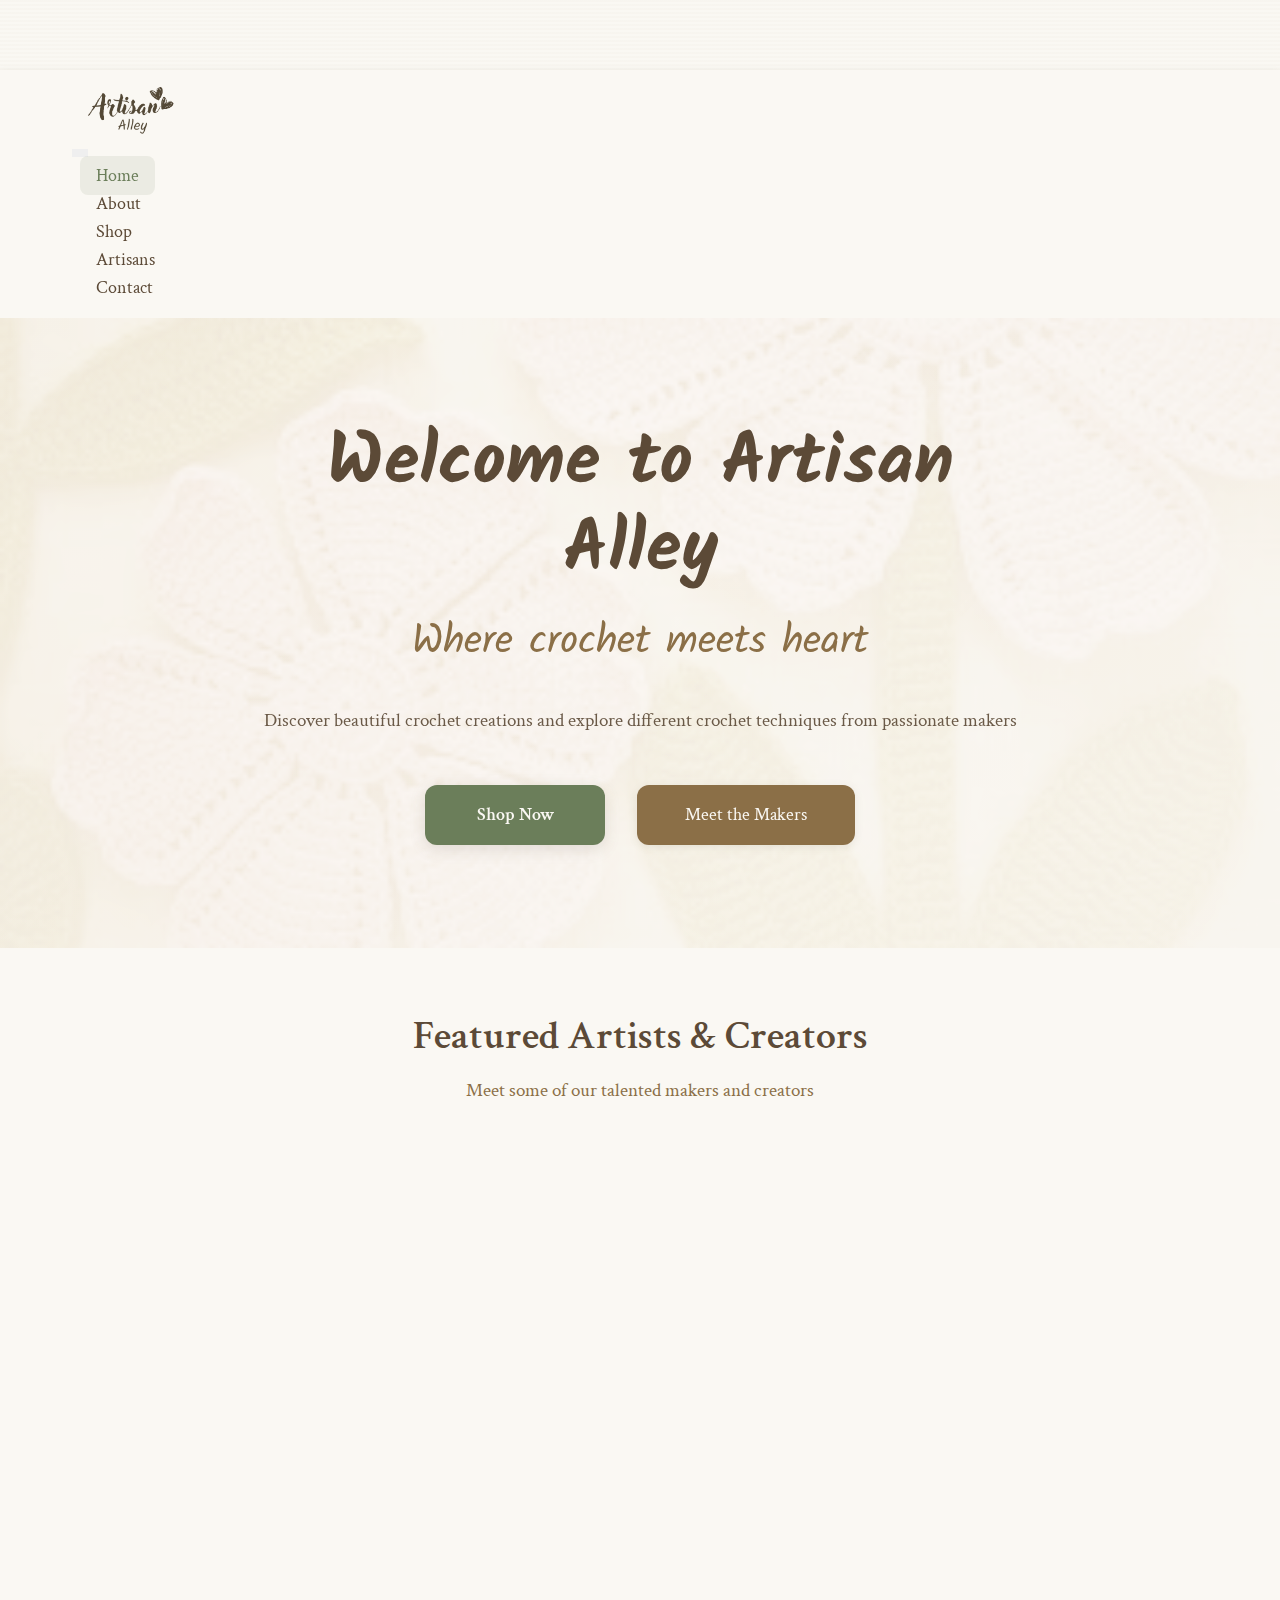
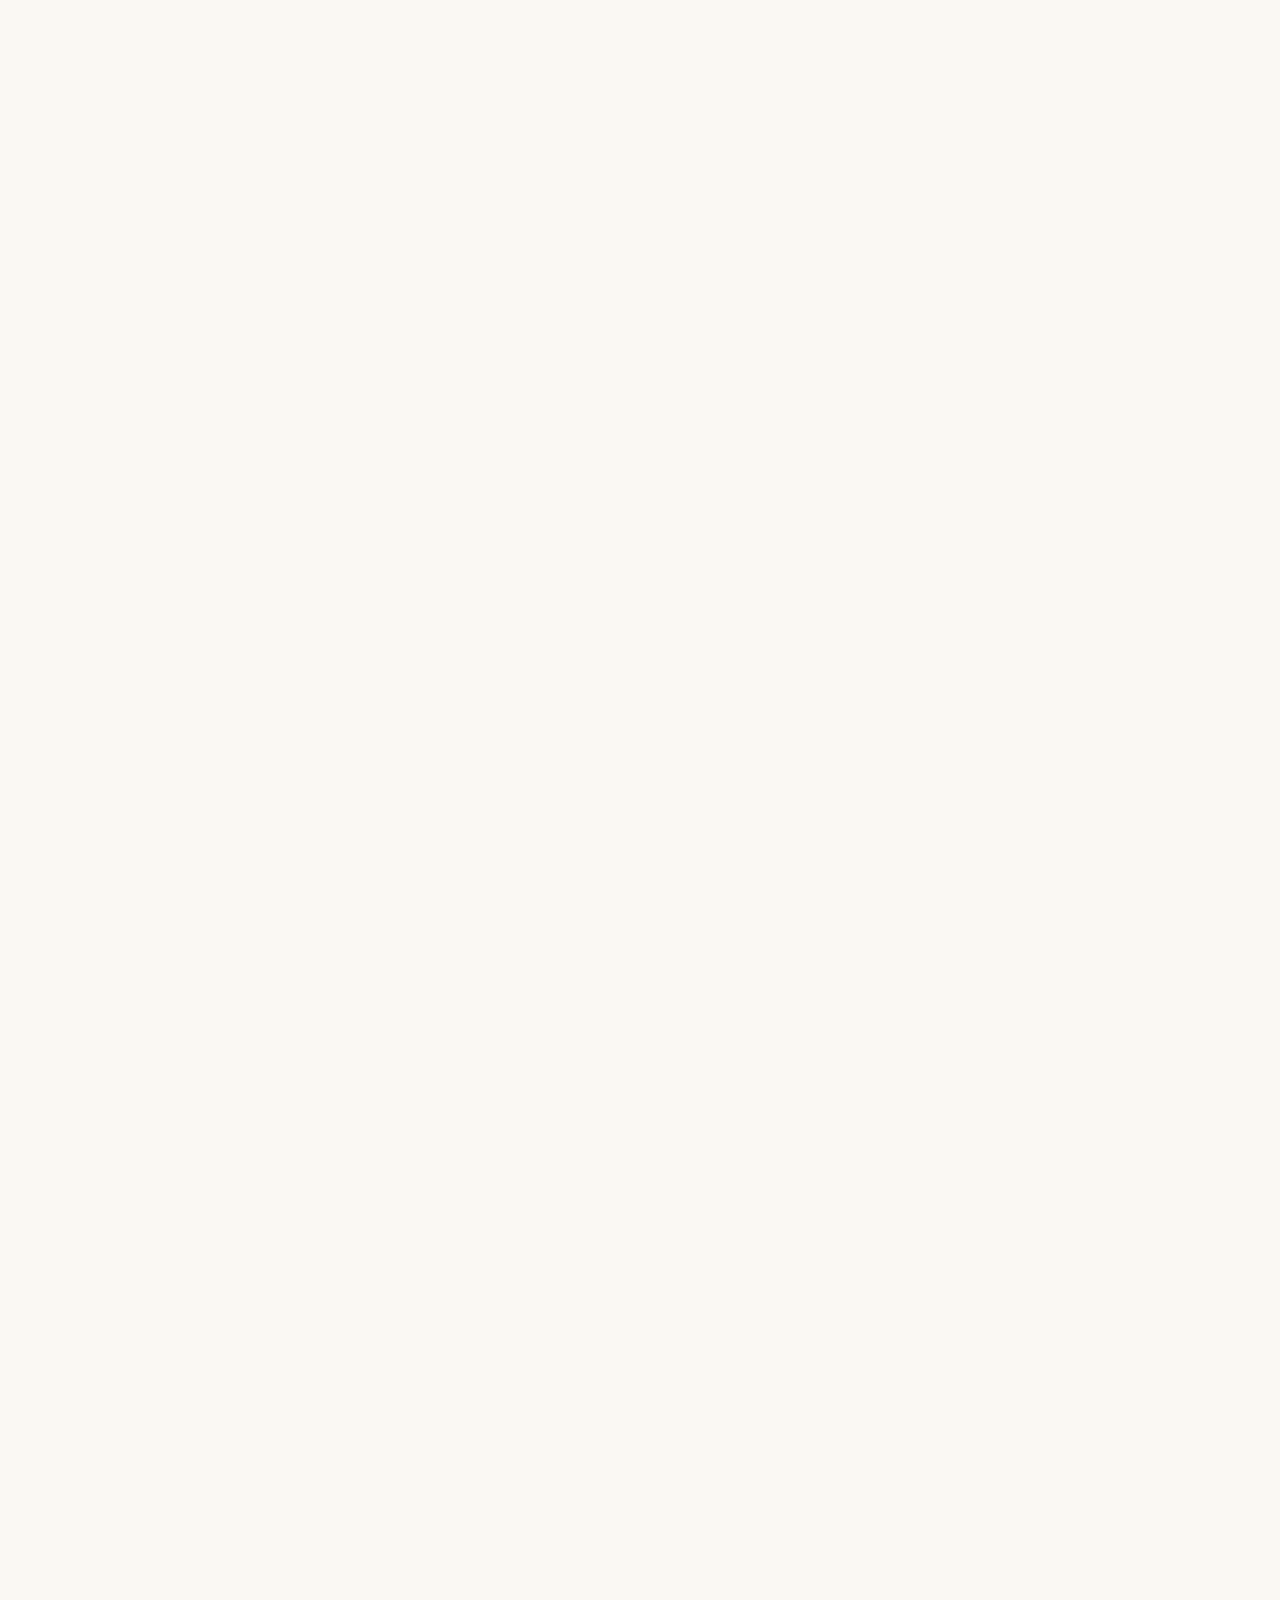
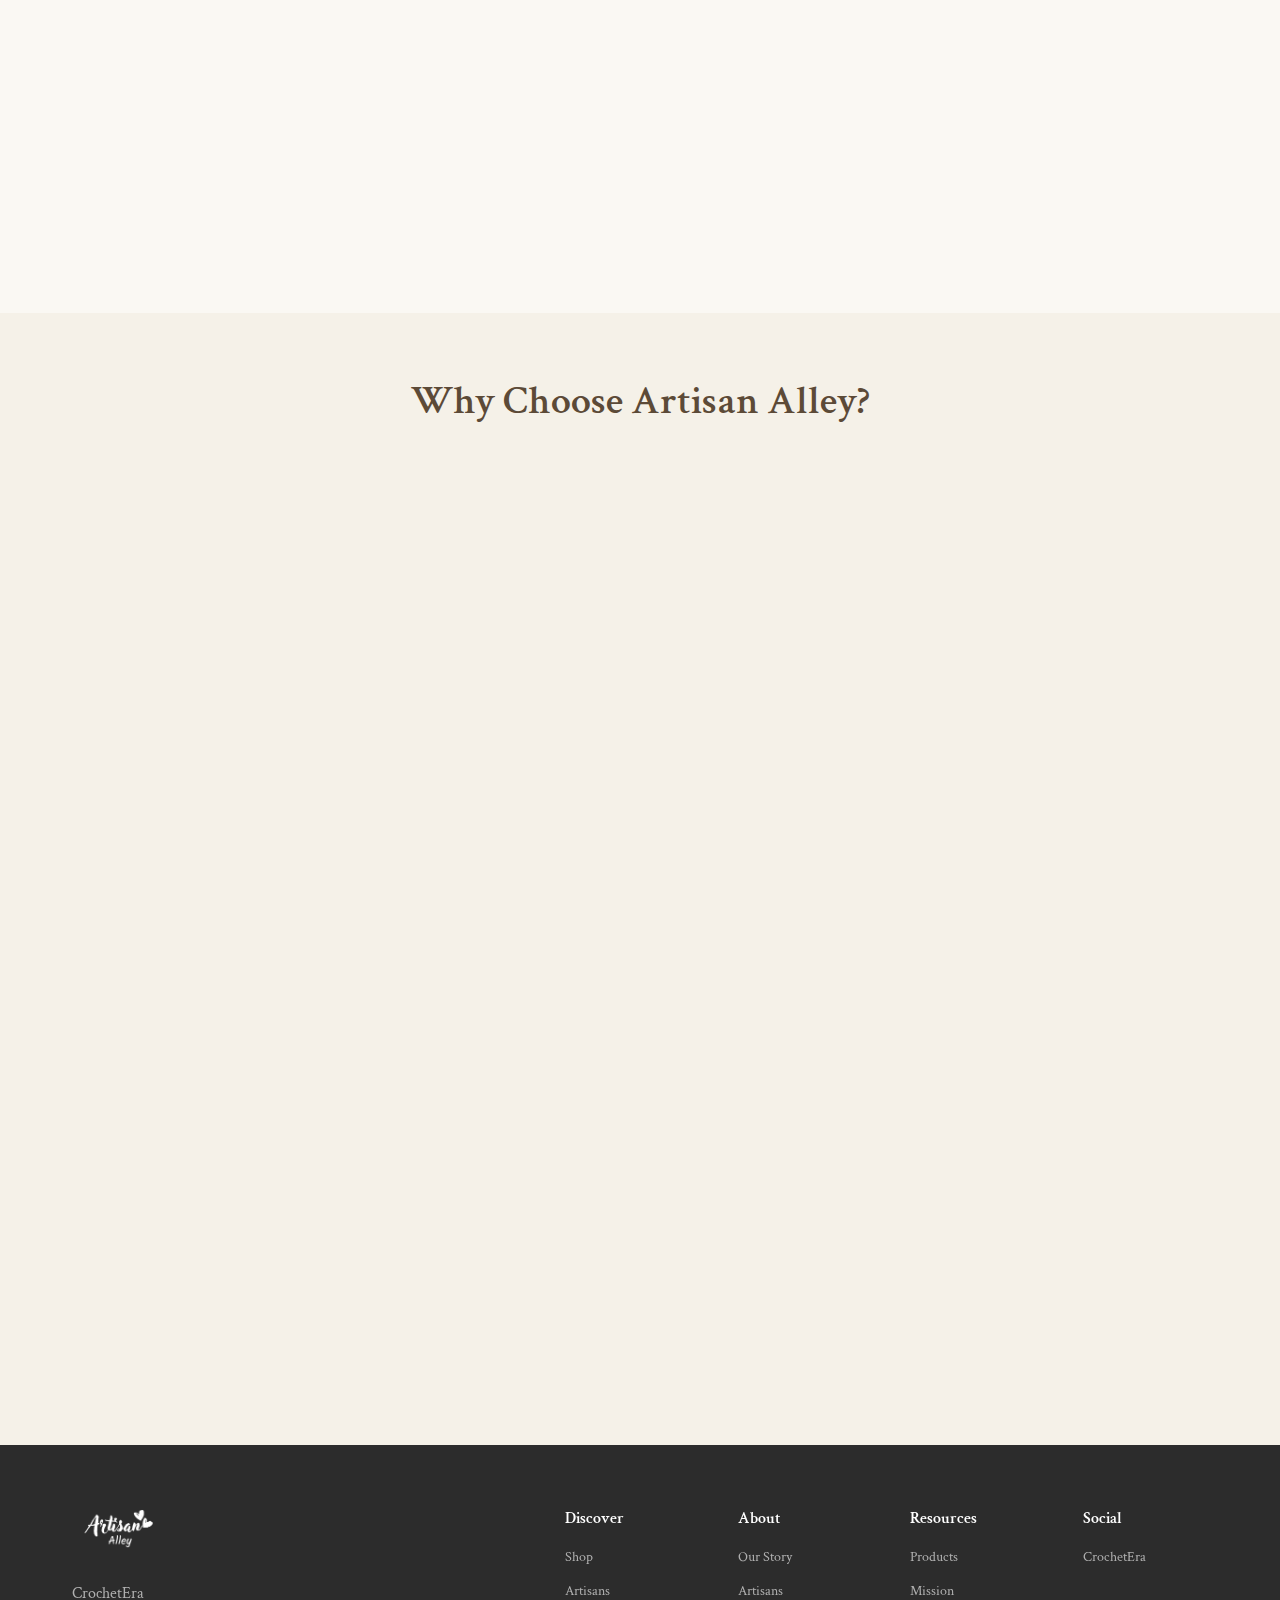
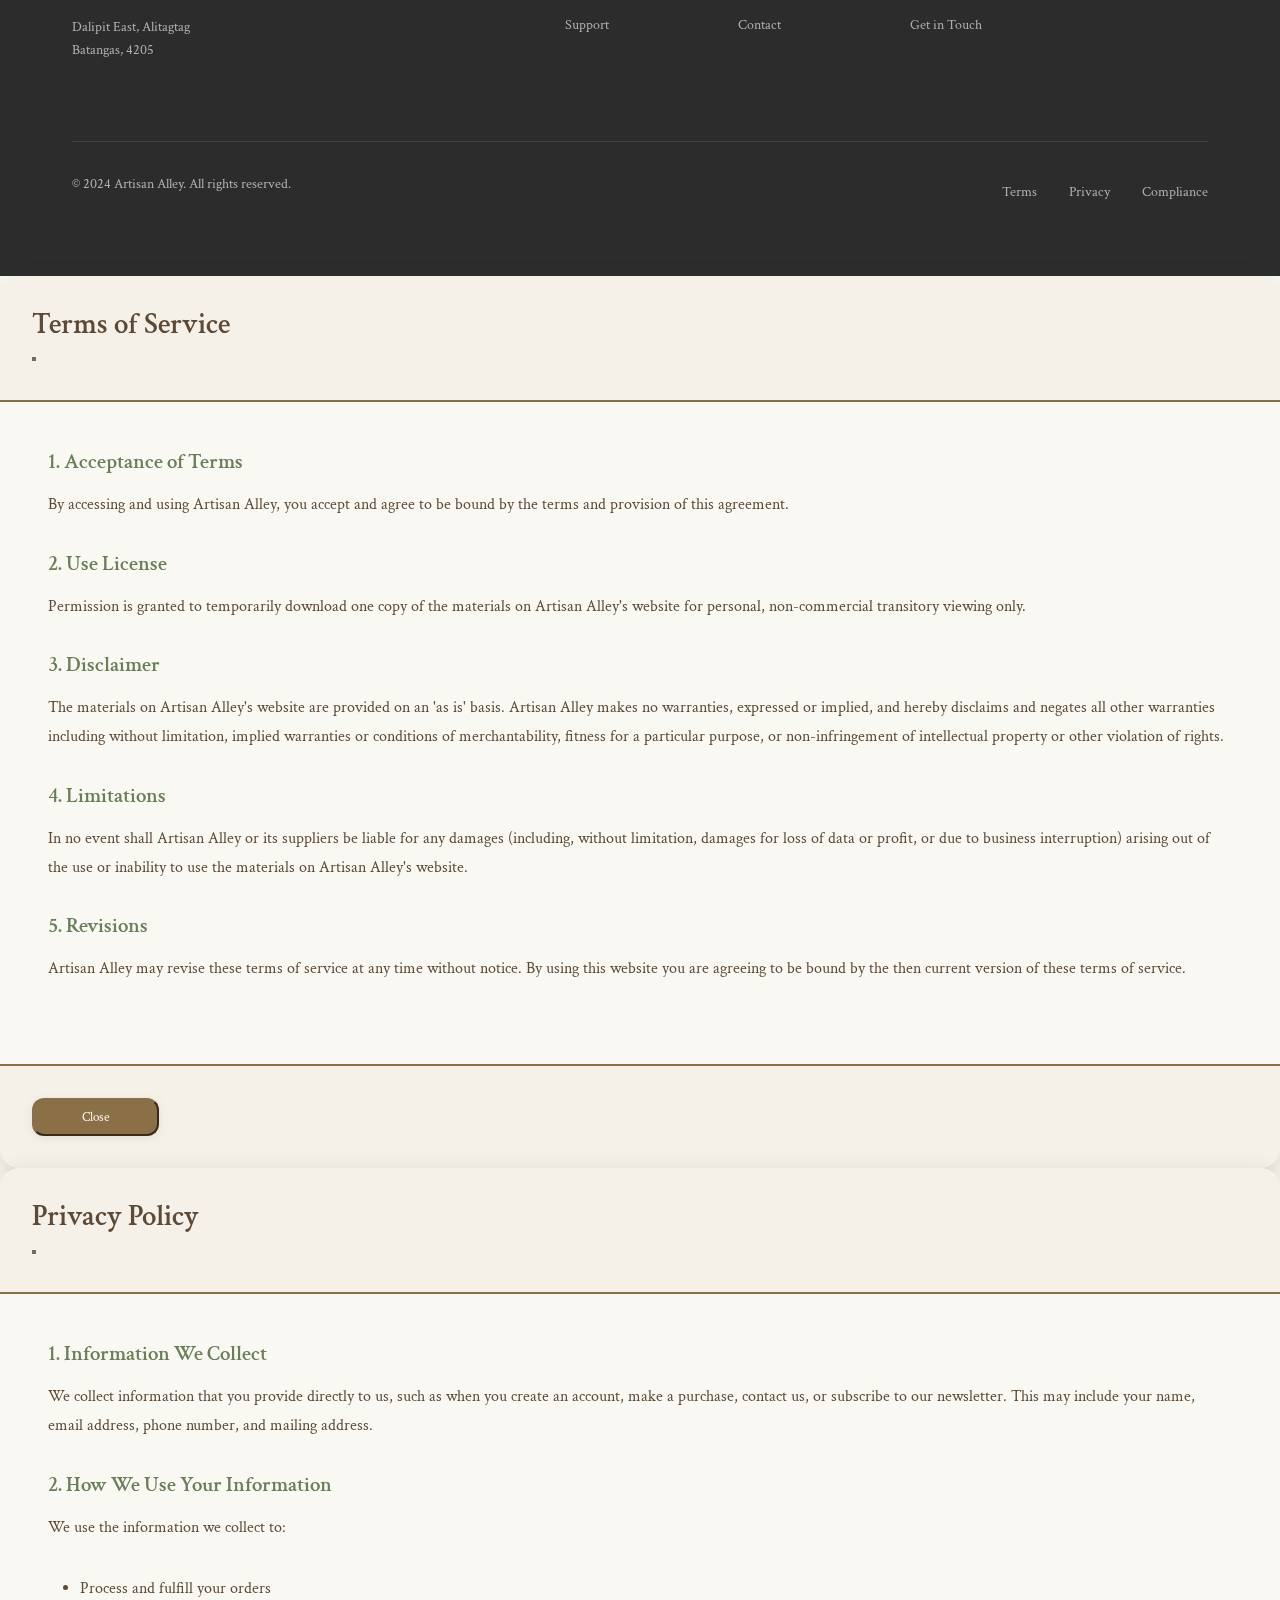
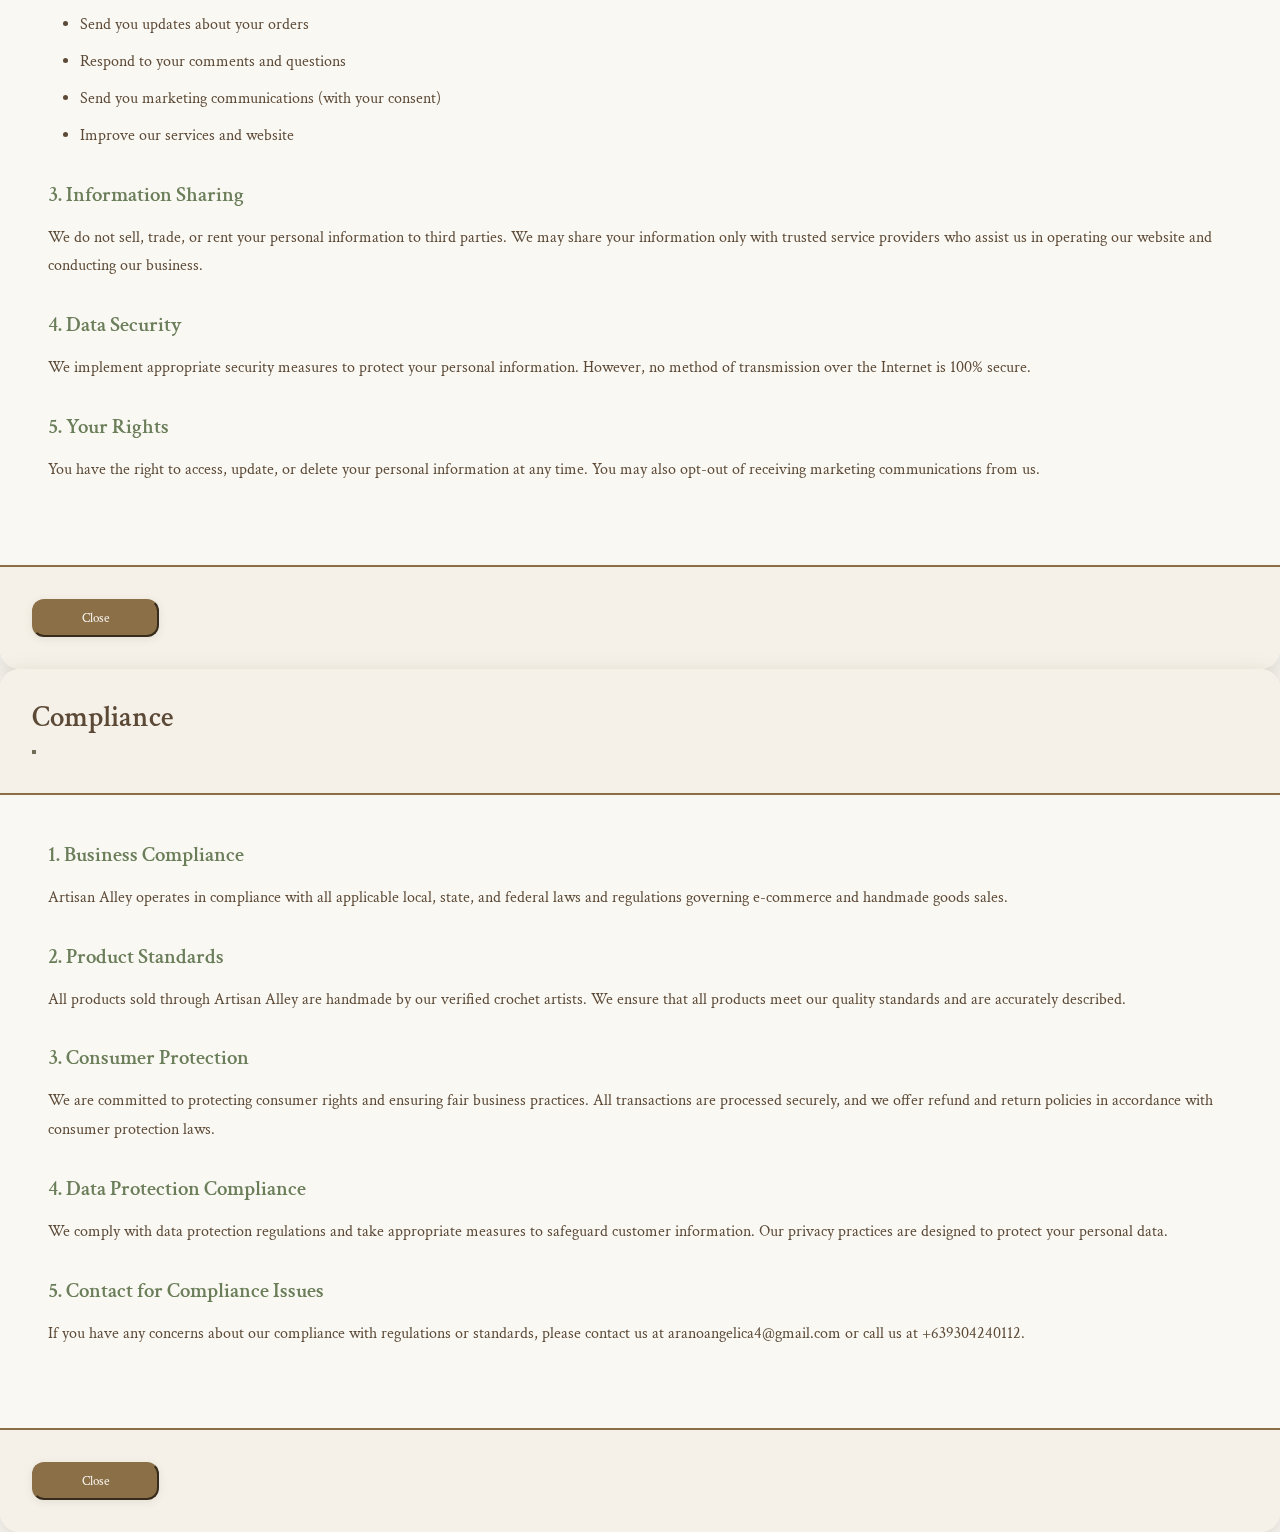
<file: index.html>
<!DOCTYPE html>
<html lang="en">
<head>
    <meta charset="UTF-8">
    <meta name="viewport" content="width=device-width, initial-scale=1.0">
    <meta name="description" content="Artisan Alley - Where crochet meets heart. Discover unique crochet creations and different crochet techniques from passionate makers.">
    <title>Artisan Alley - Where Crochet Meets Heart</title>
    <!-- Bootstrap 5 CSS -->
    <link href="https://cdn.jsdelivr.net/npm/bootstrap@5.3.2/dist/css/bootstrap.min.css" rel="stylesheet" integrity="sha384-T3c6CoIi6uLrA9TneNEoa7RxnatzjcDSCmG1MXxSR1GAsXEV/Dwwykc2MPK8M2HN" crossorigin="anonymous">
    <!-- Custom CSS -->
    <link rel="stylesheet" href="styles.css">
    <!-- Bootstrap Icons -->
    <link rel="stylesheet" href="https://cdn.jsdelivr.net/npm/bootstrap-icons@1.11.1/font/bootstrap-icons.css">
    <!-- Google Fonts -->
    <link rel="preconnect" href="https://fonts.googleapis.com">
    <link rel="preconnect" href="https://fonts.gstatic.com" crossorigin>
    <link href="https://fonts.googleapis.com/css2?family=Crimson+Text:ital,wght@0,400;0,600;1,400&family=Kalam:wght@300;400;700&display=swap" rel="stylesheet">
</head>
<body>
    <div class="page-content">
    <!-- Navigation -->
    <nav class="navbar navbar-expand-lg navbar-light fixed-top custom-navbar">
        <div class="container">
            <a class="navbar-brand logo" href="index.html">
                <img src="img/logo/White BG.png" alt="Artisan Alley" class="logo-img">
            </a>
            <button class="navbar-toggler" type="button" data-bs-toggle="collapse" data-bs-target="#navbarNav" aria-controls="navbarNav" aria-expanded="false" aria-label="Toggle navigation">
                <span class="navbar-toggler-icon"></span>
            </button>
            <div class="collapse navbar-collapse" id="navbarNav">
                <ul class="navbar-nav ms-auto">
                    <li class="nav-item">
                        <a class="nav-link active" href="index.html">Home</a>
                    </li>
                    <li class="nav-item">
                        <a class="nav-link" href="about.html">About</a>
                    </li>
                    <li class="nav-item">
                        <a class="nav-link" href="shop.html">Shop</a>
                    </li>
                    <li class="nav-item">
                        <a class="nav-link" href="artisans.html">Artisans</a>
                    </li>
                    <li class="nav-item">
                        <a class="nav-link" href="contact.html">Contact</a>
                    </li>
                </ul>
            </div>
        </div>
    </nav>

    <!-- Hero Section -->
    <section class="hero">
        <div class="hero-content">
            <h1 class="hero-title">Welcome to Artisan Alley</h1>
            <p class="hero-tagline">Where crochet meets heart</p>
            <p class="hero-description">Discover beautiful crochet creations and explore different crochet techniques from passionate makers</p>
            <div class="hero-buttons">
                <a href="shop.html" class="btn btn-primary">Shop Now</a>
                <a href="artisans.html" class="btn btn-secondary">Meet the Makers</a>
            </div>
        </div>
        <div class="hero-overlay"></div>
    </section>

    <!-- Featured Artisans Section -->
    <section class="featured-artisans py-5">
        <div class="container">
            <h2 class="section-title text-center mb-3">Featured Artists & Creators</h2>
            <p class="section-subtitle text-center mb-5">Meet some of our talented makers and creators</p>
            <div class="row g-4">
                <div class="col-md-6 col-lg-4">
                    <div class="card artisan-card h-100 border-0 shadow-sm">
                        <div class="artisan-image overflow-hidden">
                            <img src="img/artist/Angelica.jpg" class="card-img-top" alt="Angelica Araño - Crochet Artist">
                        </div>
                        <div class="card-body text-center">
                            <h3 class="card-title">Angelica Araño</h3>
                            <p class="artisan-craft text-muted">Master Crochet Artist</p>
                            <p class="card-text artisan-bio">Creating beautiful crochet creations with passion and dedication.</p>
                        </div>
                    </div>
                </div>
                <div class="col-md-6 col-lg-4">
                    <div class="card artisan-card h-100 border-0 shadow-sm">
                        <div class="artisan-image overflow-hidden">
                            <img src="img/artist/Marissa Fabul.jpg" class="card-img-top" alt="Marissa Fabul - DIY Crafts">
                        </div>
                        <div class="card-body text-center">
                            <h3 class="card-title">Marissa Fabul</h3>
                            <p class="artisan-craft text-muted">DIY Crafts</p>
                            <p class="card-text artisan-bio">Creating artistic and functional handmade pieces with creativity and attention to detail.</p>
                        </div>
                    </div>
                </div>
                <div class="col-md-6 col-lg-4">
                    <div class="card artisan-card h-100 border-0 shadow-sm">
                        <div class="artisan-image overflow-hidden">
                            <img src="img/artist/Raymund Asi Rosario.jpg" class="card-img-top" alt="Raymund Asi Rosario - Crochet Artist">
                        </div>
                        <div class="card-body text-center">
                            <h3 class="card-title">Raymund Asi Rosario</h3>
                            <p class="artisan-craft text-muted">Crochet Artist</p>
                            <p class="card-text artisan-bio">Creating unique handcrafted pieces that blend traditional techniques with modern designs.</p>
                        </div>
                    </div>
                </div>
                <div class="col-md-6 col-lg-4">
                    <div class="card artisan-card h-100 border-0 shadow-sm">
                        <div class="artisan-image overflow-hidden">
                            <img src="img/artist/Karl Andrei Villen.png" class="card-img-top" alt="Karl Andrei Villena - Photographer">
                        </div>
                        <div class="card-body text-center">
                            <h3 class="card-title">Karl Andrei Villena</h3>
                            <p class="artisan-craft text-muted">Photographer</p>
                            <p class="card-text artisan-bio">Specializing in product photography for crochet and intricate woven arts with clean, detailed imagery.</p>
                        </div>
                    </div>
                </div>
                <div class="col-md-6 col-lg-4">
                    <div class="card artisan-card h-100 border-0 shadow-sm">
                        <div class="artisan-image overflow-hidden">
                            <img src="img/artist/Aldrin Liabres.png" class="card-img-top" alt="Aldrin Liabres - Nature & Landscape Photographer">
                        </div>
                        <div class="card-body text-center">
                            <h3 class="card-title">Aldrin Liabres</h3>
                            <p class="artisan-craft text-muted">Nature & Landscape Photographer</p>
                            <p class="card-text artisan-bio">Capturing the quiet poetry of landscapes and transforming nature into powerful visual stories.</p>
                        </div>
                    </div>
                </div>
            </div>
        </div>
    </section>

    <!-- Why Choose Us Section -->
    <section class="why-choose py-5">
        <div class="container">
            <h2 class="section-title text-center mb-5">Why Choose Artisan Alley?</h2>
            <div class="row g-4">
                <div class="col-md-6 col-lg-3">
                    <div class="card feature-card h-100 border-0 shadow-sm text-center">
                        <div class="card-body">
                            <div class="feature-icon mb-3"><i class="bi bi-palette-fill"></i></div>
                            <h3 class="card-title">Handcrafted Quality</h3>
                            <p class="card-text">Every piece is made with care, attention to detail, and a passion for craftsmanship.</p>
                        </div>
                    </div>
                </div>
                <div class="col-md-6 col-lg-3">
                    <div class="card feature-card h-100 border-0 shadow-sm text-center">
                        <div class="card-body">
                            <div class="feature-icon mb-3"><i class="bi bi-flower1"></i></div>
                            <h3 class="card-title">Sustainable Practices</h3>
                            <p class="card-text">Supporting eco-friendly materials and local production for a better tomorrow.</p>
                        </div>
                    </div>
                </div>
                <div class="col-md-6 col-lg-3">
                    <div class="card feature-card h-100 border-0 shadow-sm text-center">
                        <div class="card-body">
                            <div class="feature-icon mb-3"><i class="bi bi-people-fill"></i></div>
                            <h3 class="card-title">Community First</h3>
                            <p class="card-text">Building connections between makers and customers, fostering local creativity.</p>
                        </div>
                    </div>
                </div>
                <div class="col-md-6 col-lg-3">
                    <div class="card feature-card h-100 border-0 shadow-sm text-center">
                        <div class="card-body">
                            <div class="feature-icon mb-3"><i class="bi bi-gift-fill"></i></div>
                            <h3 class="card-title">Unique Stories</h3>
                            <p class="card-text">Each creation comes with a story from the artisan who made it with love.</p>
                        </div>
                    </div>
                </div>
            </div>
        </div>
    </section>

    <!-- Footer -->
    <footer class="footer">
        <div class="container">
            <div class="footer-content">
                <div class="footer-brand">
                    <div class="footer-logo">
                        <img src="img/logo/White BG.png" alt="Artisan Alley" class="footer-logo-img">
                    </div>
                    <p class="footer-company">CrochetEra</p>
                    <p class="footer-address">Dalipit East, Alitagtag<br>Batangas, 4205</p>
                </div>
                <div class="footer-nav">
                    <div class="footer-nav-column">
                        <h4>Discover</h4>
                        <ul>
                            <li><a href="shop.html">Shop</a></li>
                            <li><a href="artisans.html">Artisans</a></li>
                            <li><a href="contact.html">Support</a></li>
                        </ul>
                    </div>
                    <div class="footer-nav-column">
                        <h4>About</h4>
                        <ul>
                            <li><a href="about.html">Our Story</a></li>
                            <li><a href="artisans.html">Artisans</a></li>
                            <li><a href="contact.html">Contact</a></li>
                        </ul>
                    </div>
                    <div class="footer-nav-column">
                        <h4>Resources</h4>
                        <ul>
                            <li><a href="shop.html">Products</a></li>
                            <li><a href="about.html">Mission</a></li>
                            <li><a href="contact.html">Get in Touch</a></li>
                        </ul>
                    </div>
                    <div class="footer-nav-column">
                        <h4>Social</h4>
                        <ul>
                            <li><a href="https://www.facebook.com/profile.php?id=61562050847383" target="_blank" rel="noopener noreferrer" aria-label="Facebook">CrochetEra</a></li>
                        </ul>
                    </div>
                </div>
            </div>
            <div class="footer-bottom">
                <p>&copy; 2024 Artisan Alley. All rights reserved.</p>
                <div class="footer-legal">
                    <a href="#" data-bs-toggle="modal" data-bs-target="#termsModal">Terms</a>
                    <a href="#" data-bs-toggle="modal" data-bs-target="#privacyModal">Privacy</a>
                    <a href="#" data-bs-toggle="modal" data-bs-target="#complianceModal">Compliance</a>
                </div>
            </div>
        </div>
    </footer>
    </div>

    <!-- Terms Modal -->
    <div class="modal fade" id="termsModal" tabindex="-1" aria-labelledby="termsModalLabel" aria-hidden="true">
        <div class="modal-dialog modal-dialog-scrollable modal-lg">
            <div class="modal-content custom-modal">
                <div class="modal-header">
                    <h2 class="modal-title" id="termsModalLabel">Terms of Service</h2>
                    <button type="button" class="btn-close" data-bs-dismiss="modal" aria-label="Close"></button>
                </div>
                <div class="modal-body">
                    <h3>1. Acceptance of Terms</h3>
                    <p>By accessing and using Artisan Alley, you accept and agree to be bound by the terms and provision of this agreement.</p>
                    
                    <h3>2. Use License</h3>
                    <p>Permission is granted to temporarily download one copy of the materials on Artisan Alley's website for personal, non-commercial transitory viewing only.</p>
                    
                    <h3>3. Disclaimer</h3>
                    <p>The materials on Artisan Alley's website are provided on an 'as is' basis. Artisan Alley makes no warranties, expressed or implied, and hereby disclaims and negates all other warranties including without limitation, implied warranties or conditions of merchantability, fitness for a particular purpose, or non-infringement of intellectual property or other violation of rights.</p>
                    
                    <h3>4. Limitations</h3>
                    <p>In no event shall Artisan Alley or its suppliers be liable for any damages (including, without limitation, damages for loss of data or profit, or due to business interruption) arising out of the use or inability to use the materials on Artisan Alley's website.</p>
                    
                    <h3>5. Revisions</h3>
                    <p>Artisan Alley may revise these terms of service at any time without notice. By using this website you are agreeing to be bound by the then current version of these terms of service.</p>
                </div>
                <div class="modal-footer">
                    <button type="button" class="btn btn-secondary" data-bs-dismiss="modal">Close</button>
                </div>
            </div>
        </div>
    </div>

    <!-- Privacy Modal -->
    <div class="modal fade" id="privacyModal" tabindex="-1" aria-labelledby="privacyModalLabel" aria-hidden="true">
        <div class="modal-dialog modal-dialog-scrollable modal-lg">
            <div class="modal-content custom-modal">
                <div class="modal-header">
                    <h2 class="modal-title" id="privacyModalLabel">Privacy Policy</h2>
                    <button type="button" class="btn-close" data-bs-dismiss="modal" aria-label="Close"></button>
                </div>
                <div class="modal-body">
                    <h3>1. Information We Collect</h3>
                    <p>We collect information that you provide directly to us, such as when you create an account, make a purchase, contact us, or subscribe to our newsletter. This may include your name, email address, phone number, and mailing address.</p>
                    
                    <h3>2. How We Use Your Information</h3>
                    <p>We use the information we collect to:</p>
                    <ul>
                        <li>Process and fulfill your orders</li>
                        <li>Send you updates about your orders</li>
                        <li>Respond to your comments and questions</li>
                        <li>Send you marketing communications (with your consent)</li>
                        <li>Improve our services and website</li>
                    </ul>
                    
                    <h3>3. Information Sharing</h3>
                    <p>We do not sell, trade, or rent your personal information to third parties. We may share your information only with trusted service providers who assist us in operating our website and conducting our business.</p>
                    
                    <h3>4. Data Security</h3>
                    <p>We implement appropriate security measures to protect your personal information. However, no method of transmission over the Internet is 100% secure.</p>
                    
                    <h3>5. Your Rights</h3>
                    <p>You have the right to access, update, or delete your personal information at any time. You may also opt-out of receiving marketing communications from us.</p>
                </div>
                <div class="modal-footer">
                    <button type="button" class="btn btn-secondary" data-bs-dismiss="modal">Close</button>
                </div>
            </div>
        </div>
    </div>

    <!-- Compliance Modal -->
    <div class="modal fade" id="complianceModal" tabindex="-1" aria-labelledby="complianceModalLabel" aria-hidden="true">
        <div class="modal-dialog modal-dialog-scrollable modal-lg">
            <div class="modal-content custom-modal">
                <div class="modal-header">
                    <h2 class="modal-title" id="complianceModalLabel">Compliance</h2>
                    <button type="button" class="btn-close" data-bs-dismiss="modal" aria-label="Close"></button>
                </div>
                <div class="modal-body">
                    <h3>1. Business Compliance</h3>
                    <p>Artisan Alley operates in compliance with all applicable local, state, and federal laws and regulations governing e-commerce and handmade goods sales.</p>
                    
                    <h3>2. Product Standards</h3>
                    <p>All products sold through Artisan Alley are handmade by our verified crochet artists. We ensure that all products meet our quality standards and are accurately described.</p>
                    
                    <h3>3. Consumer Protection</h3>
                    <p>We are committed to protecting consumer rights and ensuring fair business practices. All transactions are processed securely, and we offer refund and return policies in accordance with consumer protection laws.</p>
                    
                    <h3>4. Data Protection Compliance</h3>
                    <p>We comply with data protection regulations and take appropriate measures to safeguard customer information. Our privacy practices are designed to protect your personal data.</p>
                    
                    <h3>5. Contact for Compliance Issues</h3>
                    <p>If you have any concerns about our compliance with regulations or standards, please contact us at aranoangelica4@gmail.com or call us at +639304240112.</p>
                </div>
                <div class="modal-footer">
                    <button type="button" class="btn btn-secondary" data-bs-dismiss="modal">Close</button>
                </div>
            </div>
        </div>
    </div>

    <!-- Bootstrap 5 JS -->
    <script src="https://cdn.jsdelivr.net/npm/bootstrap@5.3.2/dist/js/bootstrap.bundle.min.js" integrity="sha384-C6RzsynM9kWDrMNeT87bh95OGNyZPhcTNXj1NW7RuBCsyN/o0jlpcV8Qyq46cDfL" crossorigin="anonymous"></script>
    <script src="script.js"></script>
</body>
</html>
</file>
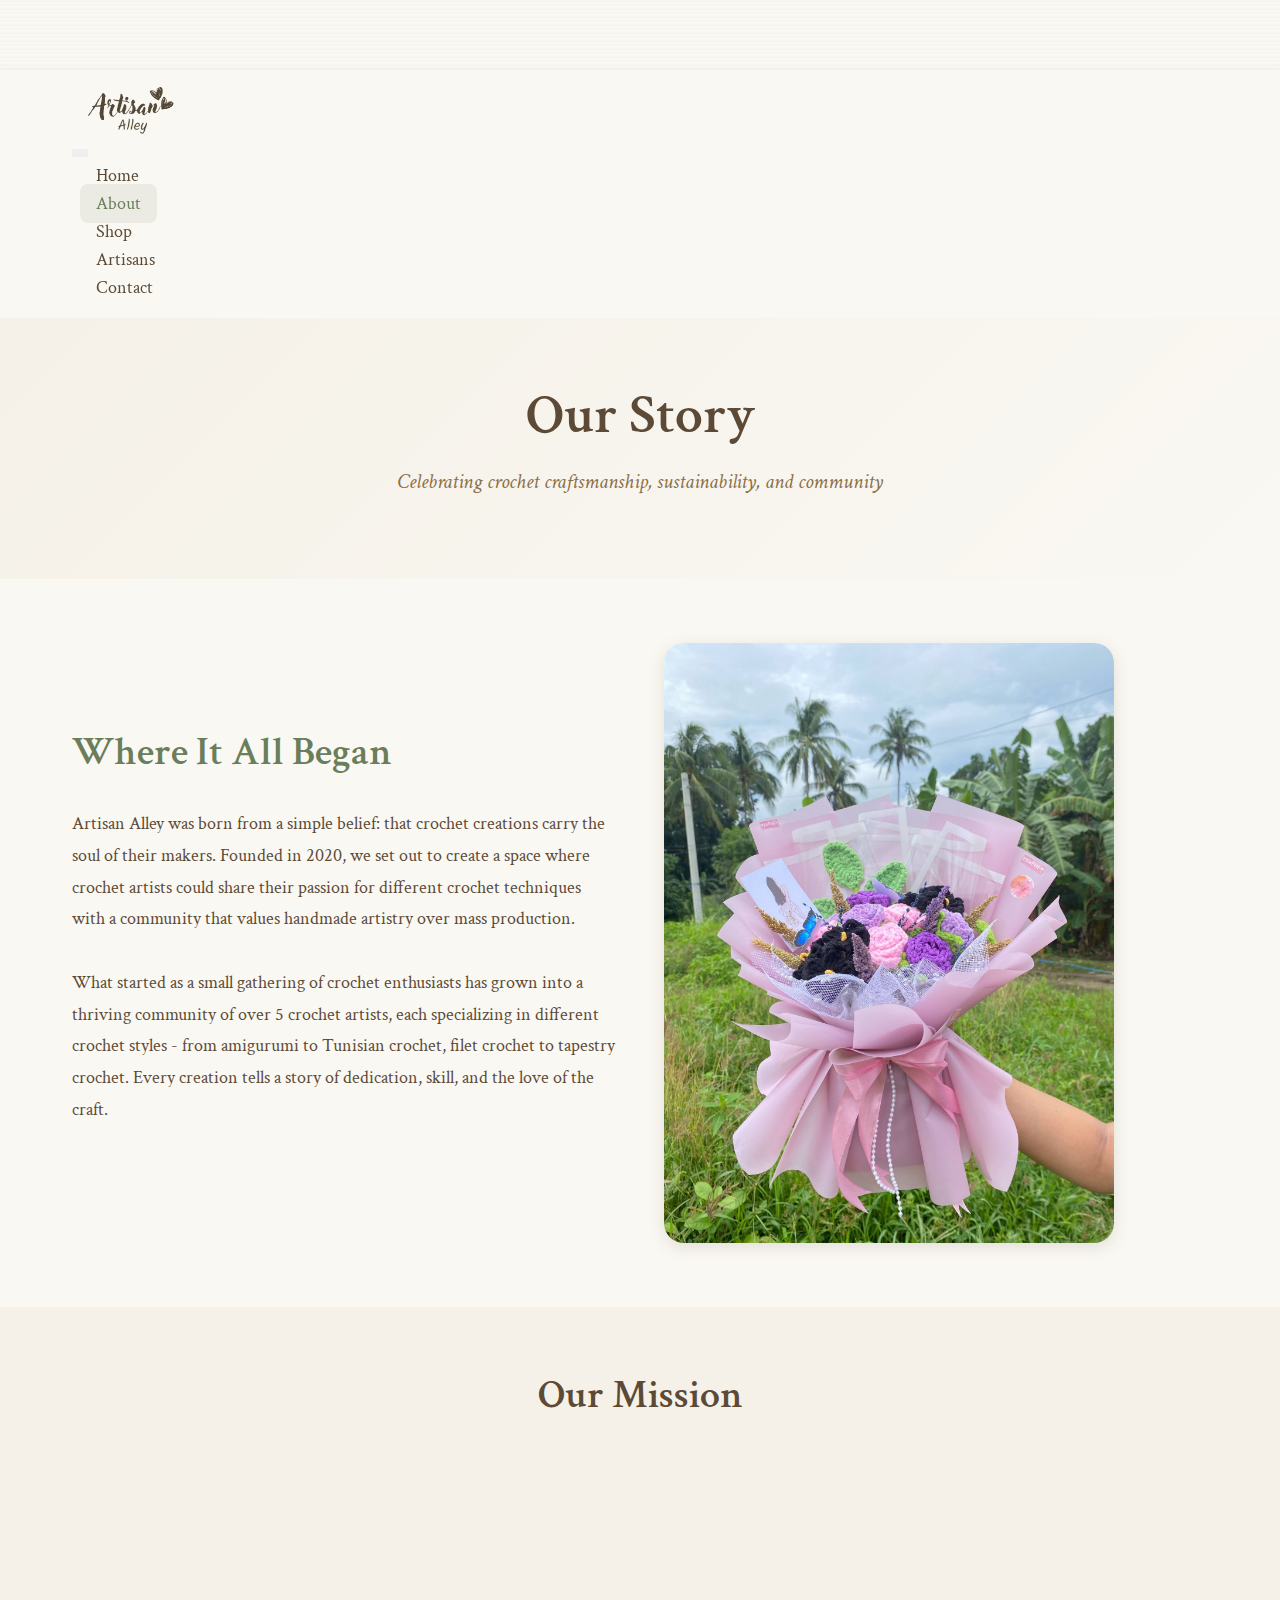
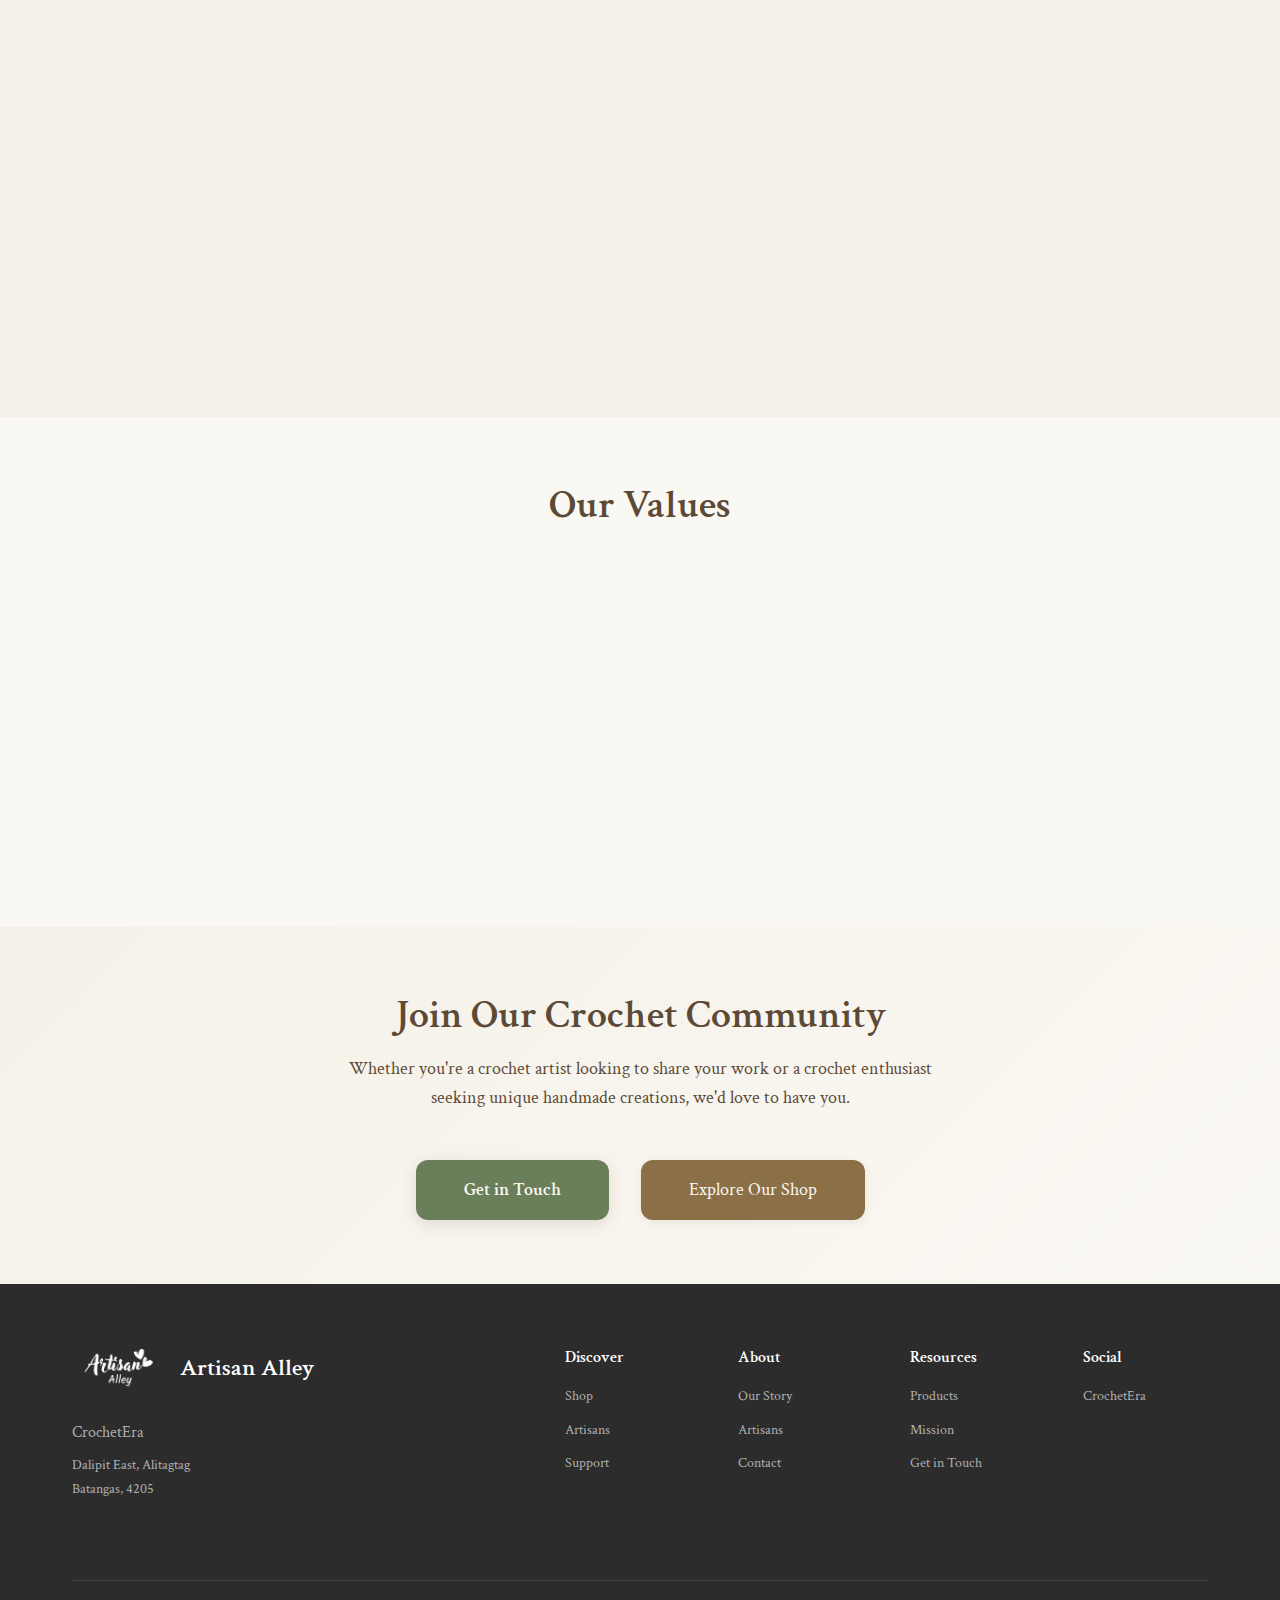
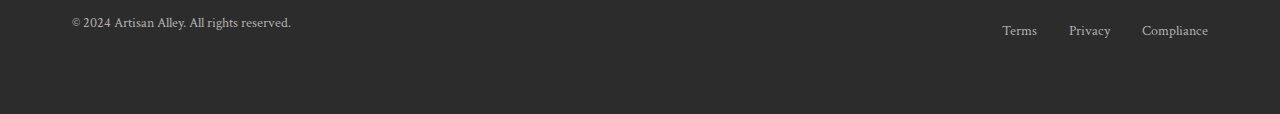
<file: about.html>
<!DOCTYPE html>
<html lang="en">
<head>
    <meta charset="UTF-8">
    <meta name="viewport" content="width=device-width, initial-scale=1.0">
    <meta name="description" content="Learn about Artisan Alley's mission to support crochet artists, celebrate different crochet techniques, and build community.">
    <title>About Us - Artisan Alley</title>
    <!-- Bootstrap 5 CSS -->
    <link href="https://cdn.jsdelivr.net/npm/bootstrap@5.3.2/dist/css/bootstrap.min.css" rel="stylesheet" integrity="sha384-T3c6CoIi6uLrA9TneNEoa7RxnatzjcDSCmG1MXxSR1GAsXEV/Dwwykc2MPK8M2HN" crossorigin="anonymous">
    <!-- Custom CSS -->
    <link rel="stylesheet" href="styles.css">
    <!-- Bootstrap Icons -->
    <link rel="stylesheet" href="https://cdn.jsdelivr.net/npm/bootstrap-icons@1.11.1/font/bootstrap-icons.css">
    <!-- Google Fonts -->
    <link rel="preconnect" href="https://fonts.googleapis.com">
    <link rel="preconnect" href="https://fonts.gstatic.com" crossorigin>
    <link href="https://fonts.googleapis.com/css2?family=Crimson+Text:ital,wght@0,400;0,600;1,400&family=Kalam:wght@300;400;700&display=swap" rel="stylesheet">
</head>
<body>
    <div class="page-content">
    <!-- Navigation -->
    <nav class="navbar navbar-expand-lg navbar-light fixed-top custom-navbar">
        <div class="container">
            <a class="navbar-brand logo" href="index.html">
                <img src="img/logo/White BG.png" alt="Artisan Alley" class="logo-img">
            </a>
            <button class="navbar-toggler" type="button" data-bs-toggle="collapse" data-bs-target="#navbarNav" aria-controls="navbarNav" aria-expanded="false" aria-label="Toggle navigation">
                <span class="navbar-toggler-icon"></span>
            </button>
            <div class="collapse navbar-collapse" id="navbarNav">
                <ul class="navbar-nav ms-auto">
                    <li class="nav-item">
                        <a class="nav-link" href="index.html">Home</a>
                    </li>
                    <li class="nav-item">
                        <a class="nav-link active" href="about.html">About</a>
                    </li>
                    <li class="nav-item">
                        <a class="nav-link" href="shop.html">Shop</a>
                    </li>
                    <li class="nav-item">
                        <a class="nav-link" href="artisans.html">Artisans</a>
                    </li>
                    <li class="nav-item">
                        <a class="nav-link" href="contact.html">Contact</a>
                    </li>
                </ul>
            </div>
        </div>
    </nav>

    <!-- Page Header -->
    <section class="page-header">
        <div class="container">
            <h1>Our Story</h1>
            <p class="page-subtitle">Celebrating crochet craftsmanship, sustainability, and community</p>
        </div>
    </section>

    <!-- Story Section -->
    <section class="story-section">
        <div class="container">
            <div class="story-content">
                <div class="story-text">
                    <h2>Where It All Began</h2>
                    <p>Artisan Alley was born from a simple belief: that crochet creations carry the soul of their makers. Founded in 2020, we set out to create a space where crochet artists could share their passion for different crochet techniques with a community that values handmade artistry over mass production.</p>
                    <p>What started as a small gathering of crochet enthusiasts has grown into a thriving community of over 5 crochet artists, each specializing in different crochet styles - from amigurumi to Tunisian crochet, filet crochet to tapestry crochet. Every creation tells a story of dedication, skill, and the love of the craft.</p>
                </div>
                <div class="story-image">
                    <img src="img/products/65bfe8f2-24b8-4fb8-8d21-90037365d66b.jpg" alt="Artisan workspace">
                </div>
            </div>
        </div>
    </section>

    <!-- Mission Section -->
    <section class="mission-section">
        <div class="container">
            <h2 class="section-title">Our Mission</h2>
            <div class="mission-grid">
                <div class="mission-card">
                    <h3>Support Crochet Artists</h3>
                    <p>We provide a platform for talented crochet artists to showcase their work and connect with customers who appreciate handmade crochet creations. Every purchase directly supports a crochet maker and their unique techniques.</p>
                </div>
                <div class="mission-card">
                    <h3>Celebrate Crochet Techniques</h3>
                    <p>In a world of fast fashion and disposable goods, we celebrate the diverse world of crochet - from traditional stitches to modern techniques. Each piece showcases different crochet styles, made with care, attention to detail, and a commitment to excellence.</p>
                </div>
                <div class="mission-card">
                    <h3>Foster Sustainability</h3>
                    <p>We believe in sustainable practices that respect both people and the planet. Our crochet artists prioritize eco-friendly yarns, natural fibers, and production methods that minimize environmental impact.</p>
                </div>
                <div class="mission-card">
                    <h3>Build Community</h3>
                    <p>Artisan Alley is more than a marketplace—it's a crochet community. We host crochet workshops, events, and gatherings that bring crochet artists and enthusiasts together, fostering connections and shared creativity in the world of crochet.</p>
                </div>
            </div>
        </div>
    </section>

    <!-- Values Section -->
    <section class="values-section">
        <div class="container">
            <h2 class="section-title">Our Values</h2>
            <div class="values-content">
                <div class="value-item">
                    <div class="value-icon"><i class="bi bi-star-fill"></i></div>
                    <h3>Authenticity</h3>
                    <p>Every product is genuine, made by real people with real stories.</p>
                </div>
                <div class="value-item">
                    <div class="value-icon"><i class="bi bi-flower1"></i></div>
                    <h3>Sustainability</h3>
                    <p>We're committed to practices that protect our planet for future generations.</p>
                </div>
                <div class="value-item">
                    <div class="value-icon"><i class="bi bi-heart-fill"></i></div>
                    <h3>Passion</h3>
                    <p>Our artisans pour their heart and soul into every creation.</p>
                </div>
                <div class="value-item">
                    <div class="value-icon"><i class="bi bi-people-fill"></i></div>
                    <h3>Community</h3>
                    <p>We believe in the power of connection and supporting one another.</p>
                </div>
            </div>
        </div>
    </section>

    <!-- CTA Section -->
    <section class="cta-section">
        <div class="container">
            <h2>Join Our Crochet Community</h2>
            <p>Whether you're a crochet artist looking to share your work or a crochet enthusiast seeking unique handmade creations, we'd love to have you.</p>
            <div class="cta-buttons">
                <a href="contact.html" class="btn btn-primary">Get in Touch</a>
                <a href="shop.html" class="btn btn-secondary">Explore Our Shop</a>
            </div>
        </div>
    </section>

    <!-- Footer -->
    <footer class="footer">
        <div class="container">
            <div class="footer-content">
                <div class="footer-brand">
                    <div class="footer-logo">
                        <img src="img/logo/White BG.png" alt="Artisan Alley" class="footer-logo-img">
                        <span class="footer-brand-name">Artisan Alley</span>
                    </div>
                    <p class="footer-company">CrochetEra</p>
                    <p class="footer-address">Dalipit East, Alitagtag<br>Batangas, 4205</p>
                </div>
                <div class="footer-nav">
                    <div class="footer-nav-column">
                        <h4>Discover</h4>
                        <ul>
                            <li><a href="shop.html">Shop</a></li>
                            <li><a href="artisans.html">Artisans</a></li>
                            <li><a href="contact.html">Support</a></li>
                        </ul>
                    </div>
                    <div class="footer-nav-column">
                        <h4>About</h4>
                        <ul>
                            <li><a href="about.html">Our Story</a></li>
                            <li><a href="artisans.html">Artisans</a></li>
                            <li><a href="contact.html">Contact</a></li>
                        </ul>
                    </div>
                    <div class="footer-nav-column">
                        <h4>Resources</h4>
                        <ul>
                            <li><a href="shop.html">Products</a></li>
                            <li><a href="about.html">Mission</a></li>
                            <li><a href="contact.html">Get in Touch</a></li>
                        </ul>
                    </div>
                    <div class="footer-nav-column">
                        <h4>Social</h4>
                        <ul>
                            <li><a href="https://www.facebook.com/profile.php?id=61562050847383" target="_blank" rel="noopener noreferrer" aria-label="Facebook">CrochetEra</a></li>
                        </ul>
                    </div>
                </div>
            </div>
            <div class="footer-bottom">
                <p>&copy; 2024 Artisan Alley. All rights reserved.</p>
                <div class="footer-legal">
                    <a href="#" data-bs-toggle="modal" data-bs-target="#termsModal">Terms</a>
                    <a href="#" data-bs-toggle="modal" data-bs-target="#privacyModal">Privacy</a>
                    <a href="#" data-bs-toggle="modal" data-bs-target="#complianceModal">Compliance</a>
                </div>
            </div>
        </div>
    </footer>
    </div>

    <!-- Bootstrap 5 JS -->
    <script src="https://cdn.jsdelivr.net/npm/bootstrap@5.3.2/dist/js/bootstrap.bundle.min.js" integrity="sha384-C6RzsynM9kWDrMNeT87bh95OGNyZPhcTNXj1NW7RuBCsyN/o0jlpcV8Qyq46cDfL" crossorigin="anonymous"></script>
    <script src="script.js"></script>
</body>
</html>
</file>
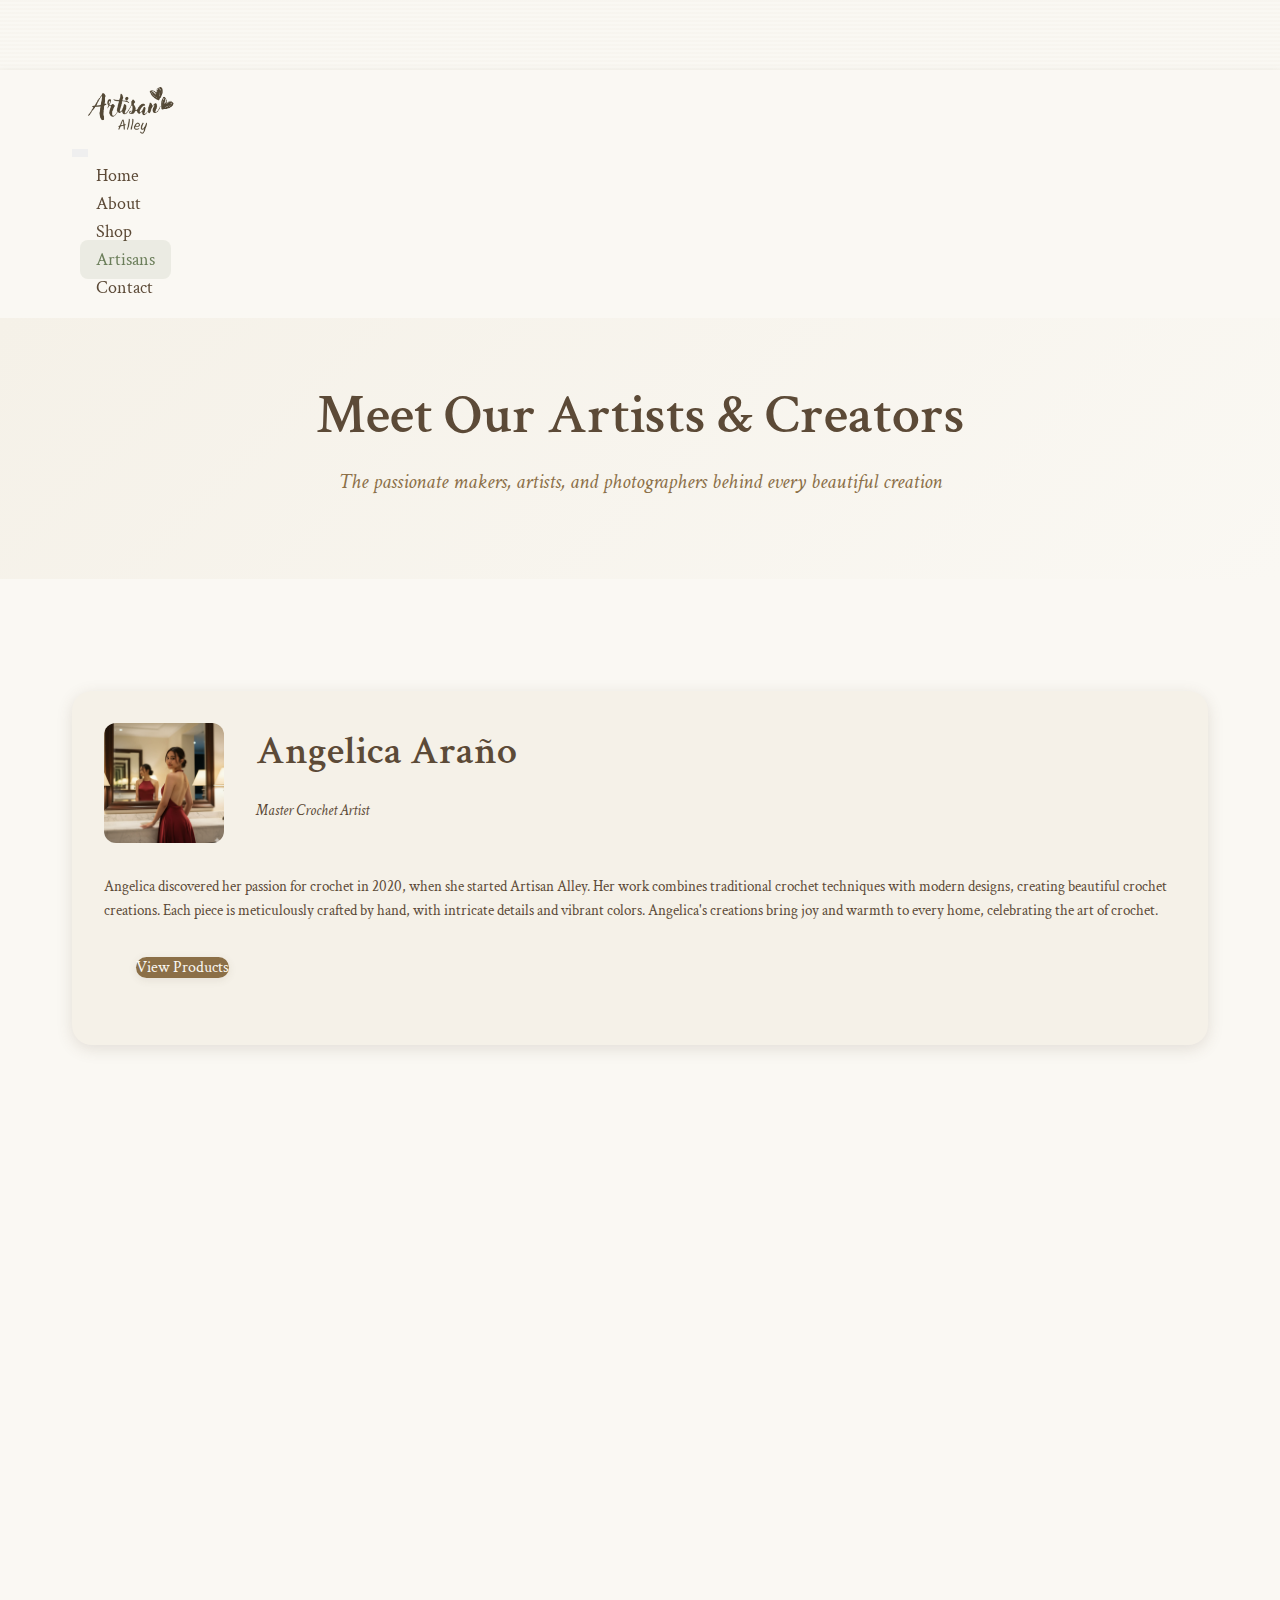
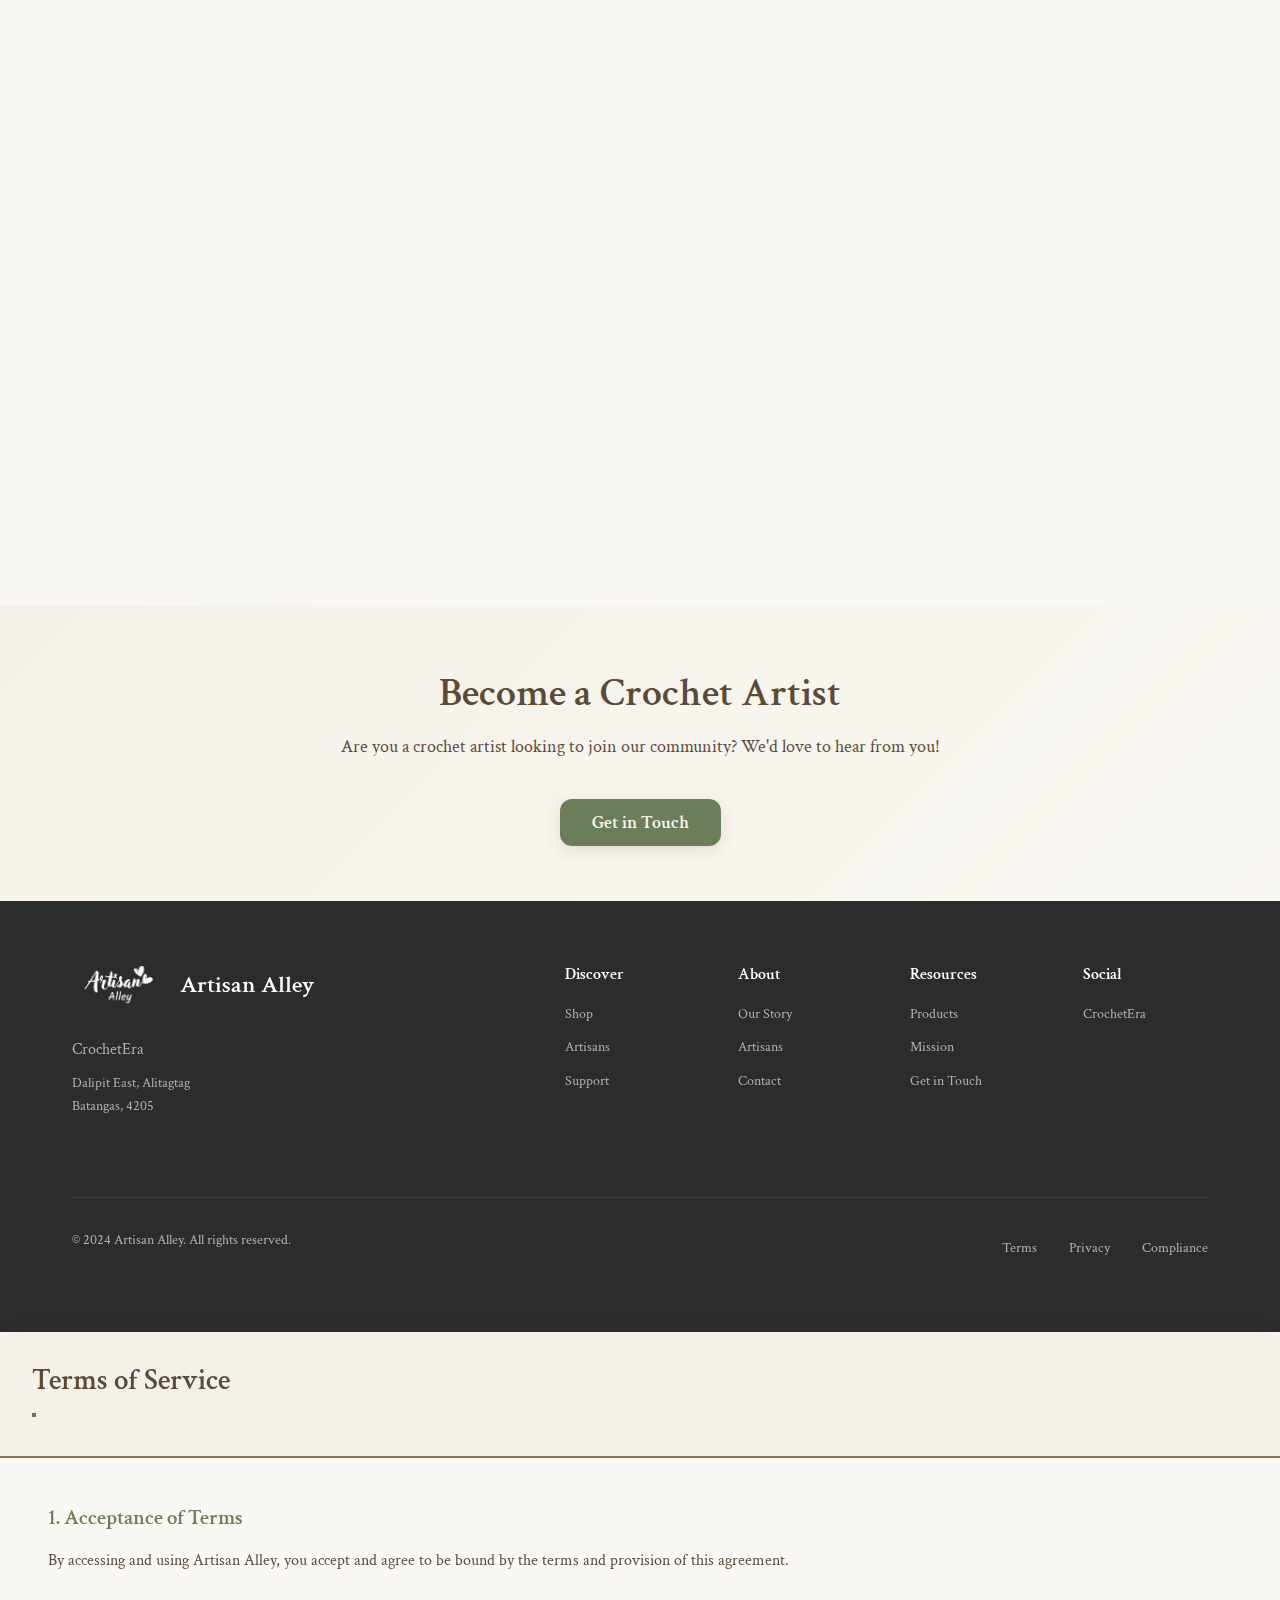
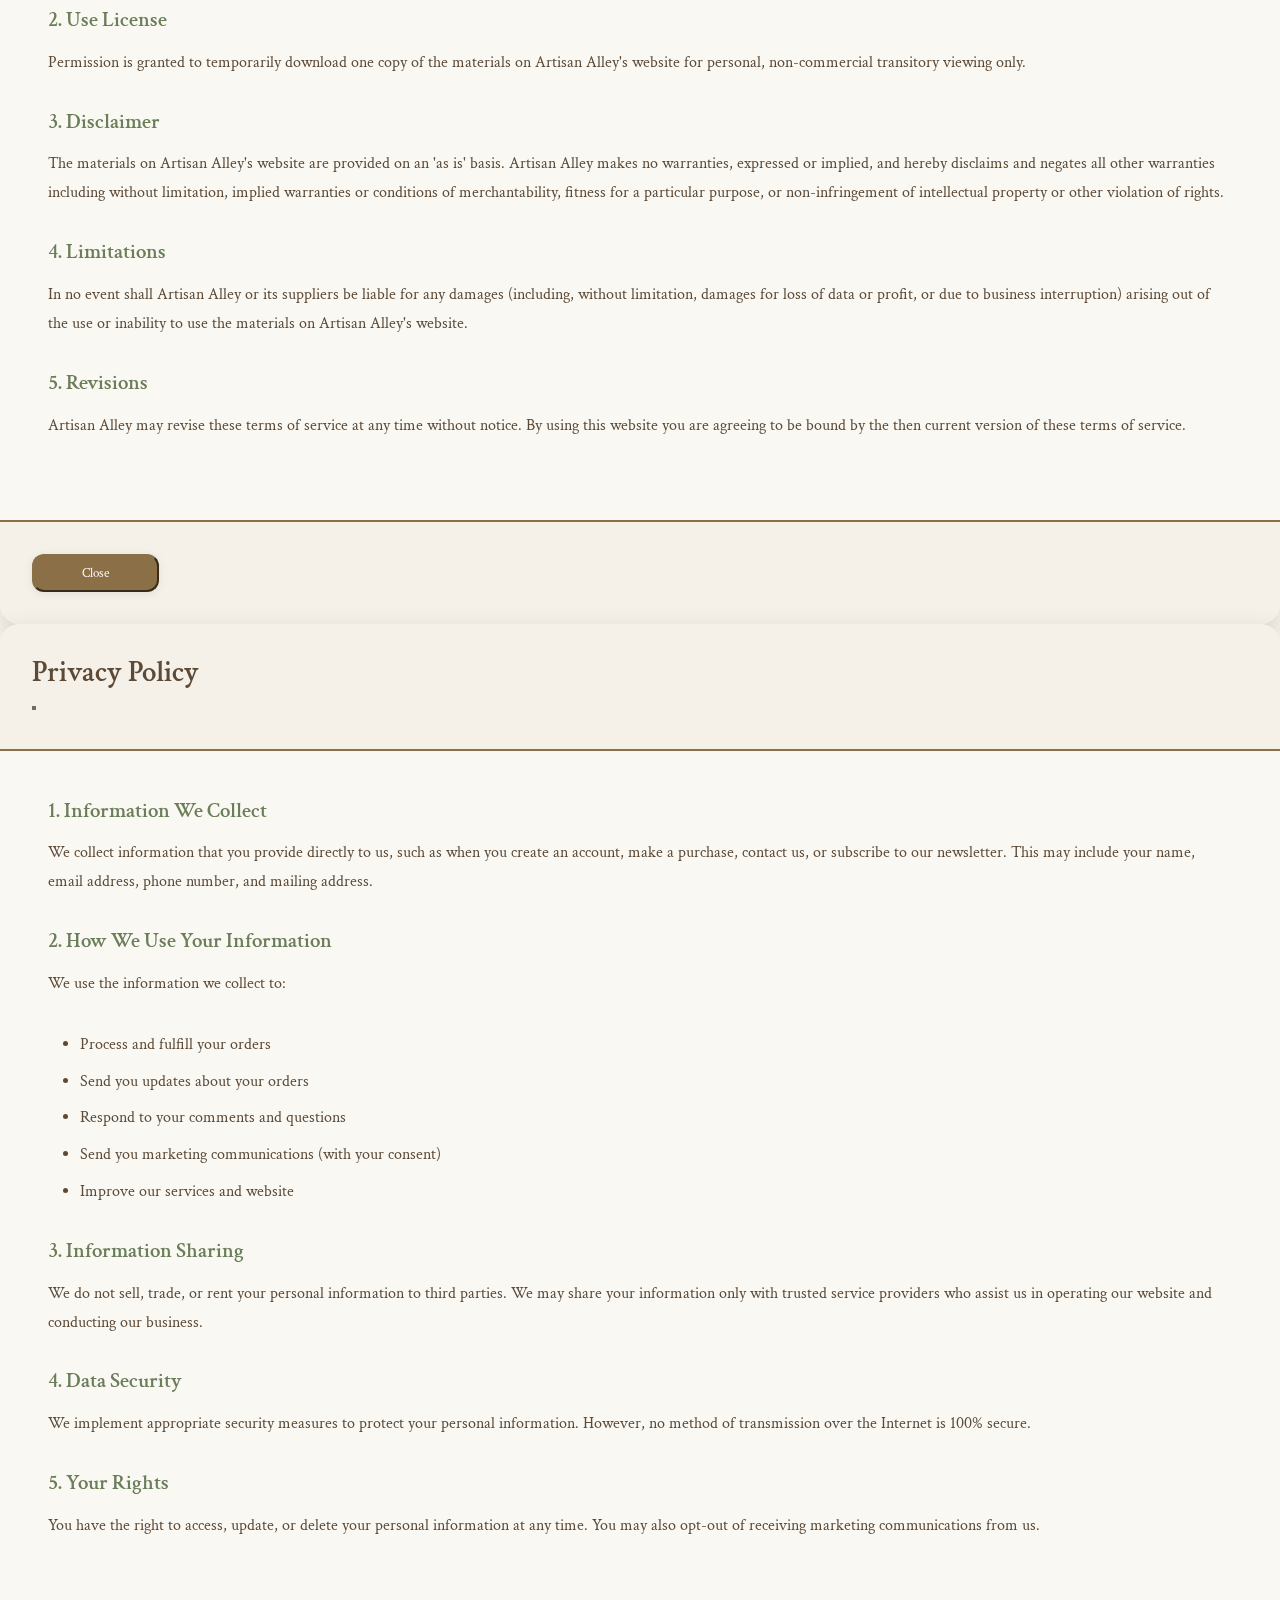
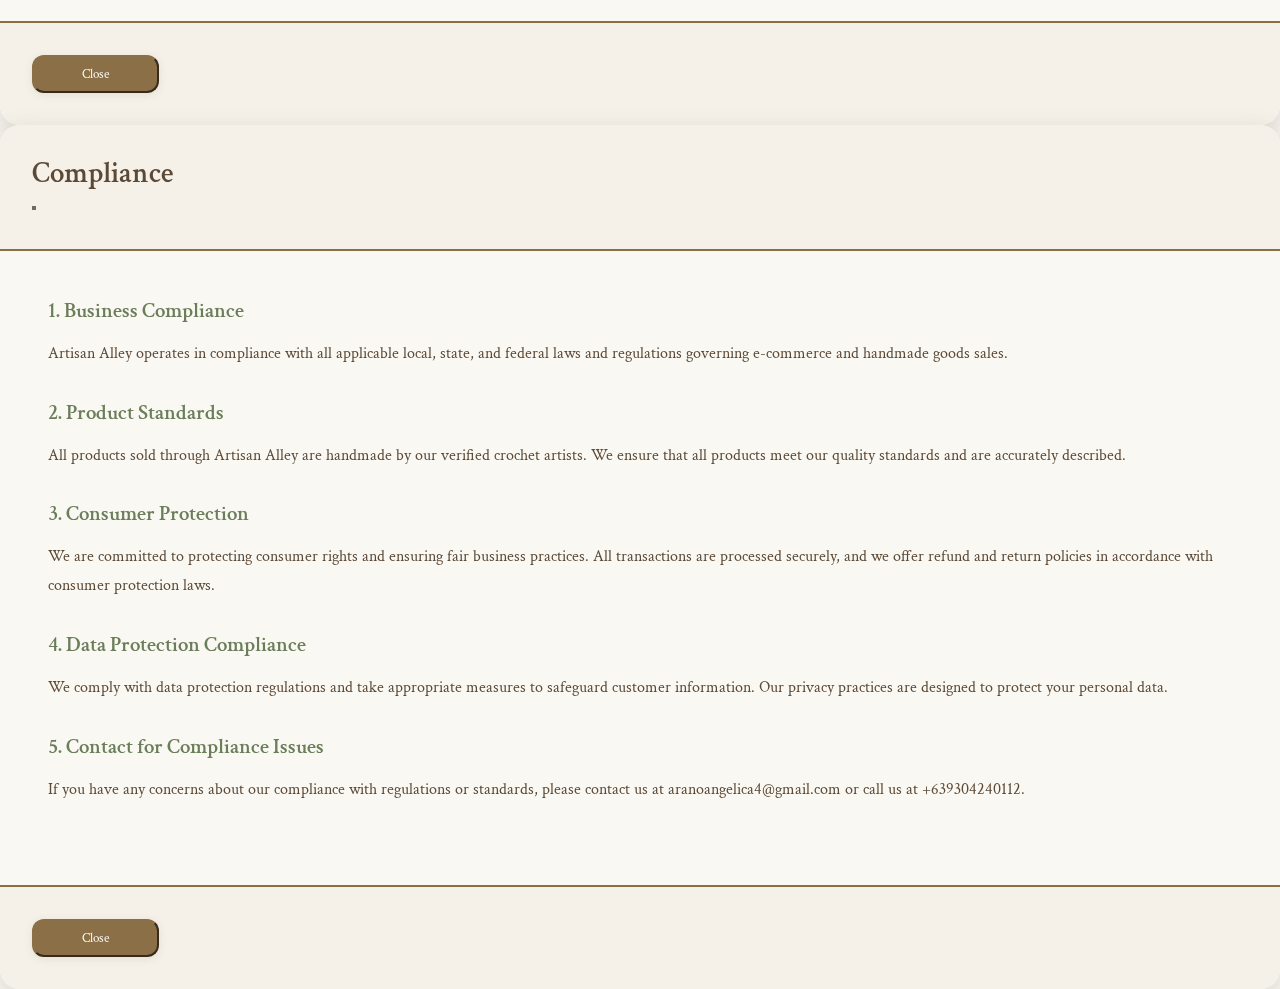
<file: artisans.html>
<!DOCTYPE html>
<html lang="en">
<head>
    <meta charset="UTF-8">
    <meta name="viewport" content="width=device-width, initial-scale=1.0">
    <meta name="description" content="Meet the talented crochet artists behind Artisan Alley's beautiful crochet creations.">
    <title>Meet the Crochet Artists - Artisan Alley</title>
    <!-- Bootstrap 5 CSS -->
    <link href="https://cdn.jsdelivr.net/npm/bootstrap@5.3.2/dist/css/bootstrap.min.css" rel="stylesheet" integrity="sha384-T3c6CoIi6uLrA9TneNEoa7RxnatzjcDSCmG1MXxSR1GAsXEV/Dwwykc2MPK8M2HN" crossorigin="anonymous">
    <!-- Bootstrap Icons -->
    <link rel="stylesheet" href="https://cdn.jsdelivr.net/npm/bootstrap-icons@1.11.1/font/bootstrap-icons.css">
    <!-- Custom CSS -->
    <link rel="stylesheet" href="styles.css">
    <!-- Google Fonts -->
    <link rel="preconnect" href="https://fonts.googleapis.com">
    <link rel="preconnect" href="https://fonts.gstatic.com" crossorigin>
    <link href="https://fonts.googleapis.com/css2?family=Crimson+Text:ital,wght@0,400;0,600;1,400&family=Kalam:wght@300;400;700&display=swap" rel="stylesheet">
</head>
<body>
    <div class="page-content">
    <!-- Navigation -->
    <nav class="navbar navbar-expand-lg navbar-light fixed-top custom-navbar">
        <div class="container">
            <a class="navbar-brand logo" href="index.html">
                <img src="img/logo/White BG.png" alt="Artisan Alley" class="logo-img">
            </a>
            <button class="navbar-toggler" type="button" data-bs-toggle="collapse" data-bs-target="#navbarNav" aria-controls="navbarNav" aria-expanded="false" aria-label="Toggle navigation">
                <span class="navbar-toggler-icon"></span>
            </button>
            <div class="collapse navbar-collapse" id="navbarNav">
                <ul class="navbar-nav ms-auto">
                    <li class="nav-item">
                        <a class="nav-link" href="index.html">Home</a>
                    </li>
                    <li class="nav-item">
                        <a class="nav-link" href="about.html">About</a>
                    </li>
                    <li class="nav-item">
                        <a class="nav-link" href="shop.html">Shop</a>
                    </li>
                    <li class="nav-item">
                        <a class="nav-link active" href="artisans.html">Artisans</a>
                    </li>
                    <li class="nav-item">
                        <a class="nav-link" href="contact.html">Contact</a>
                    </li>
                </ul>
            </div>
        </div>
    </nav>

    <!-- Page Header -->
    <section class="page-header">
        <div class="container">
            <h1>Meet Our Artists & Creators</h1>
            <p class="page-subtitle">The passionate makers, artists, and photographers behind every beautiful creation</p>
        </div>
    </section>

    <!-- Artisans Grid -->
    <section class="artisans-section">
        <div class="container">
            <div class="artisans-grid">
                <div class="artisan-profile-card featured-artisan">
                    <div class="artisan-profile-header">
                        <div class="artisan-profile-image">
                            <img src="img/artist/Angelica.jpg" alt="Angelica Araño">
                        </div>
                        <div class="artisan-profile-name-section">
                            <h2>Angelica Araño</h2>
                            <p class="artisan-specialty">Master Crochet Artist</p>
                        </div>
                    </div>
                    <div class="artisan-profile-info">
                        <p class="artisan-bio-full">Angelica discovered her passion for crochet in 2020, when she started Artisan Alley. Her work combines traditional crochet techniques with modern designs, creating beautiful crochet creations. Each piece is meticulously crafted by hand, with intricate details and vibrant colors. Angelica's creations bring joy and warmth to every home, celebrating the art of crochet.</p>
                        <div class="artisan-links">
                            <a href="shop.html" class="btn btn-secondary btn-small">View Products</a>
                        </div>
                    </div>
                </div>

                <div class="artisan-profile-card">
                    <div class="artisan-profile-header">
                        <div class="artisan-profile-image">
                            <img src="img/artist/Marissa Fabul.jpg" alt="Marissa Fabul">
                        </div>
                        <div class="artisan-profile-name-section">
                            <h2>Marissa Fabul</h2>
                            <p class="artisan-specialty">DIY Crafts</p>
                        </div>
                    </div>
                    <div class="artisan-profile-info">
                        <p class="artisan-bio-full">I discovered my love for DIY crafts in 2019, when I started experimenting with different handmade projects. What began as a simple hobby quickly grew into a passion for creating pieces that are both artistic and functional. Each item I make is carefully crafted by hand, blending creativity with attention to detail. From personalized accessories to home décor, my DIY creations are designed to bring warmth, character, and inspiration into everyday life. For me, crafting is more than just making things — it's about celebrating creativity, finding joy in the process, and sharing that happiness with others.</p>
                        <div class="artisan-links">
                            <a href="shop.html" class="btn btn-secondary btn-small">View Products</a>
                        </div>
                    </div>
                </div>

                <div class="artisan-profile-card">
                    <div class="artisan-profile-header">
                        <div class="artisan-profile-image">
                            <img src="img/artist/Raymund Asi Rosario.jpg" alt="Raymund Asi Rosario">
                        </div>
                        <div class="artisan-profile-name-section">
                            <h2>Raymund Asi Rosario</h2>
                            <p class="artisan-specialty">Crochet Artist</p>
                        </div>
                    </div>
                    <div class="artisan-profile-info">
                        <p class="artisan-bio-full">He discovered his love for crochet in 2021. He creates unique, handcrafted pieces that blend traditional techniques with modern designs, bringing warmth and charm to every home.</p>
                        <div class="artisan-links">
                            <a href="shop.html" class="btn btn-secondary btn-small">View Products</a>
                        </div>
                    </div>
                </div>

                <div class="artisan-profile-card">
                    <div class="artisan-profile-header">
                        <div class="artisan-profile-image">
                            <img src="img/artist/Karl Andrei Villen.png" alt="Karl Andrei Villena">
                        </div>
                        <div class="artisan-profile-name-section">
                            <h2>Karl Andrei Villena</h2>
                            <p class="artisan-specialty">Photographer</p>
                        </div>
                    </div>
                    <div class="artisan-profile-info">
                        <p class="artisan-bio-full">Since 2021, Karl has honed a precise, expressive style, becoming known for his ability to translate the texture, detail, and craftsmanship of textiles into stunning visual narratives. He captures moments where modern design meets heartfelt narrative. He specializes in product photography for crochet and intricate woven arts, using modern design techniques to produce clean, detailed, and meaningful imagery.</p>
                        <div class="artisan-links">
                            <a href="shop.html" class="btn btn-secondary btn-small">View Portfolio</a>
                        </div>
                    </div>
                </div>

                <div class="artisan-profile-card">
                    <div class="artisan-profile-header">
                        <div class="artisan-profile-image">
                            <img src="img/artist/Aldrin Liabres.png" alt="Aldrin Liabres">
                        </div>
                        <div class="artisan-profile-name-section">
                            <h2>Aldrin Liabres</h2>
                            <p class="artisan-specialty">Nature & Landscape Photographer</p>
                        </div>
                    </div>
                    <div class="artisan-profile-info">
                        <p class="artisan-bio-full">Since 2021, Aldrin has developed a distinctive and expressive visual style rooted in his deep appreciation for the natural world. Known for his ability to capture the quiet poetry of landscapes, he transforms the colors, textures, and rhythms of nature into powerful visual stories. His work highlights the harmony between light and environment, revealing moments where the raw beauty of the earth meets thoughtful artistic perspective. Specializing in nature and outdoor photography, Aldrin creates clean, immersive, and emotionally resonant images that celebrate the serenity, vibrancy, and wonder found in the world around us.</p>
                        <div class="artisan-links">
                            <a href="shop.html" class="btn btn-secondary btn-small">View Portfolio</a>
                        </div>
                    </div>
                </div>
            </div>
        </div>
    </section>

    <!-- CTA Section -->
    <section class="cta-section">
        <div class="container">
            <h2>Become a Crochet Artist</h2>
            <p>Are you a crochet artist looking to join our community? We'd love to hear from you!</p>
            <a href="contact.html" class="btn btn-primary">Get in Touch</a>
        </div>
    </section>

    <!-- Footer -->
    <footer class="footer">
        <div class="container">
            <div class="footer-content">
                <div class="footer-brand">
                    <div class="footer-logo">
                        <img src="img/logo/White BG.png" alt="Artisan Alley" class="footer-logo-img">
                        <span class="footer-brand-name">Artisan Alley</span>
                    </div>
                    <p class="footer-company">CrochetEra</p>
                    <p class="footer-address">Dalipit East, Alitagtag<br>Batangas, 4205</p>
                </div>
                <div class="footer-nav">
                    <div class="footer-nav-column">
                        <h4>Discover</h4>
                        <ul>
                            <li><a href="shop.html">Shop</a></li>
                            <li><a href="artisans.html">Artisans</a></li>
                            <li><a href="contact.html">Support</a></li>
                        </ul>
                    </div>
                    <div class="footer-nav-column">
                        <h4>About</h4>
                        <ul>
                            <li><a href="about.html">Our Story</a></li>
                            <li><a href="artisans.html">Artisans</a></li>
                            <li><a href="contact.html">Contact</a></li>
                        </ul>
                    </div>
                    <div class="footer-nav-column">
                        <h4>Resources</h4>
                        <ul>
                            <li><a href="shop.html">Products</a></li>
                            <li><a href="about.html">Mission</a></li>
                            <li><a href="contact.html">Get in Touch</a></li>
                        </ul>
                    </div>
                    <div class="footer-nav-column">
                        <h4>Social</h4>
                        <ul>
                            <li><a href="https://www.facebook.com/profile.php?id=61562050847383" target="_blank" rel="noopener noreferrer" aria-label="Facebook">CrochetEra</a></li>
                        </ul>
                    </div>
                </div>
            </div>
            <div class="footer-bottom">
                <p>&copy; 2024 Artisan Alley. All rights reserved.</p>
                <div class="footer-legal">
                    <a href="#" data-bs-toggle="modal" data-bs-target="#termsModal">Terms</a>
                    <a href="#" data-bs-toggle="modal" data-bs-target="#privacyModal">Privacy</a>
                    <a href="#" data-bs-toggle="modal" data-bs-target="#complianceModal">Compliance</a>
                </div>
            </div>
        </div>
    </footer>
    </div>

    <!-- Terms Modal -->
    <div class="modal fade" id="termsModal" tabindex="-1" aria-labelledby="termsModalLabel" aria-hidden="true">
        <div class="modal-dialog modal-dialog-scrollable modal-lg">
            <div class="modal-content custom-modal">
                <div class="modal-header">
                    <h2 class="modal-title" id="termsModalLabel">Terms of Service</h2>
                    <button type="button" class="btn-close" data-bs-dismiss="modal" aria-label="Close"></button>
                </div>
                <div class="modal-body">
                    <h3>1. Acceptance of Terms</h3>
                    <p>By accessing and using Artisan Alley, you accept and agree to be bound by the terms and provision of this agreement.</p>
                    
                    <h3>2. Use License</h3>
                    <p>Permission is granted to temporarily download one copy of the materials on Artisan Alley's website for personal, non-commercial transitory viewing only.</p>
                    
                    <h3>3. Disclaimer</h3>
                    <p>The materials on Artisan Alley's website are provided on an 'as is' basis. Artisan Alley makes no warranties, expressed or implied, and hereby disclaims and negates all other warranties including without limitation, implied warranties or conditions of merchantability, fitness for a particular purpose, or non-infringement of intellectual property or other violation of rights.</p>
                    
                    <h3>4. Limitations</h3>
                    <p>In no event shall Artisan Alley or its suppliers be liable for any damages (including, without limitation, damages for loss of data or profit, or due to business interruption) arising out of the use or inability to use the materials on Artisan Alley's website.</p>
                    
                    <h3>5. Revisions</h3>
                    <p>Artisan Alley may revise these terms of service at any time without notice. By using this website you are agreeing to be bound by the then current version of these terms of service.</p>
                </div>
                <div class="modal-footer">
                    <button type="button" class="btn btn-secondary" data-bs-dismiss="modal">Close</button>
                </div>
            </div>
        </div>
    </div>

    <!-- Privacy Modal -->
    <div class="modal fade" id="privacyModal" tabindex="-1" aria-labelledby="privacyModalLabel" aria-hidden="true">
        <div class="modal-dialog modal-dialog-scrollable modal-lg">
            <div class="modal-content custom-modal">
                <div class="modal-header">
                    <h2 class="modal-title" id="privacyModalLabel">Privacy Policy</h2>
                    <button type="button" class="btn-close" data-bs-dismiss="modal" aria-label="Close"></button>
                </div>
                <div class="modal-body">
                    <h3>1. Information We Collect</h3>
                    <p>We collect information that you provide directly to us, such as when you create an account, make a purchase, contact us, or subscribe to our newsletter. This may include your name, email address, phone number, and mailing address.</p>
                    
                    <h3>2. How We Use Your Information</h3>
                    <p>We use the information we collect to:</p>
                    <ul>
                        <li>Process and fulfill your orders</li>
                        <li>Send you updates about your orders</li>
                        <li>Respond to your comments and questions</li>
                        <li>Send you marketing communications (with your consent)</li>
                        <li>Improve our services and website</li>
                    </ul>
                    
                    <h3>3. Information Sharing</h3>
                    <p>We do not sell, trade, or rent your personal information to third parties. We may share your information only with trusted service providers who assist us in operating our website and conducting our business.</p>
                    
                    <h3>4. Data Security</h3>
                    <p>We implement appropriate security measures to protect your personal information. However, no method of transmission over the Internet is 100% secure.</p>
                    
                    <h3>5. Your Rights</h3>
                    <p>You have the right to access, update, or delete your personal information at any time. You may also opt-out of receiving marketing communications from us.</p>
                </div>
                <div class="modal-footer">
                    <button type="button" class="btn btn-secondary" data-bs-dismiss="modal">Close</button>
                </div>
            </div>
        </div>
    </div>

    <!-- Compliance Modal -->
    <div class="modal fade" id="complianceModal" tabindex="-1" aria-labelledby="complianceModalLabel" aria-hidden="true">
        <div class="modal-dialog modal-dialog-scrollable modal-lg">
            <div class="modal-content custom-modal">
                <div class="modal-header">
                    <h2 class="modal-title" id="complianceModalLabel">Compliance</h2>
                    <button type="button" class="btn-close" data-bs-dismiss="modal" aria-label="Close"></button>
                </div>
                <div class="modal-body">
                    <h3>1. Business Compliance</h3>
                    <p>Artisan Alley operates in compliance with all applicable local, state, and federal laws and regulations governing e-commerce and handmade goods sales.</p>
                    
                    <h3>2. Product Standards</h3>
                    <p>All products sold through Artisan Alley are handmade by our verified crochet artists. We ensure that all products meet our quality standards and are accurately described.</p>
                    
                    <h3>3. Consumer Protection</h3>
                    <p>We are committed to protecting consumer rights and ensuring fair business practices. All transactions are processed securely, and we offer refund and return policies in accordance with consumer protection laws.</p>
                    
                    <h3>4. Data Protection Compliance</h3>
                    <p>We comply with data protection regulations and take appropriate measures to safeguard customer information. Our privacy practices are designed to protect your personal data.</p>
                    
                    <h3>5. Contact for Compliance Issues</h3>
                    <p>If you have any concerns about our compliance with regulations or standards, please contact us at aranoangelica4@gmail.com or call us at +639304240112.</p>
                </div>
                <div class="modal-footer">
                    <button type="button" class="btn btn-secondary" data-bs-dismiss="modal">Close</button>
                </div>
            </div>
        </div>
    </div>

    <!-- Bootstrap 5 JS -->
    <script src="https://cdn.jsdelivr.net/npm/bootstrap@5.3.2/dist/js/bootstrap.bundle.min.js" integrity="sha384-C6RzsynM9kWDrMNeT87bh95OGNyZPhcTNXj1NW7RuBCsyN/o0jlpcV8Qyq46cDfL" crossorigin="anonymous"></script>
    <script src="script.js"></script>
</body>
</html>
</file>
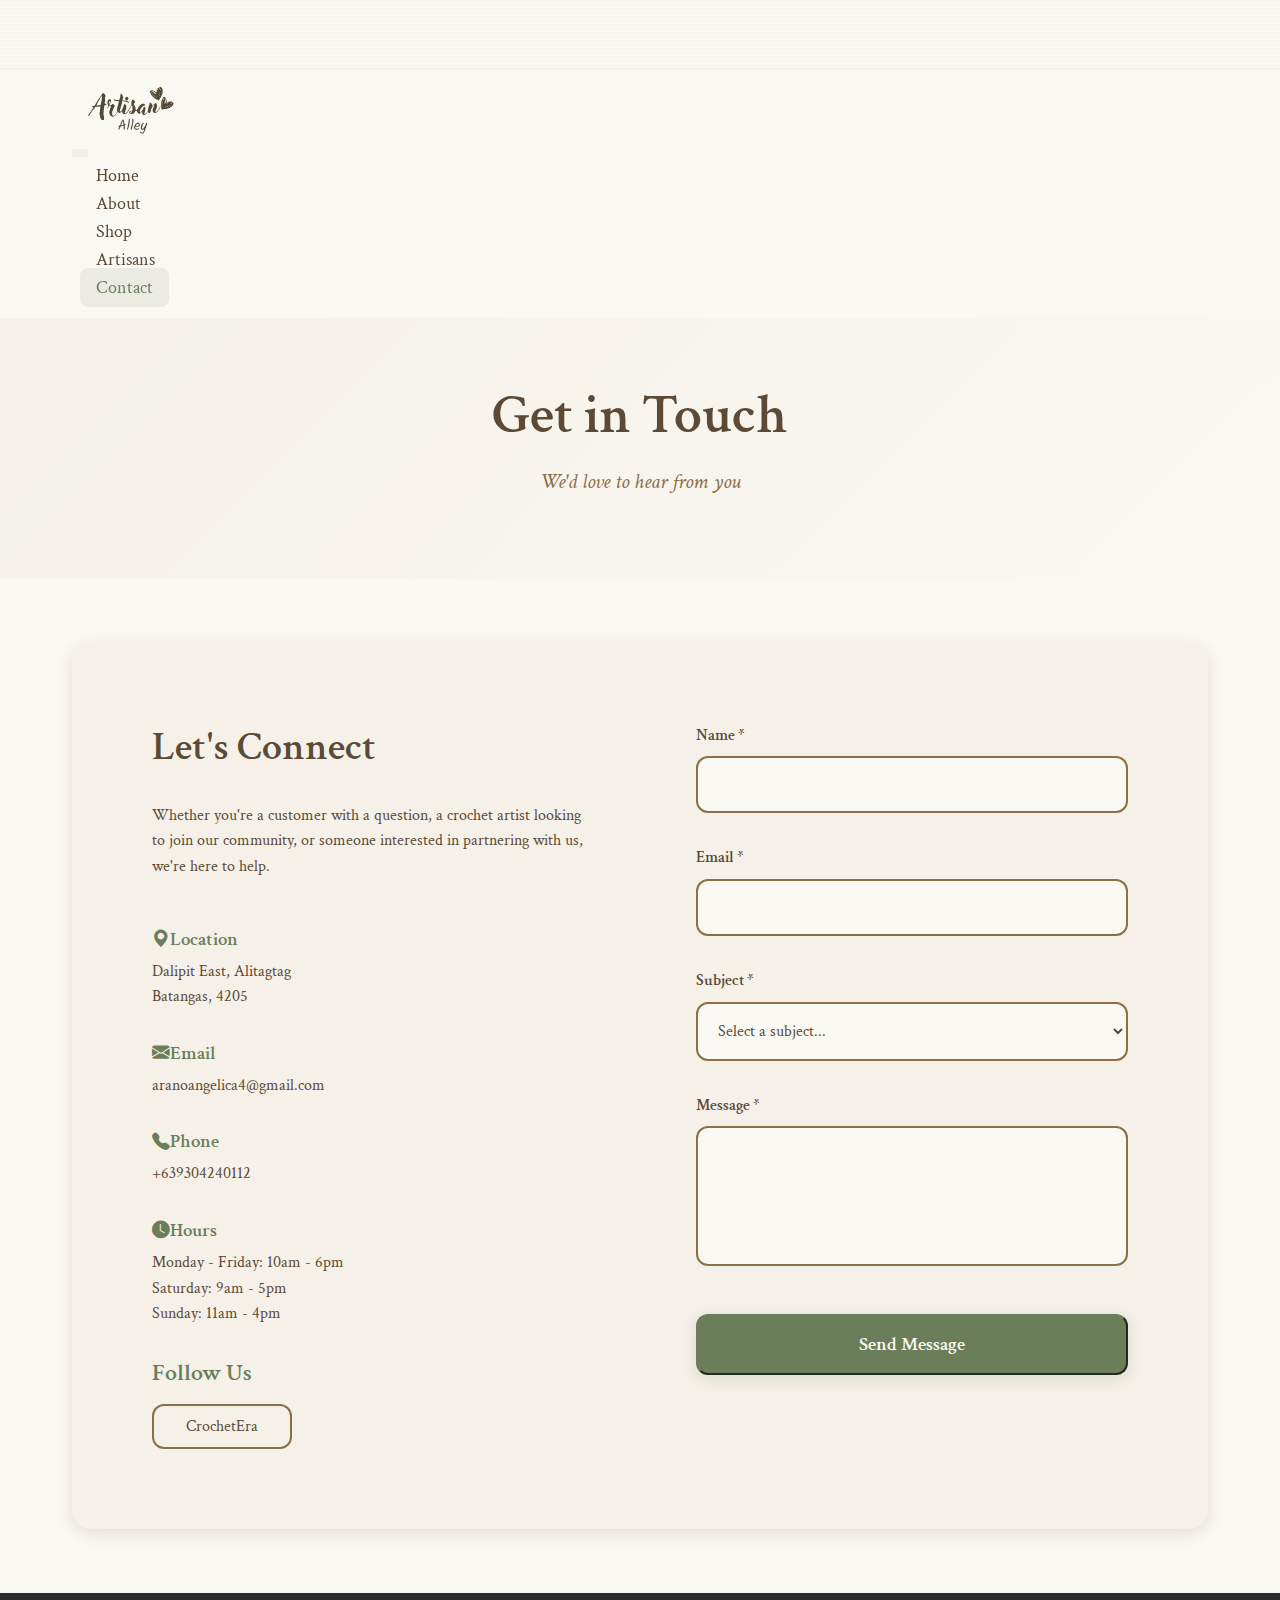
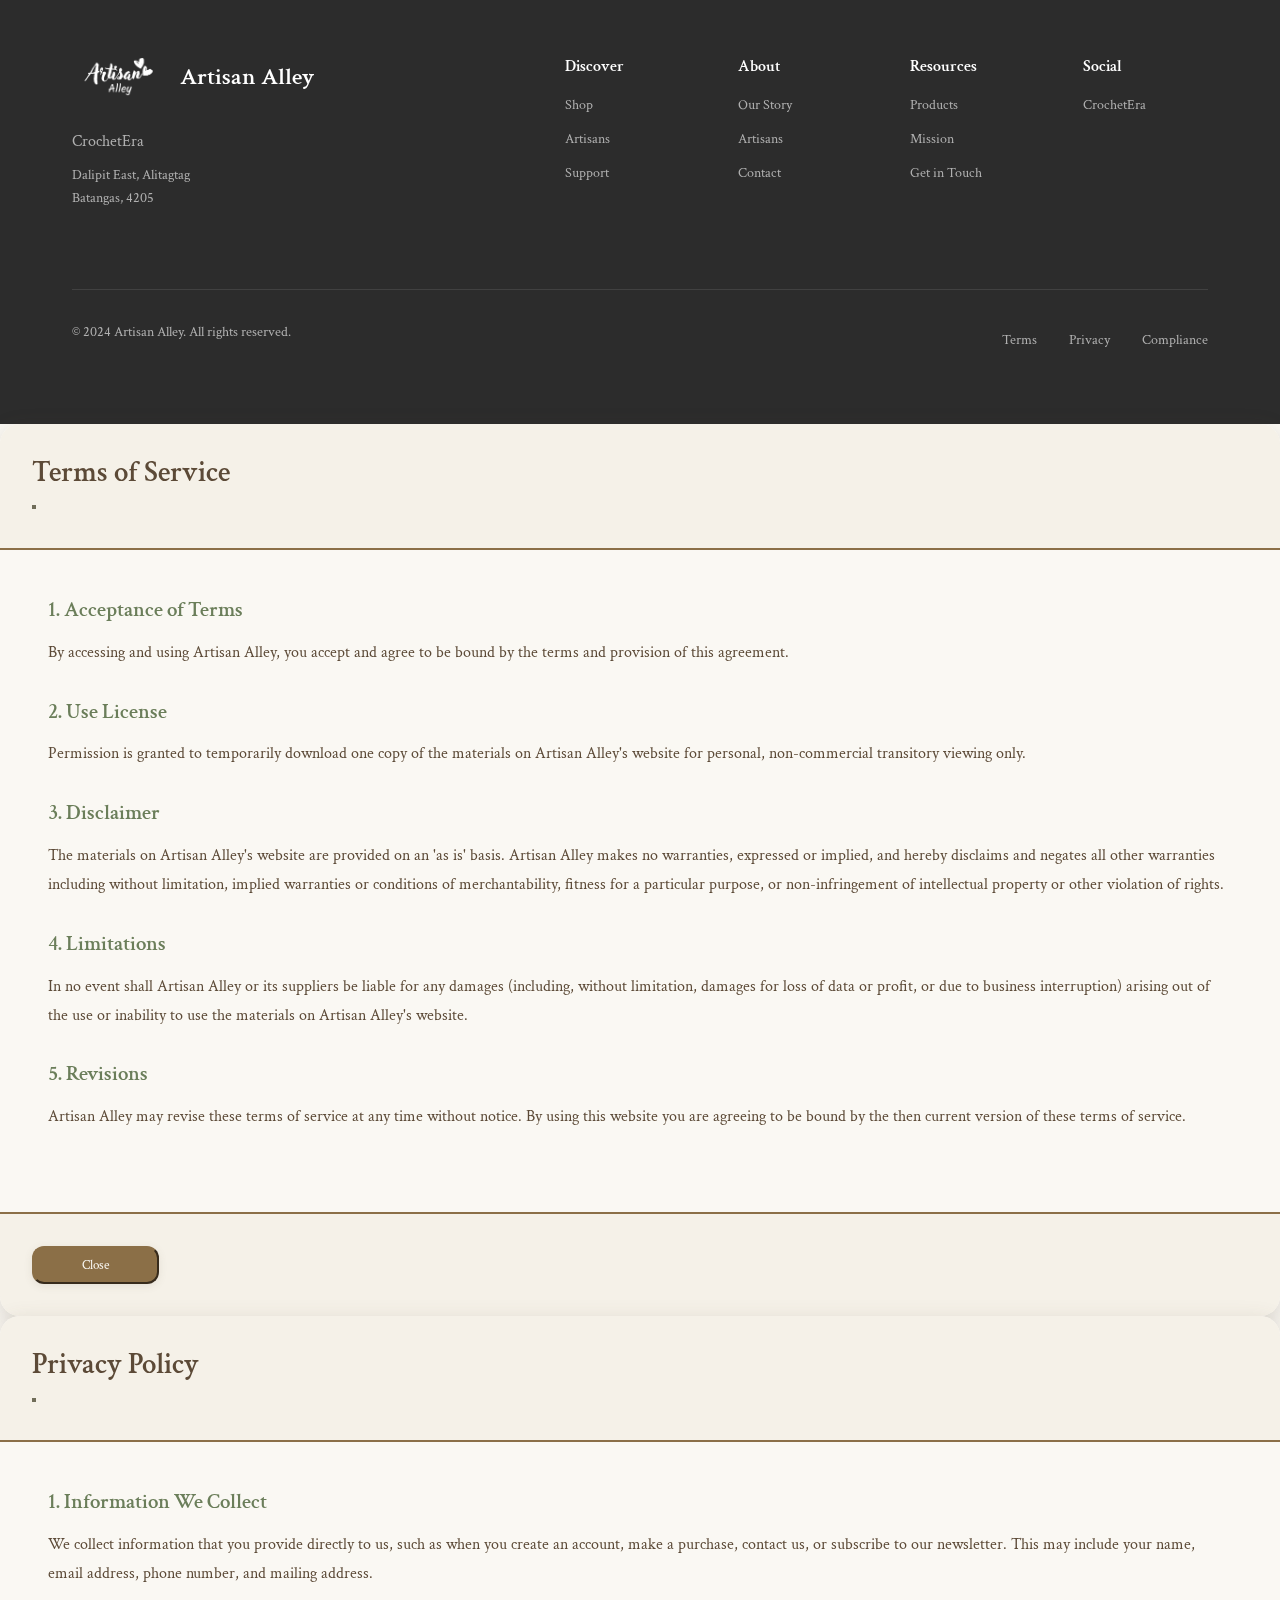
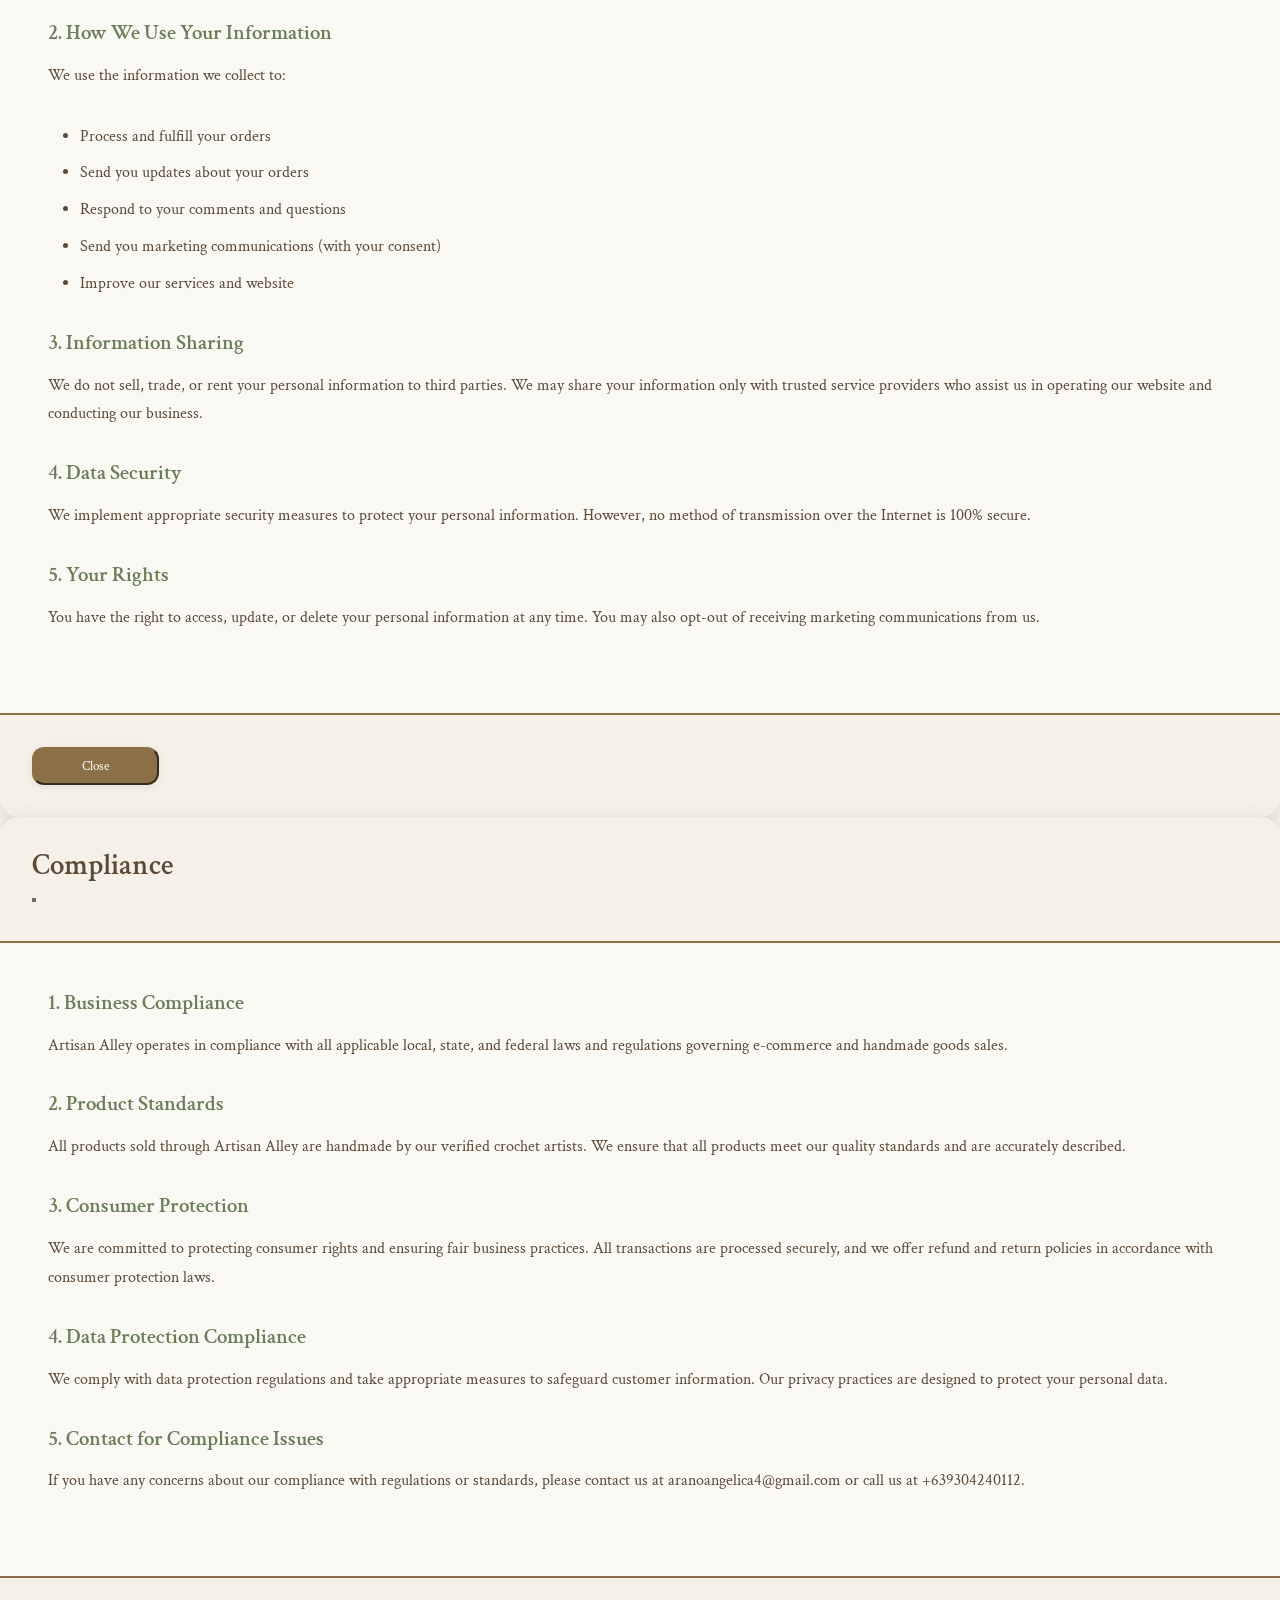
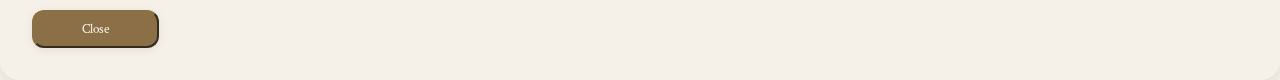
<file: contact.html>
<!DOCTYPE html>
<html lang="en">
<head>
    <meta charset="UTF-8">
    <meta name="viewport" content="width=device-width, initial-scale=1.0">
    <meta name="description" content="Get in touch with Artisan Alley. Contact us for crochet inquiries, partnerships, or to join our crochet community.">
    <title>Contact Us - Artisan Alley</title>
    <!-- Bootstrap 5 CSS -->
    <link href="https://cdn.jsdelivr.net/npm/bootstrap@5.3.2/dist/css/bootstrap.min.css" rel="stylesheet" integrity="sha384-T3c6CoIi6uLrA9TneNEoa7RxnatzjcDSCmG1MXxSR1GAsXEV/Dwwykc2MPK8M2HN" crossorigin="anonymous">
    <!-- Bootstrap Icons -->
    <link rel="stylesheet" href="https://cdn.jsdelivr.net/npm/bootstrap-icons@1.11.1/font/bootstrap-icons.css">
    <!-- Custom CSS -->
    <link rel="stylesheet" href="styles.css">
    <!-- Google Fonts -->
    <link rel="preconnect" href="https://fonts.googleapis.com">
    <link rel="preconnect" href="https://fonts.gstatic.com" crossorigin>
    <link href="https://fonts.googleapis.com/css2?family=Crimson+Text:ital,wght@0,400;0,600;1,400&family=Kalam:wght@300;400;700&display=swap" rel="stylesheet">
</head>
<body>
    <div class="page-content">
    <!-- Navigation -->
    <nav class="navbar navbar-expand-lg navbar-light fixed-top custom-navbar">
        <div class="container">
            <a class="navbar-brand logo" href="index.html">
                <img src="img/logo/White BG.png" alt="Artisan Alley" class="logo-img">
            </a>
            <button class="navbar-toggler" type="button" data-bs-toggle="collapse" data-bs-target="#navbarNav" aria-controls="navbarNav" aria-expanded="false" aria-label="Toggle navigation">
                <span class="navbar-toggler-icon"></span>
            </button>
            <div class="collapse navbar-collapse" id="navbarNav">
                <ul class="navbar-nav ms-auto">
                    <li class="nav-item">
                        <a class="nav-link" href="index.html">Home</a>
                    </li>
                    <li class="nav-item">
                        <a class="nav-link" href="about.html">About</a>
                    </li>
                    <li class="nav-item">
                        <a class="nav-link" href="shop.html">Shop</a>
                    </li>
                    <li class="nav-item">
                        <a class="nav-link" href="artisans.html">Artisans</a>
                    </li>
                    <li class="nav-item">
                        <a class="nav-link active" href="contact.html">Contact</a>
                    </li>
                </ul>
            </div>
        </div>
    </nav>

    <!-- Page Header -->
    <section class="page-header">
        <div class="container">
            <h1>Get in Touch</h1>
            <p class="page-subtitle">We'd love to hear from you</p>
        </div>
    </section>

    <!-- Contact Section -->
    <section class="contact-section">
        <div class="container">
            <div class="contact-combined-wrapper">
                <div class="contact-info-section">
                    <h2>Let's Connect</h2>
                    <p>Whether you're a customer with a question, a crochet artist looking to join our community, or someone interested in partnering with us, we're here to help.</p>
                    
                    <div class="contact-details">
                        <div class="contact-item">
                            <h3><i class="bi bi-geo-alt-fill me-2"></i>Location</h3>
                            <p>Dalipit East, Alitagtag<br>Batangas, 4205</p>
                        </div>
                        <div class="contact-item">
                            <h3><i class="bi bi-envelope-fill me-2"></i>Email</h3>
                            <p>aranoangelica4@gmail.com</p>
                        </div>
                        <div class="contact-item">
                            <h3><i class="bi bi-telephone-fill me-2"></i>Phone</h3>
                            <p>+639304240112</p>
                        </div>
                        <div class="contact-item">
                            <h3><i class="bi bi-clock-fill me-2"></i>Hours</h3>
                            <p>Monday - Friday: 10am - 6pm<br>Saturday: 9am - 5pm<br>Sunday: 11am - 4pm</p>
                        </div>
                    </div>

                    <div class="social-links-large">
                        <h3>Follow Us</h3>
                        <div class="social-icons">
                            <a href="https://www.facebook.com/profile.php?id=61562050847383" target="_blank" rel="noopener noreferrer" aria-label="Facebook" class="social-icon">CrochetEra</a>
                        </div>
                    </div>
                </div>

                <div class="contact-form-section">
                    <form class="contact-form" id="contactForm">
                        <div class="form-group">
                            <label for="name">Name *</label>
                            <input type="text" id="name" name="name" required>
                        </div>
                        <div class="form-group">
                            <label for="email">Email *</label>
                            <input type="email" id="email" name="email" required>
                        </div>
                        <div class="form-group">
                            <label for="subject">Subject *</label>
                            <select id="subject" name="subject" required>
                                <option value="">Select a subject...</option>
                                <option value="general">General Inquiry</option>
                                <option value="artisan">Become a Crochet Artist</option>
                                <option value="workshop">Workshop Registration</option>
                                <option value="partnership">Partnership Opportunity</option>
                                <option value="other">Other</option>
                            </select>
                        </div>
                        <div class="form-group">
                            <label for="message">Message *</label>
                            <textarea id="message" name="message" rows="6" required></textarea>
                        </div>
                        <button type="submit" class="btn btn-primary">Send Message</button>
                    </form>
                </div>
            </div>
        </div>
    </section>

    <!-- Footer -->
    <footer class="footer">
        <div class="container">
            <div class="footer-content">
                <div class="footer-brand">
                    <div class="footer-logo">
                        <img src="img/logo/White BG.png" alt="Artisan Alley" class="footer-logo-img">
                        <span class="footer-brand-name">Artisan Alley</span>
                    </div>
                    <p class="footer-company">CrochetEra</p>
                    <p class="footer-address">Dalipit East, Alitagtag<br>Batangas, 4205</p>
                </div>
                <div class="footer-nav">
                    <div class="footer-nav-column">
                        <h4>Discover</h4>
                        <ul>
                            <li><a href="shop.html">Shop</a></li>
                            <li><a href="artisans.html">Artisans</a></li>
                            <li><a href="contact.html">Support</a></li>
                        </ul>
                    </div>
                    <div class="footer-nav-column">
                        <h4>About</h4>
                        <ul>
                            <li><a href="about.html">Our Story</a></li>
                            <li><a href="artisans.html">Artisans</a></li>
                            <li><a href="contact.html">Contact</a></li>
                        </ul>
                    </div>
                    <div class="footer-nav-column">
                        <h4>Resources</h4>
                        <ul>
                            <li><a href="shop.html">Products</a></li>
                            <li><a href="about.html">Mission</a></li>
                            <li><a href="contact.html">Get in Touch</a></li>
                        </ul>
                    </div>
                    <div class="footer-nav-column">
                        <h4>Social</h4>
                        <ul>
                            <li><a href="https://www.facebook.com/profile.php?id=61562050847383" target="_blank" rel="noopener noreferrer" aria-label="Facebook">CrochetEra</a></li>
                        </ul>
                    </div>
                </div>
            </div>
            <div class="footer-bottom">
                <p>&copy; 2024 Artisan Alley. All rights reserved.</p>
                <div class="footer-legal">
                    <a href="#" data-bs-toggle="modal" data-bs-target="#termsModal">Terms</a>
                    <a href="#" data-bs-toggle="modal" data-bs-target="#privacyModal">Privacy</a>
                    <a href="#" data-bs-toggle="modal" data-bs-target="#complianceModal">Compliance</a>
                </div>
            </div>
        </div>
    </footer>
    </div>

    <!-- Terms Modal -->
    <div class="modal fade" id="termsModal" tabindex="-1" aria-labelledby="termsModalLabel" aria-hidden="true">
        <div class="modal-dialog modal-dialog-scrollable modal-lg">
            <div class="modal-content custom-modal">
                <div class="modal-header">
                    <h2 class="modal-title" id="termsModalLabel">Terms of Service</h2>
                    <button type="button" class="btn-close" data-bs-dismiss="modal" aria-label="Close"></button>
                </div>
                <div class="modal-body">
                    <h3>1. Acceptance of Terms</h3>
                    <p>By accessing and using Artisan Alley, you accept and agree to be bound by the terms and provision of this agreement.</p>
                    
                    <h3>2. Use License</h3>
                    <p>Permission is granted to temporarily download one copy of the materials on Artisan Alley's website for personal, non-commercial transitory viewing only.</p>
                    
                    <h3>3. Disclaimer</h3>
                    <p>The materials on Artisan Alley's website are provided on an 'as is' basis. Artisan Alley makes no warranties, expressed or implied, and hereby disclaims and negates all other warranties including without limitation, implied warranties or conditions of merchantability, fitness for a particular purpose, or non-infringement of intellectual property or other violation of rights.</p>
                    
                    <h3>4. Limitations</h3>
                    <p>In no event shall Artisan Alley or its suppliers be liable for any damages (including, without limitation, damages for loss of data or profit, or due to business interruption) arising out of the use or inability to use the materials on Artisan Alley's website.</p>
                    
                    <h3>5. Revisions</h3>
                    <p>Artisan Alley may revise these terms of service at any time without notice. By using this website you are agreeing to be bound by the then current version of these terms of service.</p>
                </div>
                <div class="modal-footer">
                    <button type="button" class="btn btn-secondary" data-bs-dismiss="modal">Close</button>
                </div>
            </div>
        </div>
    </div>

    <!-- Privacy Modal -->
    <div class="modal fade" id="privacyModal" tabindex="-1" aria-labelledby="privacyModalLabel" aria-hidden="true">
        <div class="modal-dialog modal-dialog-scrollable modal-lg">
            <div class="modal-content custom-modal">
                <div class="modal-header">
                    <h2 class="modal-title" id="privacyModalLabel">Privacy Policy</h2>
                    <button type="button" class="btn-close" data-bs-dismiss="modal" aria-label="Close"></button>
                </div>
                <div class="modal-body">
                    <h3>1. Information We Collect</h3>
                    <p>We collect information that you provide directly to us, such as when you create an account, make a purchase, contact us, or subscribe to our newsletter. This may include your name, email address, phone number, and mailing address.</p>
                    
                    <h3>2. How We Use Your Information</h3>
                    <p>We use the information we collect to:</p>
                    <ul>
                        <li>Process and fulfill your orders</li>
                        <li>Send you updates about your orders</li>
                        <li>Respond to your comments and questions</li>
                        <li>Send you marketing communications (with your consent)</li>
                        <li>Improve our services and website</li>
                    </ul>
                    
                    <h3>3. Information Sharing</h3>
                    <p>We do not sell, trade, or rent your personal information to third parties. We may share your information only with trusted service providers who assist us in operating our website and conducting our business.</p>
                    
                    <h3>4. Data Security</h3>
                    <p>We implement appropriate security measures to protect your personal information. However, no method of transmission over the Internet is 100% secure.</p>
                    
                    <h3>5. Your Rights</h3>
                    <p>You have the right to access, update, or delete your personal information at any time. You may also opt-out of receiving marketing communications from us.</p>
                </div>
                <div class="modal-footer">
                    <button type="button" class="btn btn-secondary" data-bs-dismiss="modal">Close</button>
                </div>
            </div>
        </div>
    </div>

    <!-- Compliance Modal -->
    <div class="modal fade" id="complianceModal" tabindex="-1" aria-labelledby="complianceModalLabel" aria-hidden="true">
        <div class="modal-dialog modal-dialog-scrollable modal-lg">
            <div class="modal-content custom-modal">
                <div class="modal-header">
                    <h2 class="modal-title" id="complianceModalLabel">Compliance</h2>
                    <button type="button" class="btn-close" data-bs-dismiss="modal" aria-label="Close"></button>
                </div>
                <div class="modal-body">
                    <h3>1. Business Compliance</h3>
                    <p>Artisan Alley operates in compliance with all applicable local, state, and federal laws and regulations governing e-commerce and handmade goods sales.</p>
                    
                    <h3>2. Product Standards</h3>
                    <p>All products sold through Artisan Alley are handmade by our verified crochet artists. We ensure that all products meet our quality standards and are accurately described.</p>
                    
                    <h3>3. Consumer Protection</h3>
                    <p>We are committed to protecting consumer rights and ensuring fair business practices. All transactions are processed securely, and we offer refund and return policies in accordance with consumer protection laws.</p>
                    
                    <h3>4. Data Protection Compliance</h3>
                    <p>We comply with data protection regulations and take appropriate measures to safeguard customer information. Our privacy practices are designed to protect your personal data.</p>
                    
                    <h3>5. Contact for Compliance Issues</h3>
                    <p>If you have any concerns about our compliance with regulations or standards, please contact us at aranoangelica4@gmail.com or call us at +639304240112.</p>
                </div>
                <div class="modal-footer">
                    <button type="button" class="btn btn-secondary" data-bs-dismiss="modal">Close</button>
                </div>
            </div>
        </div>
    </div>

    <!-- Bootstrap 5 JS -->
    <script src="https://cdn.jsdelivr.net/npm/bootstrap@5.3.2/dist/js/bootstrap.bundle.min.js" integrity="sha384-C6RzsynM9kWDrMNeT87bh95OGNyZPhcTNXj1NW7RuBCsyN/o0jlpcV8Qyq46cDfL" crossorigin="anonymous"></script>
    <script src="script.js"></script>
</body>
</html>
</file>
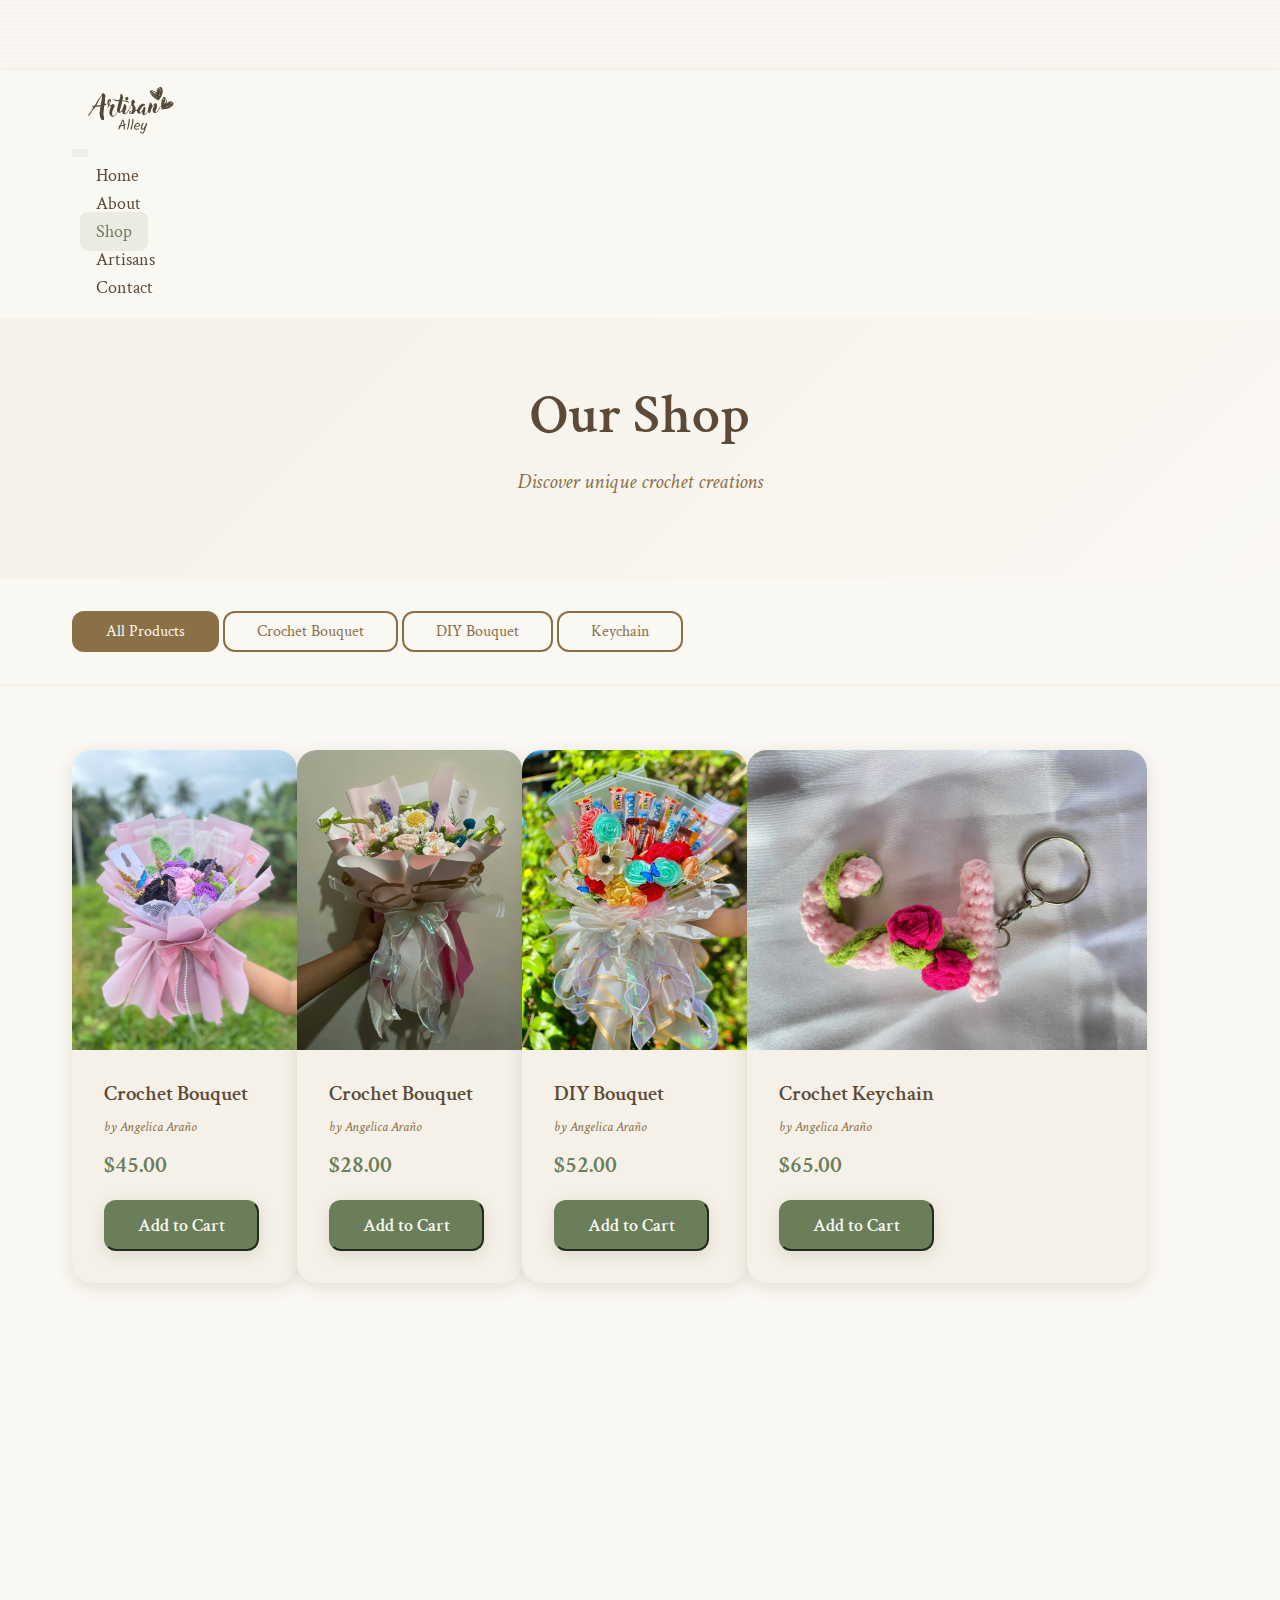
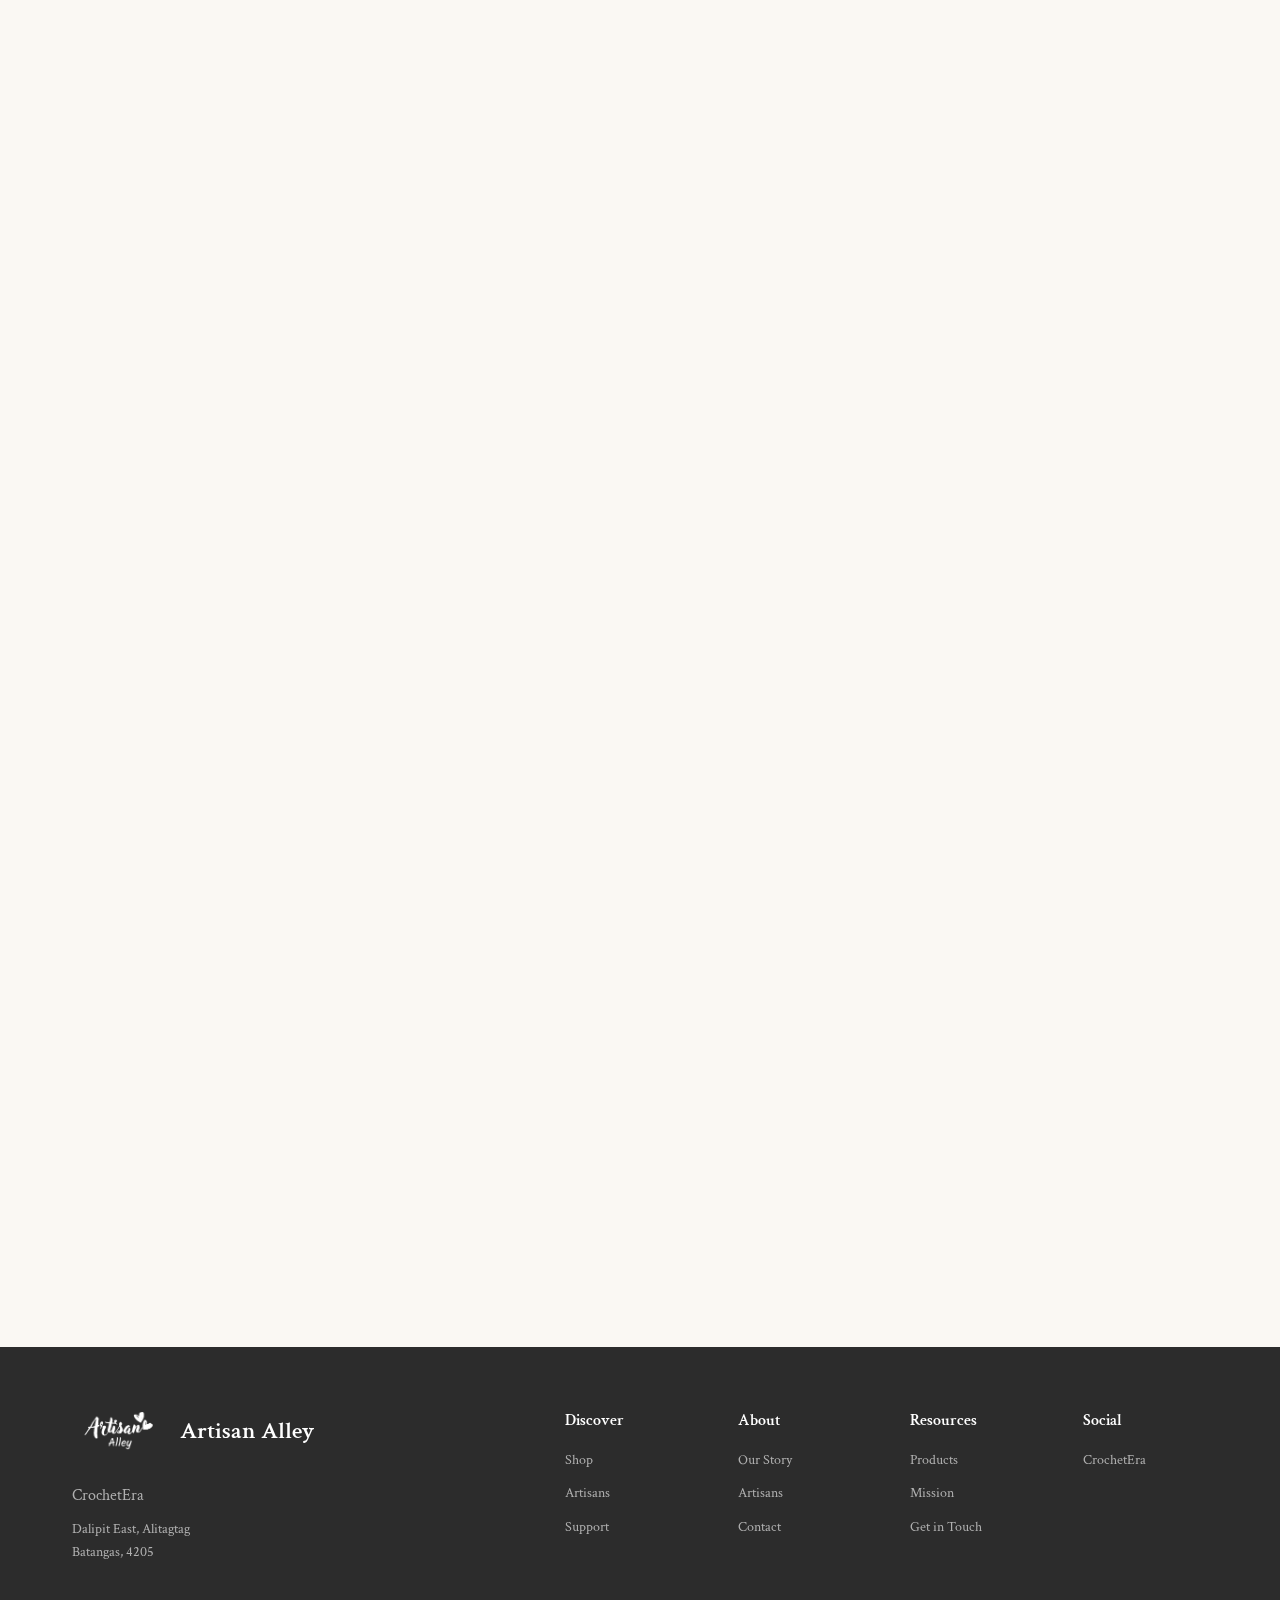
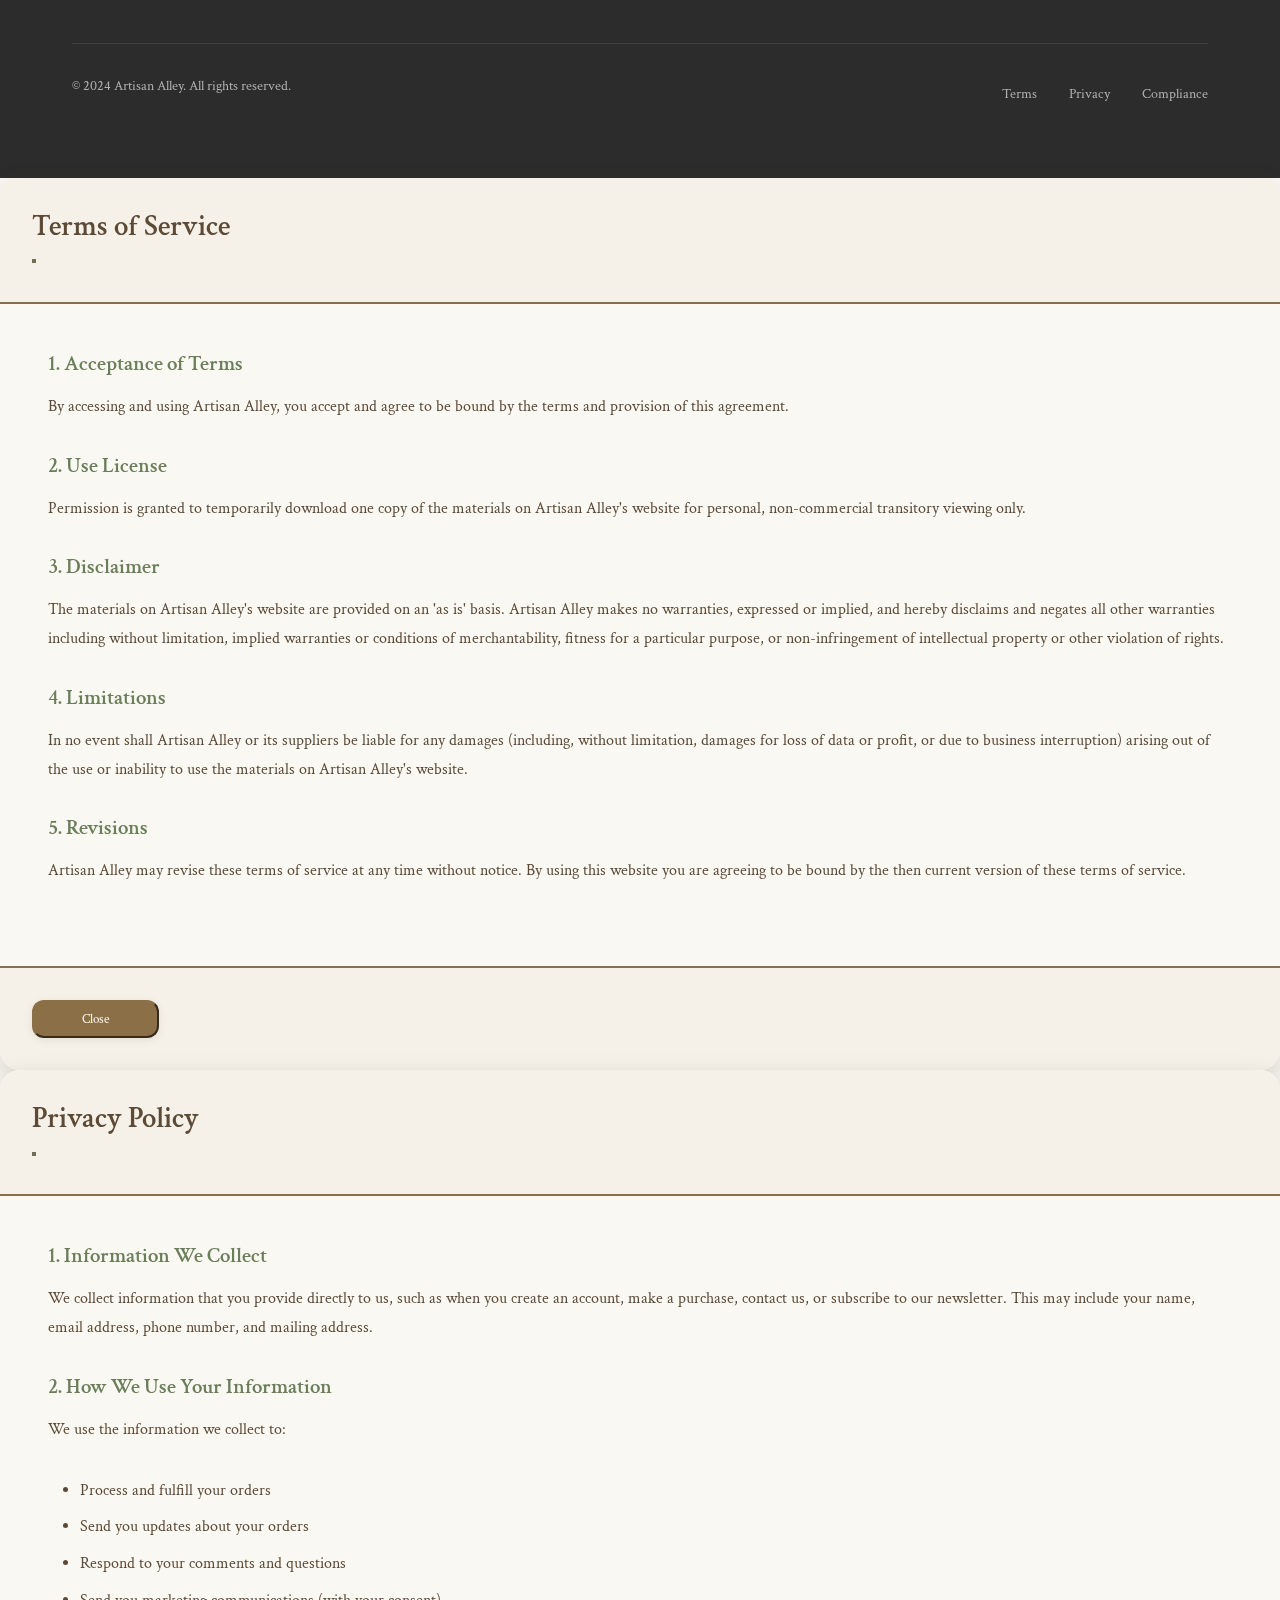
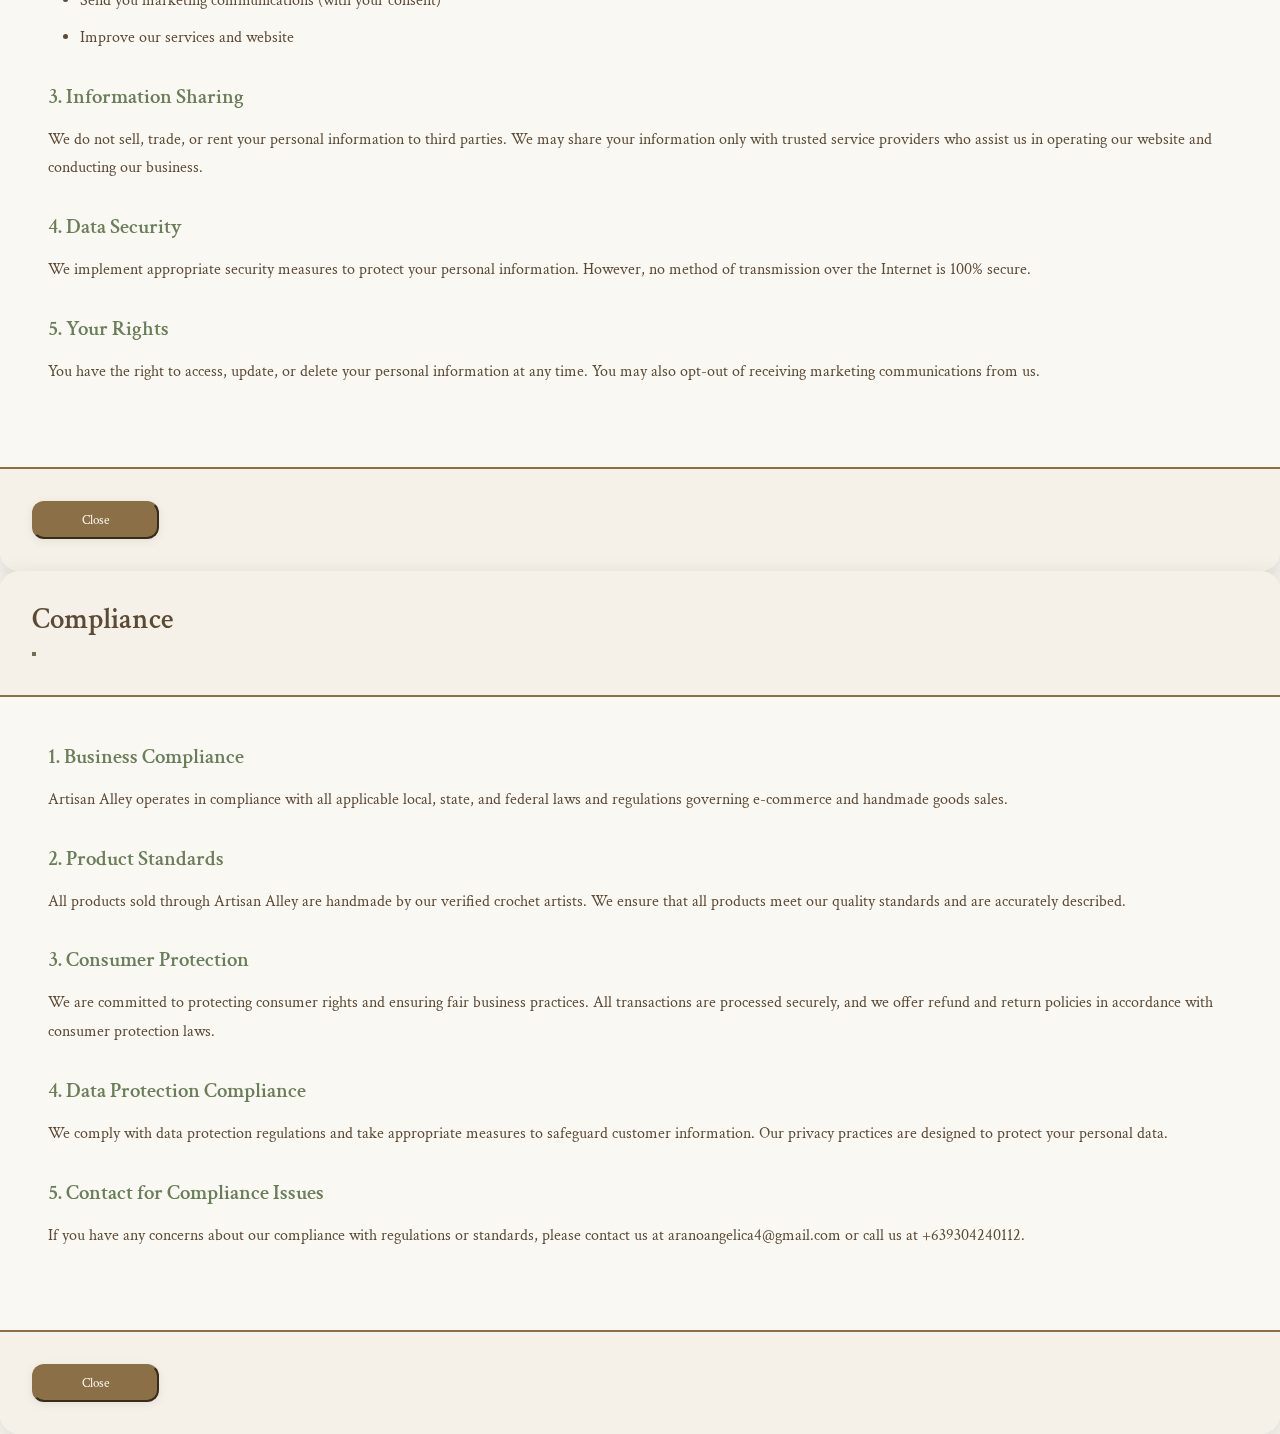
<file: shop.html>
<!DOCTYPE html>
<html lang="en">
<head>
    <meta charset="UTF-8">
    <meta name="viewport" content="width=device-width, initial-scale=1.0">
    <meta name="description" content="Shop unique crochet creations and patterns from talented crochet artists at Artisan Alley.">
    <title>Shop - Artisan Alley</title>
    <!-- Bootstrap 5 CSS -->
    <link href="https://cdn.jsdelivr.net/npm/bootstrap@5.3.2/dist/css/bootstrap.min.css" rel="stylesheet" integrity="sha384-T3c6CoIi6uLrA9TneNEoa7RxnatzjcDSCmG1MXxSR1GAsXEV/Dwwykc2MPK8M2HN" crossorigin="anonymous">
    <!-- Custom CSS -->
    <link rel="stylesheet" href="styles.css">
    <!-- Bootstrap Icons -->
    <link rel="stylesheet" href="https://cdn.jsdelivr.net/npm/bootstrap-icons@1.11.1/font/bootstrap-icons.css">
    <!-- Google Fonts -->
    <link rel="preconnect" href="https://fonts.googleapis.com">
    <link rel="preconnect" href="https://fonts.gstatic.com" crossorigin>
    <link href="https://fonts.googleapis.com/css2?family=Crimson+Text:ital,wght@0,400;0,600;1,400&family=Kalam:wght@300;400;700&display=swap" rel="stylesheet">
</head>
<body>
    <div class="page-content">
    <!-- Navigation -->
    <nav class="navbar navbar-expand-lg navbar-light fixed-top custom-navbar">
        <div class="container">
            <a class="navbar-brand logo" href="index.html">
                <img src="img/logo/White BG.png" alt="Artisan Alley" class="logo-img">
            </a>
            <button class="navbar-toggler" type="button" data-bs-toggle="collapse" data-bs-target="#navbarNav" aria-controls="navbarNav" aria-expanded="false" aria-label="Toggle navigation">
                <span class="navbar-toggler-icon"></span>
            </button>
            <div class="collapse navbar-collapse" id="navbarNav">
                <ul class="navbar-nav ms-auto">
                    <li class="nav-item">
                        <a class="nav-link" href="index.html">Home</a>
                    </li>
                    <li class="nav-item">
                        <a class="nav-link" href="about.html">About</a>
                    </li>
                    <li class="nav-item">
                        <a class="nav-link active" href="shop.html">Shop</a>
                    </li>
                    <li class="nav-item">
                        <a class="nav-link" href="artisans.html">Artisans</a>
                    </li>
                    <li class="nav-item">
                        <a class="nav-link" href="contact.html">Contact</a>
                    </li>
                </ul>
            </div>
        </div>
    </nav>

    <!-- Page Header -->
    <section class="page-header">
        <div class="container">
            <h1>Our Shop</h1>
            <p class="page-subtitle">Discover unique crochet creations</p>
        </div>
    </section>

    <!-- Categories -->
    <section class="categories-section py-4">
        <div class="container">
            <div class="d-flex flex-wrap gap-2 justify-content-center">
                <button class="btn category-btn active" data-category="all">All Products</button>
                <button class="btn category-btn" data-category="crochet-bouquet">Crochet Bouquet</button>
                <button class="btn category-btn" data-category="diy-bouquet">DIY Bouquet</button>
                <button class="btn category-btn" data-category="keychain">Keychain</button>
            </div>
        </div>
    </section>

    <!-- Products Grid -->
    <section class="products-section py-5">
        <div class="container">
            <div class="row g-4">
                <!-- Crochet Bouquet -->
                <div class="col-md-6 col-lg-4">
                    <div class="card product-card h-100 border-0 shadow-sm" data-category="crochet-bouquet">
                        <div class="product-image overflow-hidden">
                            <img src="img/products/1b606242-fc87-4275-a1dd-b0159190f0be.jpg" class="card-img-top" alt="Crochet Bouquet">
                        </div>
                        <div class="card-body product-info">
                            <h3 class="card-title">Crochet Bouquet</h3>
                            <p class="product-artisan text-muted">by Angelica Araño</p>
                            <p class="product-price fw-bold fs-5">$45.00</p>
                            <button class="btn btn-primary">Add to Cart</button>
                        </div>
                    </div>
                </div>
                <div class="col-md-6 col-lg-4">
                    <div class="card product-card h-100 border-0 shadow-sm" data-category="crochet-bouquet">
                        <div class="product-image overflow-hidden">
                            <img src="img/products/2cdb2661-7802-4b0a-8625-e51a37921383.jpg" class="card-img-top" alt="Crochet Bouquet">
                        </div>
                        <div class="card-body product-info">
                            <h3 class="card-title">Crochet Bouquet</h3>
                            <p class="product-artisan text-muted">by Angelica Araño</p>
                            <p class="product-price fw-bold fs-5">$28.00</p>
                            <button class="btn btn-primary">Add to Cart</button>
                        </div>
                    </div>
                </div>
                <div class="col-md-6 col-lg-4">
                    <div class="card product-card h-100 border-0 shadow-sm" data-category="diy-bouquet">
                        <div class="product-image overflow-hidden">
                            <img src="img/products/3a2556a6-b2b8-47d5-9f32-94625cd8c6e1.jpg" class="card-img-top" alt="DIY Bouquet">
                        </div>
                        <div class="card-body product-info">
                            <h3 class="card-title">DIY Bouquet</h3>
                            <p class="product-artisan text-muted">by Angelica Araño</p>
                            <p class="product-price fw-bold fs-5">$52.00</p>
                            <button class="btn btn-primary">Add to Cart</button>
                        </div>
                    </div>
                </div>

                <!-- Keychain -->
                <div class="col-md-6 col-lg-4">
                    <div class="card product-card h-100 border-0 shadow-sm" data-category="keychain">
                        <div class="product-image overflow-hidden">
                            <img src="img/products/4b9c2819-7de9-4451-a503-83e3804c1a09.jpg" class="card-img-top" alt="Crochet Keychain">
                        </div>
                        <div class="card-body product-info">
                            <h3 class="card-title">Crochet Keychain</h3>
                            <p class="product-artisan text-muted">by Angelica Araño</p>
                            <p class="product-price fw-bold fs-5">$65.00</p>
                            <button class="btn btn-primary">Add to Cart</button>
                        </div>
                    </div>
                </div>
                <!-- Crochet Bouquet -->
                <div class="col-md-6 col-lg-4">
                    <div class="card product-card h-100 border-0 shadow-sm" data-category="crochet-bouquet">
                        <div class="product-image overflow-hidden">
                            <img src="img/products/6a4bf971-d6d5-49cc-9b06-6f25f8c5d3e6.jpg" class="card-img-top" alt="Crochet Bouquet">
                        </div>
                        <div class="card-body product-info">
                            <h3 class="card-title">Crochet Bouquet</h3>
                            <p class="product-artisan text-muted">by Angelica Araño</p>
                            <p class="product-price fw-bold fs-5">$38.00</p>
                            <button class="btn btn-primary">Add to Cart</button>
                        </div>
                    </div>
                </div>
                <!-- DIY Bouquet -->
                <div class="col-md-6 col-lg-4">
                    <div class="card product-card h-100 border-0 shadow-sm" data-category="diy-bouquet">
                        <div class="product-image overflow-hidden">
                            <img src="img/products/48a19290-6c7d-45e1-92c3-58f210c6506f.jpg" class="card-img-top" alt="DIY Bouquet">
                        </div>
                        <div class="card-body product-info">
                            <h3 class="card-title">DIY Bouquet</h3>
                            <p class="product-artisan text-muted">by Angelica Araño</p>
                            <p class="product-price fw-bold fs-5">$120.00</p>
                            <button class="btn btn-primary">Add to Cart</button>
                        </div>
                    </div>
                </div>

                <!-- Crochet Bouquet -->
                <div class="col-md-6 col-lg-4">
                    <div class="card product-card h-100 border-0 shadow-sm" data-category="crochet-bouquet">
                        <div class="product-image overflow-hidden">
                            <img src="img/products/65bfe8f2-24b8-4fb8-8d21-90037365d66b.jpg" class="card-img-top" alt="Crochet Bouquet">
                        </div>
                        <div class="card-body product-info">
                            <h3 class="card-title">Crochet Bouquet</h3>
                            <p class="product-artisan text-muted">by Angelica Araño</p>
                            <p class="product-price fw-bold fs-5">$85.00</p>
                            <button class="btn btn-primary">Add to Cart</button>
                        </div>
                    </div>
                </div>
                <div class="col-md-6 col-lg-4">
                    <div class="card product-card h-100 border-0 shadow-sm" data-category="crochet-bouquet">
                        <div class="product-image overflow-hidden">
                            <img src="img/products/5852ab27-3485-4aa2-b997-5ac64a0e6115.jpg" class="card-img-top" alt="Crochet Bouquet">
                        </div>
                        <div class="card-body product-info">
                            <h3 class="card-title">Crochet Bouquet</h3>
                            <p class="product-artisan text-muted">by Angelica Araño</p>
                            <p class="product-price fw-bold fs-5">$42.00</p>
                            <button class="btn btn-primary">Add to Cart</button>
                        </div>
                    </div>
                </div>
                <!-- DIY Bouquet -->
                <div class="col-md-6 col-lg-4">
                    <div class="card product-card h-100 border-0 shadow-sm" data-category="diy-bouquet">
                        <div class="product-image overflow-hidden">
                            <img src="img/products/8271eb69-d89c-4923-8316-4781a24ca632.jpg" class="card-img-top" alt="DIY Bouquet">
                        </div>
                        <div class="card-body product-info">
                            <h3 class="card-title">DIY Bouquet</h3>
                            <p class="product-artisan text-muted">by Angelica Araño</p>
                            <p class="product-price fw-bold fs-5">$35.00</p>
                            <button class="btn btn-primary">Add to Cart</button>
                        </div>
                    </div>
                </div>

                <!-- DIY Bouquet -->
                <div class="col-md-6 col-lg-4">
                    <div class="card product-card h-100 border-0 shadow-sm" data-category="diy-bouquet">
                        <div class="product-image overflow-hidden">
                            <img src="img/products/45415eeb-ab52-4777-8933-5646668fb22b.jpg" class="card-img-top" alt="DIY Bouquet">
                        </div>
                        <div class="card-body product-info">
                            <h3 class="card-title">DIY Bouquet</h3>
                            <p class="product-artisan text-muted">by Angelica Araño</p>
                            <p class="product-price fw-bold fs-5">$55.00</p>
                            <button class="btn btn-primary">Add to Cart</button>
                        </div>
                    </div>
                </div>
                <!-- Crochet Bouquet -->
                <div class="col-md-6 col-lg-4">
                    <div class="card product-card h-100 border-0 shadow-sm" data-category="crochet-bouquet">
                        <div class="product-image overflow-hidden">
                            <img src="img/products/134007a9-0144-47e8-83ba-00d7ae5526c6.jpg" class="card-img-top" alt="Crochet Bouquet">
                        </div>
                        <div class="card-body product-info">
                            <h3 class="card-title">Crochet Bouquet</h3>
                            <p class="product-artisan text-muted">by Angelica Araño</p>
                            <p class="product-price fw-bold fs-5">$68.00</p>
                            <button class="btn btn-primary">Add to Cart</button>
                        </div>
                    </div>
                </div>
                <div class="col-md-6 col-lg-4">
                    <div class="card product-card h-100 border-0 shadow-sm" data-category="crochet-bouquet">
                        <div class="product-image overflow-hidden">
                            <img src="img/products/a389b9b6-add9-4f0b-82f2-c612376c66f8.jpg" class="card-img-top" alt="Crochet Bouquet">
                        </div>
                        <div class="card-body product-info">
                            <h3 class="card-title">Crochet Bouquet</h3>
                            <p class="product-artisan text-muted">by Angelica Araño</p>
                            <p class="product-price fw-bold fs-5">$32.00</p>
                            <button class="btn btn-primary">Add to Cart</button>
                        </div>
                    </div>
                </div>

                <!-- DIY Bouquet -->
                <div class="col-md-6 col-lg-4">
                    <div class="card product-card h-100 border-0 shadow-sm" data-category="diy-bouquet">
                        <div class="product-image overflow-hidden">
                            <img src="img/products/ab0bc335-9bb6-4418-92cc-b8be7f268f61.jpg" class="card-img-top" alt="DIY Bouquet">
                        </div>
                        <div class="card-body product-info">
                            <h3 class="card-title">DIY Bouquet</h3>
                            <p class="product-artisan text-muted">by Angelica Araño</p>
                            <p class="product-price fw-bold fs-5">$75.00</p>
                            <button class="btn btn-primary">Add to Cart</button>
                        </div>
                    </div>
                </div>
                <!-- Crochet Bouquet -->
                <div class="col-md-6 col-lg-4">
                    <div class="card product-card h-100 border-0 shadow-sm" data-category="crochet-bouquet">
                        <div class="product-image overflow-hidden">
                            <img src="img/products/cd3254c2-19e4-4a4e-bdc9-188cdda6fef7.jpg" class="card-img-top" alt="Crochet Bouquet">
                        </div>
                        <div class="card-body product-info">
                            <h3 class="card-title">Crochet Bouquet</h3>
                            <p class="product-artisan text-muted">by Angelica Araño</p>
                            <p class="product-price fw-bold fs-5">$150.00</p>
                            <button class="btn btn-primary">Add to Cart</button>
                        </div>
                    </div>
                </div>
                <div class="col-md-6 col-lg-4">
                    <div class="card product-card h-100 border-0 shadow-sm" data-category="crochet-bouquet">
                        <div class="product-image overflow-hidden">
                            <img src="img/products/d1e9d30e-8513-4037-a70d-13e00b0dac6d.jpg" class="card-img-top" alt="Crochet Bouquet">
                        </div>
                        <div class="card-body product-info">
                            <h3 class="card-title">Crochet Bouquet</h3>
                            <p class="product-artisan text-muted">by Angelica Araño</p>
                            <p class="product-price fw-bold fs-5">$45.00</p>
                            <button class="btn btn-primary">Add to Cart</button>
                        </div>
                    </div>
                </div>
                <!-- DIY Bouquet -->
                <div class="col-md-6 col-lg-4">
                    <div class="card product-card h-100 border-0 shadow-sm" data-category="diy-bouquet">
                        <div class="product-image overflow-hidden">
                            <img src="img/products/f3a6c271-52af-4c61-8e2e-3bf5fd119dc8.jpg" class="card-img-top" alt="DIY Bouquet">
                        </div>
                        <div class="card-body product-info">
                            <h3 class="card-title">DIY Bouquet</h3>
                            <p class="product-artisan text-muted">by Angelica Araño</p>
                            <p class="product-price fw-bold fs-5">$58.00</p>
                            <button class="btn btn-primary">Add to Cart</button>
                        </div>
                    </div>
                </div>
            </div>
        </div>
    </section>

    <!-- Footer -->
    <footer class="footer">
        <div class="container">
            <div class="footer-content">
                <div class="footer-brand">
                    <div class="footer-logo">
                        <img src="img/logo/White BG.png" alt="Artisan Alley" class="footer-logo-img">
                        <span class="footer-brand-name">Artisan Alley</span>
                    </div>
                    <p class="footer-company">CrochetEra</p>
                    <p class="footer-address">Dalipit East, Alitagtag<br>Batangas, 4205</p>
                </div>
                <div class="footer-nav">
                    <div class="footer-nav-column">
                        <h4>Discover</h4>
                        <ul>
                            <li><a href="shop.html">Shop</a></li>
                            <li><a href="artisans.html">Artisans</a></li>
                            <li><a href="contact.html">Support</a></li>
                        </ul>
                    </div>
                    <div class="footer-nav-column">
                        <h4>About</h4>
                        <ul>
                            <li><a href="about.html">Our Story</a></li>
                            <li><a href="artisans.html">Artisans</a></li>
                            <li><a href="contact.html">Contact</a></li>
                        </ul>
                    </div>
                    <div class="footer-nav-column">
                        <h4>Resources</h4>
                        <ul>
                            <li><a href="shop.html">Products</a></li>
                            <li><a href="about.html">Mission</a></li>
                            <li><a href="contact.html">Get in Touch</a></li>
                        </ul>
                    </div>
                    <div class="footer-nav-column">
                        <h4>Social</h4>
                        <ul>
                            <li><a href="https://www.facebook.com/profile.php?id=61562050847383" target="_blank" rel="noopener noreferrer" aria-label="Facebook">CrochetEra</a></li>
                        </ul>
                    </div>
                </div>
            </div>
            <div class="footer-bottom">
                <p>&copy; 2024 Artisan Alley. All rights reserved.</p>
                <div class="footer-legal">
                    <a href="#" data-bs-toggle="modal" data-bs-target="#termsModal">Terms</a>
                    <a href="#" data-bs-toggle="modal" data-bs-target="#privacyModal">Privacy</a>
                    <a href="#" data-bs-toggle="modal" data-bs-target="#complianceModal">Compliance</a>
                </div>
            </div>
        </div>
    </footer>
    </div>

    <!-- Terms Modal -->
    <div class="modal fade" id="termsModal" tabindex="-1" aria-labelledby="termsModalLabel" aria-hidden="true">
        <div class="modal-dialog modal-dialog-scrollable modal-lg">
            <div class="modal-content custom-modal">
                <div class="modal-header">
                    <h2 class="modal-title" id="termsModalLabel">Terms of Service</h2>
                    <button type="button" class="btn-close" data-bs-dismiss="modal" aria-label="Close"></button>
                </div>
                <div class="modal-body">
                    <h3>1. Acceptance of Terms</h3>
                    <p>By accessing and using Artisan Alley, you accept and agree to be bound by the terms and provision of this agreement.</p>
                    
                    <h3>2. Use License</h3>
                    <p>Permission is granted to temporarily download one copy of the materials on Artisan Alley's website for personal, non-commercial transitory viewing only.</p>
                    
                    <h3>3. Disclaimer</h3>
                    <p>The materials on Artisan Alley's website are provided on an 'as is' basis. Artisan Alley makes no warranties, expressed or implied, and hereby disclaims and negates all other warranties including without limitation, implied warranties or conditions of merchantability, fitness for a particular purpose, or non-infringement of intellectual property or other violation of rights.</p>
                    
                    <h3>4. Limitations</h3>
                    <p>In no event shall Artisan Alley or its suppliers be liable for any damages (including, without limitation, damages for loss of data or profit, or due to business interruption) arising out of the use or inability to use the materials on Artisan Alley's website.</p>
                    
                    <h3>5. Revisions</h3>
                    <p>Artisan Alley may revise these terms of service at any time without notice. By using this website you are agreeing to be bound by the then current version of these terms of service.</p>
                </div>
                <div class="modal-footer">
                    <button type="button" class="btn btn-secondary" data-bs-dismiss="modal">Close</button>
                </div>
            </div>
        </div>
    </div>

    <!-- Privacy Modal -->
    <div class="modal fade" id="privacyModal" tabindex="-1" aria-labelledby="privacyModalLabel" aria-hidden="true">
        <div class="modal-dialog modal-dialog-scrollable modal-lg">
            <div class="modal-content custom-modal">
                <div class="modal-header">
                    <h2 class="modal-title" id="privacyModalLabel">Privacy Policy</h2>
                    <button type="button" class="btn-close" data-bs-dismiss="modal" aria-label="Close"></button>
                </div>
                <div class="modal-body">
                    <h3>1. Information We Collect</h3>
                    <p>We collect information that you provide directly to us, such as when you create an account, make a purchase, contact us, or subscribe to our newsletter. This may include your name, email address, phone number, and mailing address.</p>
                    
                    <h3>2. How We Use Your Information</h3>
                    <p>We use the information we collect to:</p>
                    <ul>
                        <li>Process and fulfill your orders</li>
                        <li>Send you updates about your orders</li>
                        <li>Respond to your comments and questions</li>
                        <li>Send you marketing communications (with your consent)</li>
                        <li>Improve our services and website</li>
                    </ul>
                    
                    <h3>3. Information Sharing</h3>
                    <p>We do not sell, trade, or rent your personal information to third parties. We may share your information only with trusted service providers who assist us in operating our website and conducting our business.</p>
                    
                    <h3>4. Data Security</h3>
                    <p>We implement appropriate security measures to protect your personal information. However, no method of transmission over the Internet is 100% secure.</p>
                    
                    <h3>5. Your Rights</h3>
                    <p>You have the right to access, update, or delete your personal information at any time. You may also opt-out of receiving marketing communications from us.</p>
                </div>
                <div class="modal-footer">
                    <button type="button" class="btn btn-secondary" data-bs-dismiss="modal">Close</button>
                </div>
            </div>
        </div>
    </div>

    <!-- Compliance Modal -->
    <div class="modal fade" id="complianceModal" tabindex="-1" aria-labelledby="complianceModalLabel" aria-hidden="true">
        <div class="modal-dialog modal-dialog-scrollable modal-lg">
            <div class="modal-content custom-modal">
                <div class="modal-header">
                    <h2 class="modal-title" id="complianceModalLabel">Compliance</h2>
                    <button type="button" class="btn-close" data-bs-dismiss="modal" aria-label="Close"></button>
                </div>
                <div class="modal-body">
                    <h3>1. Business Compliance</h3>
                    <p>Artisan Alley operates in compliance with all applicable local, state, and federal laws and regulations governing e-commerce and handmade goods sales.</p>
                    
                    <h3>2. Product Standards</h3>
                    <p>All products sold through Artisan Alley are handmade by our verified crochet artists. We ensure that all products meet our quality standards and are accurately described.</p>
                    
                    <h3>3. Consumer Protection</h3>
                    <p>We are committed to protecting consumer rights and ensuring fair business practices. All transactions are processed securely, and we offer refund and return policies in accordance with consumer protection laws.</p>
                    
                    <h3>4. Data Protection Compliance</h3>
                    <p>We comply with data protection regulations and take appropriate measures to safeguard customer information. Our privacy practices are designed to protect your personal data.</p>
                    
                    <h3>5. Contact for Compliance Issues</h3>
                    <p>If you have any concerns about our compliance with regulations or standards, please contact us at aranoangelica4@gmail.com or call us at +639304240112.</p>
                </div>
                <div class="modal-footer">
                    <button type="button" class="btn btn-secondary" data-bs-dismiss="modal">Close</button>
                </div>
            </div>
        </div>
    </div>

    <!-- Bootstrap 5 JS -->
    <script src="https://cdn.jsdelivr.net/npm/bootstrap@5.3.2/dist/js/bootstrap.bundle.min.js" integrity="sha384-C6RzsynM9kWDrMNeT87bh95OGNyZPhcTNXj1NW7RuBCsyN/o0jlpcV8Qyq46cDfL" crossorigin="anonymous"></script>
    <script src="script.js"></script>
</body>
</html>
</file>
<file: styles.css>
/* ============================================
   Artisan Alley - Main Stylesheet
   Design System: Warm, handcrafted, cozy
   ============================================ */

/* ===== CSS Variables ===== */
:root {
    /* Color Palette - Earthy & Warm */
    --color-beige: #F5F1E8;
    --color-clay-brown: #8B6F47;
    --color-olive-green: #6B7E5A;
    --color-soft-cream: #FAF8F3;
    --color-dark-brown: #5C4A37;
    --color-light-brown: #A68B5B;
    --color-accent: #C9A961;
    
    /* Typography */
    --font-serif: 'Crimson Text', serif;
    --font-handwritten: 'Kalam', cursive;
    
    /* Spacing */
    --spacing-xs: 0.5rem;
    --spacing-sm: 1rem;
    --spacing-md: 2rem;
    --spacing-lg: 3rem;
    --spacing-xl: 4rem;
    
    /* Border Radius */
    --radius-sm: 8px;
    --radius-md: 12px;
    --radius-lg: 20px;
    
    /* Shadows */
    --shadow-sm: 0 2px 8px rgba(92, 74, 55, 0.1);
    --shadow-md: 0 4px 16px rgba(92, 74, 55, 0.15);
    --shadow-lg: 0 8px 24px rgba(92, 74, 55, 0.2);
    
    /* Transitions */
    --transition: all 0.3s ease;
}

/* ===== Reset & Base Styles ===== */
* {
    margin: 0;
    padding: 0;
    box-sizing: border-box;
}

html {
    scroll-behavior: smooth;
}

body {
    font-family: var(--font-serif);
    color: var(--color-dark-brown);
    background-color: var(--color-soft-cream);
    line-height: 1.6;
    overflow-x: hidden;
    padding-top: 70px; /* Account for fixed navbar */
}

/* Add subtle texture to body */
body::before {
    content: '';
    position: fixed;
    top: 0;
    left: 0;
    width: 100%;
    height: 100%;
    background-image: 
        repeating-linear-gradient(
            0deg,
            transparent,
            transparent 2px,
            rgba(139, 111, 71, 0.02) 2px,
            rgba(139, 111, 71, 0.02) 4px
        );
    pointer-events: none;
    z-index: -1;
}

img {
    max-width: 100%;
    height: auto;
    display: block;
}

a {
    text-decoration: none;
    color: inherit;
    transition: var(--transition);
}

ul {
    list-style: none;
}

/* ===== Container ===== */
.container {
    max-width: 1200px;
    margin: 0 auto;
    padding: 0 var(--spacing-sm);
}

@media (min-width: 768px) {
    .container {
        padding: 0 var(--spacing-md);
    }
}

/* ===== Typography ===== */
h1, h2, h3, h4, h5, h6 {
    font-family: var(--font-serif);
    font-weight: 600;
    line-height: 1.2;
    color: var(--color-dark-brown);
}

h1 {
    font-size: 2.5rem;
    margin-bottom: var(--spacing-sm);
}

h2 {
    font-size: 2rem;
    margin-bottom: var(--spacing-sm);
}

h3 {
    font-size: 1.5rem;
    margin-bottom: var(--spacing-xs);
}

p {
    margin-bottom: var(--spacing-sm);
}

@media (min-width: 768px) {
    h1 {
        font-size: 3.5rem;
    }
    
    h2 {
        font-size: 2.5rem;
    }
}

/* ===== Navigation ===== */
.custom-navbar {
    background-color: var(--color-soft-cream) !important;
    padding: var(--spacing-sm) 0;
    box-shadow: var(--shadow-sm);
    -webkit-backdrop-filter: blur(10px);
    backdrop-filter: blur(10px);
}

.custom-navbar .navbar-brand.logo {
    padding: 0;
    display: flex;
    align-items: center;
    transition: var(--transition);
}

.custom-navbar .navbar-brand.logo .logo-img {
    height: 50px;
    width: auto;
    max-width: 200px;
    object-fit: contain;
    transition: var(--transition);
}

.custom-navbar .navbar-brand.logo:hover .logo-img {
    transform: scale(1.05);
    opacity: 0.9;
}

@media (max-width: 768px) {
    .custom-navbar .navbar-brand.logo .logo-img {
        height: 40px;
        max-width: 150px;
    }
}

.custom-navbar .navbar-nav .nav-link {
    color: var(--color-dark-brown) !important;
    font-size: 1.1rem;
    padding: var(--spacing-xs) var(--spacing-sm) !important;
    margin: 0 var(--spacing-xs);
    border-radius: var(--radius-sm);
    transition: var(--transition);
}

.custom-navbar .navbar-nav .nav-link:hover,
.custom-navbar .navbar-nav .nav-link.active {
    color: var(--color-olive-green) !important;
    background-color: rgba(107, 126, 90, 0.1);
}

.custom-navbar .navbar-toggler {
    border: none;
    padding: 0.25rem 0.5rem;
}

.custom-navbar .navbar-toggler:focus {
    box-shadow: none;
}

.custom-navbar .navbar-toggler-icon {
    background-image: url("data:image/svg+xml,%3csvg xmlns='http://www.w3.org/2000/svg' viewBox='0 0 30 30'%3e%3cpath stroke='rgba%2855, 74, 37, 1%29' stroke-linecap='round' stroke-miterlimit='10' stroke-width='2' d='M4 7h22M4 15h22M4 23h22'/%3e%3c/svg%3e");
}

/* ===== Hero Section ===== */
.hero {
    position: relative;
    min-height: 70vh;
    display: flex;
    align-items: center;
    justify-content: center;
    background: linear-gradient(135deg, var(--color-beige) 0%, var(--color-soft-cream) 100%);
    background-image: 
        url('img/bg.jpg'),
        linear-gradient(135deg, var(--color-beige) 0%, var(--color-soft-cream) 100%);
    background-size: cover;
    background-position: center;
    background-repeat: no-repeat;
    background-attachment: fixed;
    background-blend-mode: overlay;
    image-rendering: -webkit-optimize-contrast;
    image-rendering: auto;
    -ms-interpolation-mode: bicubic;
    padding: var(--spacing-xl) var(--spacing-sm);
    text-align: center;
}

.hero-overlay {
    position: absolute;
    top: 0;
    left: 0;
    width: 100%;
    height: 100%;
    background: rgba(245, 241, 232, 0.4);
    z-index: 1;
}

.hero-content {
    position: relative;
    z-index: 2;
    max-width: 800px;
    animation: fadeInUp 1s ease-out;
}

.hero-title {
    font-family: var(--font-handwritten);
    font-size: 3rem;
    color: var(--color-dark-brown);
    margin-bottom: var(--spacing-sm);
}

.hero-tagline {
    font-family: var(--font-handwritten);
    font-size: 1.8rem;
    color: var(--color-clay-brown);
    margin-bottom: var(--spacing-md);
    font-weight: 400;
}

.hero-description {
    font-size: 1.2rem;
    color: var(--color-dark-brown);
    margin-bottom: var(--spacing-lg);
    opacity: 0.9;
}

.hero-buttons {
    display: flex;
    gap: var(--spacing-md);
    justify-content: center;
    align-items: center;
    flex-wrap: wrap;
    margin-top: var(--spacing-lg);
}

.hero-buttons .btn {
    min-width: 180px;
    padding: var(--spacing-sm) var(--spacing-lg);
    font-size: 1.1rem;
    white-space: nowrap;
}

@media (min-width: 768px) {
    .hero-title {
        font-size: 4.5rem;
    }
    
    .hero-tagline {
        font-size: 2.5rem;
    }
}

/* ===== Buttons ===== */
.btn-primary {
    background-color: var(--color-olive-green) !important;
    border-color: var(--color-olive-green) !important;
    color: var(--color-soft-cream) !important;
    font-family: var(--font-serif);
    border-radius: var(--radius-md);
    transition: var(--transition);
    box-shadow: var(--shadow-md);
    font-weight: 600;
    padding: 0.75rem 2rem;
    font-size: 1.1rem;
}

.btn-primary:hover {
    background-color: var(--color-dark-brown) !important;
    border-color: var(--color-dark-brown) !important;
    transform: translateY(-2px);
    box-shadow: var(--shadow-lg);
}

.contact-form .btn-primary {
    width: 100%;
    padding: 1rem 2rem;
    font-size: 1.2rem;
    margin-top: var(--spacing-sm);
}

@media (min-width: 576px) {
    .contact-form .btn-primary {
        width: auto;
    }
}

.btn-secondary {
    background-color: var(--color-clay-brown) !important;
    border-color: var(--color-clay-brown) !important;
    color: var(--color-soft-cream) !important;
    font-family: var(--font-serif);
    border-radius: var(--radius-md);
    transition: var(--transition);
    box-shadow: var(--shadow-sm);
}

.btn-secondary:hover {
    background-color: var(--color-olive-green) !important;
    border-color: var(--color-olive-green) !important;
    transform: translateY(-2px);
    box-shadow: var(--shadow-md);
}

.category-btn {
    border: 2px solid var(--color-clay-brown) !important;
    background-color: transparent !important;
    color: var(--color-clay-brown) !important;
    font-family: var(--font-serif);
    border-radius: var(--radius-md);
    transition: var(--transition);
}

.category-btn:hover,
.category-btn.active {
    background-color: var(--color-clay-brown) !important;
    color: var(--color-soft-cream) !important;
}

/* ===== Section Styles ===== */
section {
    padding: var(--spacing-xl) 0;
}

.section-title {
    text-align: center;
    font-size: 2.5rem;
    margin-bottom: var(--spacing-sm);
    color: var(--color-dark-brown);
}

.section-subtitle {
    text-align: center;
    font-size: 1.2rem;
    color: var(--color-clay-brown);
    margin-bottom: var(--spacing-lg);
    max-width: 600px;
    margin-left: auto;
    margin-right: auto;
}

/* ===== Page Header ===== */
.page-header {
    background: linear-gradient(135deg, var(--color-beige) 0%, var(--color-soft-cream) 100%);
    padding: var(--spacing-xl) var(--spacing-sm);
    text-align: center;
}

.page-subtitle {
    font-size: 1.3rem;
    color: var(--color-clay-brown);
    font-style: italic;
}

/* ===== Featured Artisans ===== */
.featured-artisans {
    background-color: var(--color-soft-cream);
}

.artisan-grid {
    display: grid;
    grid-template-columns: 1fr;
    gap: var(--spacing-md);
    margin-top: var(--spacing-lg);
}

@media (min-width: 768px) {
    .artisan-grid {
        grid-template-columns: repeat(3, 1fr);
    }
}

.artisan-card {
    background-color: var(--color-beige);
    border-radius: var(--radius-lg);
    overflow: hidden;
    box-shadow: var(--shadow-md);
    transition: var(--transition);
    text-align: center;
}

.artisan-card:hover {
    transform: translateY(-5px);
    box-shadow: var(--shadow-lg);
}

.artisan-image {
    width: 100%;
    height: 300px;
    overflow: hidden;
    background-color: var(--color-beige);
}

.artisan-image img {
    width: 100%;
    height: 100%;
    object-fit: cover;
    transition: var(--transition);
}

.artisan-card:hover .artisan-image img {
    transform: scale(1.1);
}

.artisan-card h3 {
    margin-top: var(--spacing-sm);
    color: var(--color-dark-brown);
}

.artisan-craft {
    color: var(--color-clay-brown);
    font-style: italic;
    margin-bottom: var(--spacing-xs);
}

.artisan-bio {
    padding: 0 var(--spacing-sm) var(--spacing-md);
    color: var(--color-dark-brown);
    font-size: 0.95rem;
}

/* ===== Why Choose Us ===== */
.why-choose {
    background-color: var(--color-beige);
}

.features-grid {
    display: grid;
    grid-template-columns: 1fr;
    gap: var(--spacing-md);
    margin-top: var(--spacing-lg);
}

@media (min-width: 768px) {
    .features-grid {
        grid-template-columns: repeat(2, 1fr);
    }
}

@media (min-width: 1024px) {
    .features-grid {
        grid-template-columns: repeat(4, 1fr);
    }
}

.feature-card {
    background-color: var(--color-soft-cream);
    padding: var(--spacing-md);
    border-radius: var(--radius-lg);
    text-align: center;
    box-shadow: var(--shadow-sm);
    transition: var(--transition);
}

.feature-card:hover {
    transform: translateY(-3px);
    box-shadow: var(--shadow-md);
}

.feature-icon {
    font-size: 3rem;
    margin-bottom: var(--spacing-sm);
    color: var(--color-olive-green);
}

.feature-icon i {
    display: inline-block;
}

.feature-card h3 {
    color: var(--color-olive-green);
    margin-bottom: var(--spacing-xs);
}

/* ===== Newsletter ===== */
.newsletter {
    background: #D4C4A8;
    color: var(--color-dark-brown);
    text-align: center;
    padding: var(--spacing-xl) var(--spacing-sm);
    margin-bottom: var(--spacing-md);
}

.newsletter h2 {
    color: var(--color-dark-brown);
    margin-bottom: var(--spacing-sm);
}

.newsletter p {
    margin-bottom: var(--spacing-md);
    font-size: 1.1rem;
}

.newsletter-form {
    display: flex;
    gap: var(--spacing-sm);
    max-width: 500px;
    margin: 0 auto;
    flex-wrap: wrap;
    justify-content: center;
}

.newsletter-form input {
    flex: 1;
    min-width: 250px;
    padding: var(--spacing-sm);
    border: 2px solid var(--color-soft-cream);
    border-radius: var(--radius-md);
    font-family: var(--font-serif);
    font-size: 1rem;
    background-color: var(--color-soft-cream);
    color: var(--color-dark-brown);
}

.newsletter-form input::placeholder {
    color: var(--color-clay-brown);
    opacity: 0.7;
}

.newsletter-input {
    max-width: 400px;
}

.newsletter-form button {
    background-color: var(--color-clay-brown);
    color: var(--color-soft-cream);
}

.newsletter-form button:hover {
    background-color: var(--color-dark-brown);
}

/* ===== Footer ===== */
.footer {
    background-color: #2c2c2c;
    color: #e0e0e0;
    padding: var(--spacing-xl) var(--spacing-sm);
}

.footer-content {
    display: grid;
    grid-template-columns: 1fr;
    gap: var(--spacing-xl);
    margin-bottom: var(--spacing-lg);
}

@media (min-width: 768px) {
    .footer-content {
        grid-template-columns: 2fr 3fr;
        gap: var(--spacing-xl);
    }
}

.footer-brand {
    margin-bottom: var(--spacing-md);
}

.footer-logo {
    display: flex;
    align-items: center;
    gap: var(--spacing-sm);
    margin-bottom: var(--spacing-md);
}

.footer-logo-img {
    height: 40px;
    width: auto;
    filter: brightness(0) invert(1);
}

.footer-brand-name {
    font-size: 1.5rem;
    font-weight: 600;
    color: #ffffff;
    font-family: var(--font-serif);
}

.footer-company {
    font-size: 1rem;
    color: #b0b0b0;
    margin-bottom: var(--spacing-xs);
}

.footer-address {
    font-size: 0.9rem;
    color: #b0b0b0;
    line-height: 1.6;
    margin: 0;
}

.footer-nav {
    display: grid;
    grid-template-columns: repeat(2, 1fr);
    gap: var(--spacing-lg);
}

@media (min-width: 768px) {
    .footer-nav {
        grid-template-columns: repeat(4, 1fr);
    }
}

.footer-nav-column h4 {
    color: #ffffff;
    font-size: 1rem;
    font-weight: 600;
    margin-bottom: var(--spacing-sm);
    font-family: var(--font-serif);
}

.footer-nav-column ul {
    display: flex;
    flex-direction: column;
    gap: var(--spacing-xs);
    list-style: none;
    padding: 0;
    margin: 0;
}

.footer-nav-column a {
    color: #b0b0b0;
    font-size: 0.9rem;
    transition: var(--transition);
    text-decoration: none;
}

.footer-nav-column a:hover {
    color: #ffffff;
}

.footer-bottom {
    display: flex;
    flex-direction: column;
    gap: var(--spacing-sm);
    padding-top: var(--spacing-md);
    border-top: 1px solid rgba(255, 255, 255, 0.1);
    font-size: 0.85rem;
    color: #b0b0b0;
}

@media (min-width: 768px) {
    .footer-bottom {
        flex-direction: row;
        justify-content: space-between;
        align-items: center;
    }
}

.footer-legal {
    display: flex;
    gap: var(--spacing-md);
    flex-wrap: wrap;
}

.footer-legal a {
    color: #b0b0b0;
    text-decoration: none;
    transition: var(--transition);
}

.footer-legal a:hover {
    color: #ffffff;
}

/* ===== Modal Styles ===== */
.custom-modal {
    background-color: var(--color-soft-cream);
    border-radius: var(--radius-lg);
    border: none;
    box-shadow: var(--shadow-lg);
}

.custom-modal .modal-header {
    background-color: var(--color-beige);
    border-bottom: 2px solid var(--color-clay-brown);
    padding: var(--spacing-md);
    border-radius: var(--radius-lg) var(--radius-lg) 0 0;
}

.custom-modal .modal-title {
    color: var(--color-dark-brown);
    font-family: var(--font-serif);
    font-size: 1.8rem;
    font-weight: 600;
    margin: 0;
}

.custom-modal .btn-close {
    background: none;
    opacity: 0.7;
    filter: brightness(0) saturate(100%) invert(25%) sepia(15%) saturate(1000%) hue-rotate(15deg) brightness(0.8);
}

.custom-modal .btn-close:hover {
    opacity: 1;
}

.custom-modal .modal-body {
    padding: var(--spacing-lg);
    color: var(--color-dark-brown);
    font-family: var(--font-serif);
    line-height: 1.8;
}

.custom-modal .modal-body h3 {
    color: var(--color-olive-green);
    font-family: var(--font-serif);
    font-size: 1.3rem;
    font-weight: 600;
    margin-top: var(--spacing-md);
    margin-bottom: var(--spacing-sm);
}

.custom-modal .modal-body h3:first-child {
    margin-top: 0;
}

.custom-modal .modal-body p {
    margin-bottom: var(--spacing-md);
    color: var(--color-dark-brown);
}

.custom-modal .modal-body ul {
    margin-bottom: var(--spacing-md);
    padding-left: var(--spacing-md);
    list-style-type: disc;
}

.custom-modal .modal-body li {
    margin-bottom: var(--spacing-xs);
    color: var(--color-dark-brown);
}

.custom-modal .modal-footer {
    background-color: var(--color-beige);
    border-top: 2px solid var(--color-clay-brown);
    padding: var(--spacing-md);
    border-radius: 0 0 var(--radius-lg) var(--radius-lg);
}

.custom-modal .modal-footer .btn {
    font-family: var(--font-serif);
    padding: var(--spacing-xs) var(--spacing-lg);
}

/* ===== About Page Styles ===== */
.story-section {
    background-color: var(--color-soft-cream);
}

.story-content {
    display: grid;
    grid-template-columns: 1fr;
    gap: var(--spacing-lg);
    align-items: center;
}

@media (min-width: 968px) {
    .story-content {
        grid-template-columns: 1fr 1fr;
    }
}

.story-text h2 {
    color: var(--color-olive-green);
    margin-bottom: var(--spacing-md);
}

.story-text p {
    font-size: 1.1rem;
    line-height: 1.8;
    margin-bottom: var(--spacing-md);
}

.story-image {
    border-radius: var(--radius-lg);
    overflow: hidden;
    box-shadow: var(--shadow-md);
    max-width: 500px;
    margin: 0 auto;
}

.story-image img {
    width: 100%;
    height: auto;
    display: block;
}

@media (min-width: 968px) {
    .story-image {
        max-width: 450px;
        margin: 0;
    }
}

.mission-section {
    background-color: var(--color-beige);
}

.mission-grid {
    display: grid;
    grid-template-columns: 1fr;
    gap: var(--spacing-md);
    margin-top: var(--spacing-lg);
}

@media (min-width: 768px) {
    .mission-grid {
        grid-template-columns: repeat(2, 1fr);
    }
}

.mission-card {
    background-color: var(--color-soft-cream);
    padding: var(--spacing-md);
    border-radius: var(--radius-lg);
    box-shadow: var(--shadow-sm);
    transition: var(--transition);
}

.mission-card:hover {
    transform: translateY(-3px);
    box-shadow: var(--shadow-md);
}

.mission-card h3 {
    color: var(--color-olive-green);
    margin-bottom: var(--spacing-sm);
}

.values-section {
    background-color: var(--color-soft-cream);
}

.values-content {
    display: grid;
    grid-template-columns: 1fr;
    gap: var(--spacing-md);
    margin-top: var(--spacing-lg);
}

@media (min-width: 768px) {
    .values-content {
        grid-template-columns: repeat(2, 1fr);
    }
}

@media (min-width: 1024px) {
    .values-content {
        grid-template-columns: repeat(4, 1fr);
    }
}

.value-item {
    text-align: center;
    padding: var(--spacing-md);
}

.value-icon {
    font-size: 3rem;
    margin-bottom: var(--spacing-sm);
    color: var(--color-olive-green);
}

.value-icon i {
    display: inline-block;
}

.value-item h3 {
    color: var(--color-olive-green);
    margin-bottom: var(--spacing-xs);
}

.cta-section {
    background: linear-gradient(135deg, var(--color-beige) 0%, var(--color-soft-cream) 100%);
    text-align: center;
    padding: var(--spacing-xl) var(--spacing-sm);
}

.cta-section h2 {
    margin-bottom: var(--spacing-sm);
}

.cta-section p {
    font-size: 1.1rem;
    margin-bottom: var(--spacing-lg);
    max-width: 600px;
    margin-left: auto;
    margin-right: auto;
}

.cta-buttons {
    display: flex;
    gap: var(--spacing-md);
    justify-content: center;
    align-items: center;
    flex-wrap: wrap;
    margin-top: var(--spacing-md);
}

.cta-buttons .btn {
    min-width: 180px;
    padding: var(--spacing-sm) var(--spacing-lg);
    font-size: 1.1rem;
    white-space: nowrap;
}

/* ===== Shop Page Styles ===== */
.categories-section {
    background-color: var(--color-soft-cream);
    padding: var(--spacing-md) 0;
    border-bottom: 2px solid var(--color-beige);
}

.categories-filter {
    display: flex;
    gap: var(--spacing-sm);
    flex-wrap: wrap;
    justify-content: center;
}

.category-btn {
    padding: var(--spacing-xs) var(--spacing-md);
    border: 2px solid var(--color-clay-brown);
    background-color: transparent;
    color: var(--color-clay-brown);
    border-radius: var(--radius-md);
    font-family: var(--font-serif);
    font-size: 1rem;
    cursor: pointer;
    transition: var(--transition);
}

.category-btn:hover,
.category-btn.active {
    background-color: var(--color-clay-brown);
    color: var(--color-soft-cream);
}

.products-section .row {
    display: flex;
    flex-wrap: wrap;
}

.products-section .col-md-6,
.products-section .col-lg-4 {
    transition: all 0.3s ease;
}

.products-section {
    background-color: var(--color-soft-cream);
    padding: var(--spacing-xl) 0;
}

.products-grid {
    display: grid;
    grid-template-columns: 1fr;
    gap: var(--spacing-md);
    margin-top: var(--spacing-lg);
}

@media (min-width: 576px) {
    .products-grid {
        grid-template-columns: repeat(2, 1fr);
    }
}

@media (min-width: 968px) {
    .products-grid {
        grid-template-columns: repeat(3, 1fr);
    }
}

.product-card {
    background-color: var(--color-beige);
    border-radius: var(--radius-lg);
    overflow: hidden;
    box-shadow: var(--shadow-md);
    transition: var(--transition);
}

.product-card:hover {
    transform: translateY(-5px);
    box-shadow: var(--shadow-lg);
}

.product-card.hidden {
    display: none !important;
    visibility: hidden;
    opacity: 0;
    height: 0;
    margin: 0;
    padding: 0;
    overflow: hidden;
}

.product-image {
    width: 100%;
    height: 300px;
    overflow: hidden;
    background-color: var(--color-beige);
}

.product-image img {
    width: 100%;
    height: 100%;
    object-fit: cover;
    transition: var(--transition);
}

.product-card:hover .product-image img {
    transform: scale(1.1);
}

.product-info {
    padding: var(--spacing-md);
}

.product-info h3 {
    color: var(--color-dark-brown);
    margin-bottom: var(--spacing-xs);
    font-size: 1.3rem;
}

.product-artisan {
    color: var(--color-clay-brown);
    font-size: 0.9rem;
    font-style: italic;
    margin-bottom: var(--spacing-xs);
}

.product-price {
    font-size: 1.5rem;
    font-weight: 600;
    color: var(--color-olive-green);
    margin-bottom: var(--spacing-sm);
}

/* ===== Artisans Page Styles ===== */
.artisans-section {
    background-color: var(--color-soft-cream);
    padding: var(--spacing-xl) 0;
}

.artisans-grid {
    display: grid;
    grid-template-columns: 1fr;
    gap: var(--spacing-lg);
    margin-top: var(--spacing-lg);
}

@media (min-width: 968px) {
    .artisans-grid {
        grid-template-columns: repeat(2, 1fr);
    }
}

.artisan-profile-card {
    background-color: var(--color-beige);
    border-radius: var(--radius-lg);
    overflow: hidden;
    box-shadow: var(--shadow-md);
    display: flex;
    flex-direction: column;
    transition: var(--transition);
}

.artisan-profile-card:hover {
    transform: translateY(-5px);
    box-shadow: var(--shadow-lg);
}

.featured-artisan {
    order: -1;
}

@media (min-width: 968px) {
    .featured-artisan {
        grid-column: 1 / -1;
        max-width: 100%;
    }
}

.artisan-profile-header {
    display: flex;
    align-items: center;
    padding: var(--spacing-md);
    gap: var(--spacing-md);
}

@media (max-width: 767px) {
    .artisan-profile-header {
        flex-direction: column;
        text-align: center;
    }
}

.artisan-profile-image {
    width: 120px;
    height: 120px;
    min-width: 120px;
    overflow: hidden;
    background-color: var(--color-beige);
    border-radius: var(--radius-md);
}

@media (max-width: 767px) {
    .artisan-profile-image {
        width: 100px;
        height: 100px;
        min-width: 100px;
    }
}

.artisan-profile-image img {
    width: 100%;
    height: 100%;
    object-fit: cover;
}

.artisan-profile-name-section {
    flex: 1;
    display: flex;
    flex-direction: column;
    justify-content: center;
}

.artisan-profile-info h2 {
    color: var(--color-dark-brown);
    margin-bottom: 0;
    font-family: var(--font-serif);
    font-size: 1.5rem;
    font-weight: 600;
}

.artisan-location {
    color: var(--color-clay-brown);
    margin-bottom: var(--spacing-xs);
    font-size: 0.9rem;
    display: none;
}

.artisan-specialty {
    color: var(--color-dark-brown);
    font-weight: 400;
    font-style: italic;
    font-family: var(--font-serif);
    font-size: 0.95rem;
    margin-top: var(--spacing-xs);
}

.artisan-profile-info {
    padding: 0 var(--spacing-md) var(--spacing-md);
}

.artisan-bio-full {
    line-height: 1.6;
    margin-bottom: var(--spacing-md);
    color: var(--color-dark-brown);
    font-family: var(--font-serif);
    font-size: 0.95rem;
}

.artisan-links {
    margin-top: var(--spacing-sm);
    padding: 0 var(--spacing-md) var(--spacing-md);
}

/* ===== Events Page Styles ===== */
.events-section {
    background-color: var(--color-soft-cream);
    padding: var(--spacing-xl) 0;
}

.events-grid {
    display: grid;
    grid-template-columns: 1fr;
    gap: var(--spacing-lg);
    margin-top: var(--spacing-lg);
}

@media (min-width: 968px) {
    .events-grid {
        grid-template-columns: repeat(2, 1fr);
    }
}

.event-card {
    background-color: var(--color-beige);
    border-radius: var(--radius-lg);
    overflow: hidden;
    box-shadow: var(--shadow-md);
    transition: var(--transition);
}

.event-card:hover {
    transform: translateY(-5px);
    box-shadow: var(--shadow-lg);
}

.event-card.featured {
    grid-column: 1 / -1;
}

@media (min-width: 968px) {
    .event-card.featured {
        display: grid;
        grid-template-columns: 1fr 1fr;
    }
}

.event-image {
    width: 100%;
    height: 250px;
    overflow: hidden;
    background-color: var(--color-beige);
}

@media (min-width: 968px) {
    .event-card.featured .event-image {
        height: 100%;
    }
}

.event-image img {
    width: 100%;
    height: 100%;
    object-fit: cover;
}

.event-content {
    padding: var(--spacing-md);
}

.event-badge {
    display: inline-block;
    padding: var(--spacing-xs) var(--spacing-sm);
    background-color: var(--color-olive-green);
    color: var(--color-soft-cream);
    border-radius: var(--radius-sm);
    font-size: 0.85rem;
    font-weight: 600;
    margin-bottom: var(--spacing-sm);
}

.event-content h2 {
    color: var(--color-dark-brown);
    margin-bottom: var(--spacing-sm);
}

.event-meta {
    margin-bottom: var(--spacing-sm);
}

.event-meta p {
    margin-bottom: var(--spacing-xs);
    font-size: 0.95rem;
    color: var(--color-clay-brown);
}

.event-description {
    line-height: 1.8;
    margin-bottom: var(--spacing-md);
    color: var(--color-dark-brown);
}

.event-details {
    display: flex;
    gap: var(--spacing-md);
    margin-bottom: var(--spacing-md);
    flex-wrap: wrap;
}

.event-price {
    font-weight: 600;
    color: var(--color-olive-green);
    font-size: 1.1rem;
}

.event-capacity {
    color: var(--color-clay-brown);
    font-size: 0.9rem;
}

/* ===== Contact Page Styles ===== */
.contact-section {
    background-color: var(--color-soft-cream);
    padding: var(--spacing-xl) 0;
}

.contact-wrapper {
    display: grid;
    grid-template-columns: 1fr;
    gap: var(--spacing-lg);
}

@media (min-width: 968px) {
    .contact-wrapper {
        grid-template-columns: 1fr 1fr;
    }
}

.contact-combined-wrapper {
    background-color: var(--color-beige);
    padding: var(--spacing-md);
    border-radius: var(--radius-lg);
    box-shadow: var(--shadow-md);
    display: grid;
    grid-template-columns: 1fr;
    gap: var(--spacing-lg);
}

@media (min-width: 968px) {
    .contact-combined-wrapper {
        grid-template-columns: 1fr 1fr;
        padding: var(--spacing-lg);
    }
}

.contact-info-section {
    padding: var(--spacing-md);
}

.contact-info-section h2 {
    margin-bottom: var(--spacing-md);
}

.contact-info-section > p {
    margin-bottom: var(--spacing-lg);
}

.contact-form-section {
    padding: var(--spacing-md);
}


.contact-info h2 {
    color: var(--color-olive-green);
    margin-bottom: var(--spacing-md);
}

.contact-info > p {
    font-size: 1.1rem;
    line-height: 1.8;
    margin-bottom: var(--spacing-lg);
}

.contact-details {
    display: grid;
    gap: var(--spacing-sm);
    margin-bottom: var(--spacing-md);
}

.contact-item {
    margin-bottom: var(--spacing-sm);
}

.contact-item:last-child {
    margin-bottom: 0;
}

.contact-item h3 {
    color: var(--color-olive-green);
    margin-bottom: var(--spacing-xs);
    font-size: 1.2rem;
    display: flex;
    align-items: center;
}

.contact-item h3 i {
    color: var(--color-olive-green);
    font-size: 1.1rem;
}

.contact-item p {
    color: var(--color-dark-brown);
    line-height: 1.6;
    margin: 0;
}

.social-links-large h3 {
    color: var(--color-olive-green);
    margin-bottom: var(--spacing-sm);
}

.social-icons {
    display: flex;
    gap: var(--spacing-sm);
    flex-wrap: wrap;
}

.social-icon {
    padding: var(--spacing-xs) var(--spacing-md);
    background-color: var(--color-beige);
    border-radius: var(--radius-md);
    color: var(--color-dark-brown);
    transition: var(--transition);
    border: 2px solid var(--color-clay-brown);
    font-weight: 500;
    display: inline-block;
}

.social-icon:hover {
    background-color: var(--color-olive-green);
    color: var(--color-soft-cream);
    border-color: var(--color-olive-green);
    transform: translateY(-2px);
    box-shadow: var(--shadow-sm);
}


.contact-form {
    display: flex;
    flex-direction: column;
    gap: var(--spacing-md);
}

.form-group {
    display: flex;
    flex-direction: column;
}

.form-group label {
    margin-bottom: var(--spacing-xs);
    color: var(--color-dark-brown);
    font-weight: 600;
}

.form-group input,
.form-group select,
.form-group textarea {
    padding: var(--spacing-sm);
    border: 2px solid var(--color-clay-brown);
    border-radius: var(--radius-md);
    font-family: var(--font-serif);
    font-size: 1rem;
    background-color: var(--color-soft-cream);
    color: var(--color-dark-brown);
    transition: var(--transition);
}

.form-group input:focus,
.form-group select:focus,
.form-group textarea:focus {
    outline: none;
    border-color: var(--color-olive-green);
    box-shadow: 0 0 0 3px rgba(107, 126, 90, 0.1);
}

.form-group textarea {
    resize: none;
    overflow: hidden;
    min-height: 120px;
}

/* ===== Animations ===== */
@keyframes fadeInUp {
    from {
        opacity: 0;
        transform: translateY(30px);
    }
    to {
        opacity: 1;
        transform: translateY(0);
    }
}

/* Smooth scroll behavior */
@media (prefers-reduced-motion: no-preference) {
    html {
        scroll-behavior: smooth;
    }
}

/* ===== Page Transitions ===== */
.page-transition {
    opacity: 0;
    transform: translateY(20px);
    transition: opacity 0.6s ease, transform 0.6s ease;
}

.page-transition.loaded {
    opacity: 1;
    transform: translateY(0);
}

.page-content {
    min-height: 100vh;
    opacity: 0;
    transition: opacity 0.6s ease-in;
}

.page-content.loaded {
    opacity: 1;
}

@keyframes fadeInUp {
    from {
        opacity: 0;
        transform: translateY(30px);
    }
    to {
        opacity: 1;
        transform: translateY(0);
    }
}

/* Stagger animations for sections */
.page-content > section {
    opacity: 0;
    transform: translateY(30px);
    transition: opacity 0.8s ease-out, transform 0.8s ease-out;
}

.page-content.loaded > section {
    opacity: 1;
    transform: translateY(0);
}

.page-content > section:nth-of-type(1) { transition-delay: 0.1s; }
.page-content > section:nth-of-type(2) { transition-delay: 0.2s; }
.page-content > section:nth-of-type(3) { transition-delay: 0.3s; }
.page-content > section:nth-of-type(4) { transition-delay: 0.4s; }
.page-content > section:nth-of-type(5) { transition-delay: 0.5s; }
.page-content > section:nth-of-type(6) { transition-delay: 0.6s; }

/* Page header transition */
.page-header {
    animation: fadeInDown 0.8s ease-out;
}

@keyframes fadeInDown {
    from {
        opacity: 0;
        transform: translateY(-30px);
    }
    to {
        opacity: 1;
        transform: translateY(0);
    }
}

/* Smooth fade for page load */
body {
    opacity: 0;
    transition: opacity 0.4s ease-in;
}

body.page-loaded {
    opacity: 1;
}

/* ===== Utility Classes ===== */
.hidden {
    display: none !important;
}

.text-center {
    text-align: center;
}

.mt-lg {
    margin-top: var(--spacing-lg);
}

.mb-lg {
    margin-bottom: var(--spacing-lg);
}
</file>
